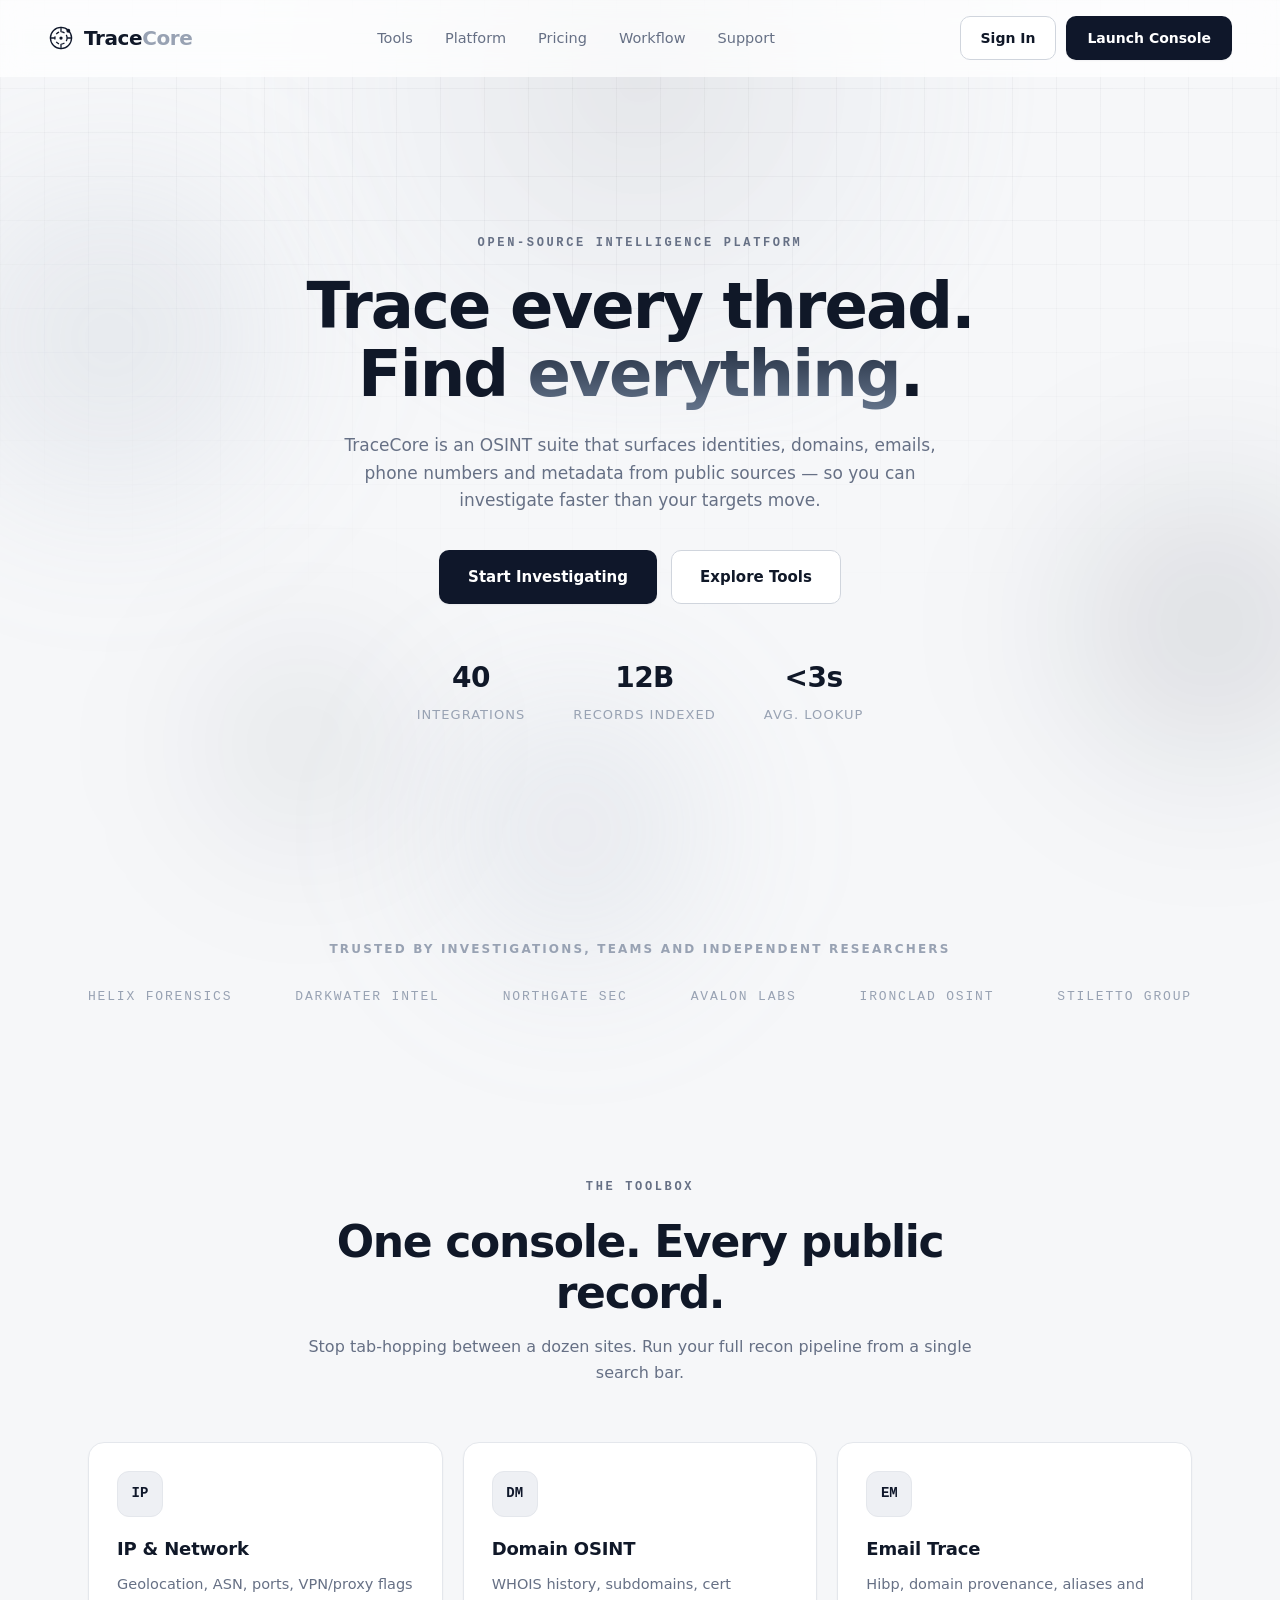
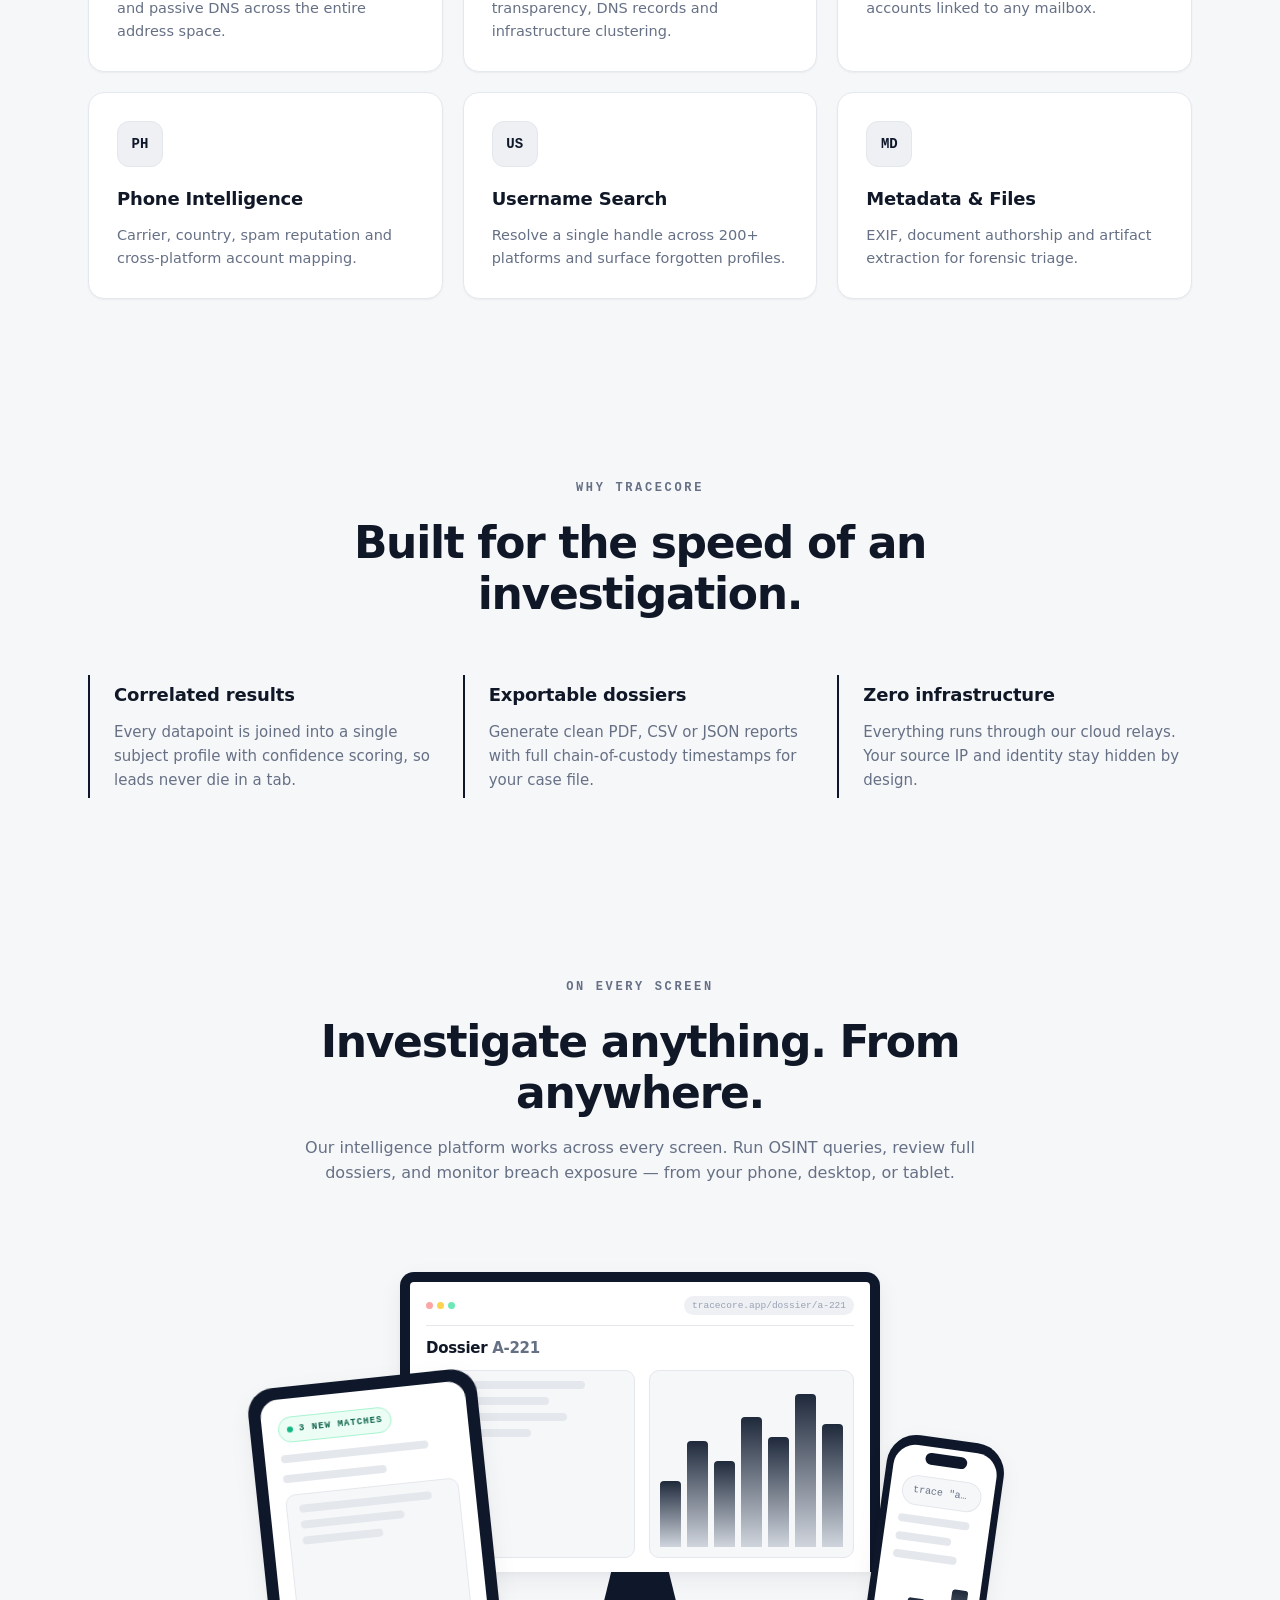
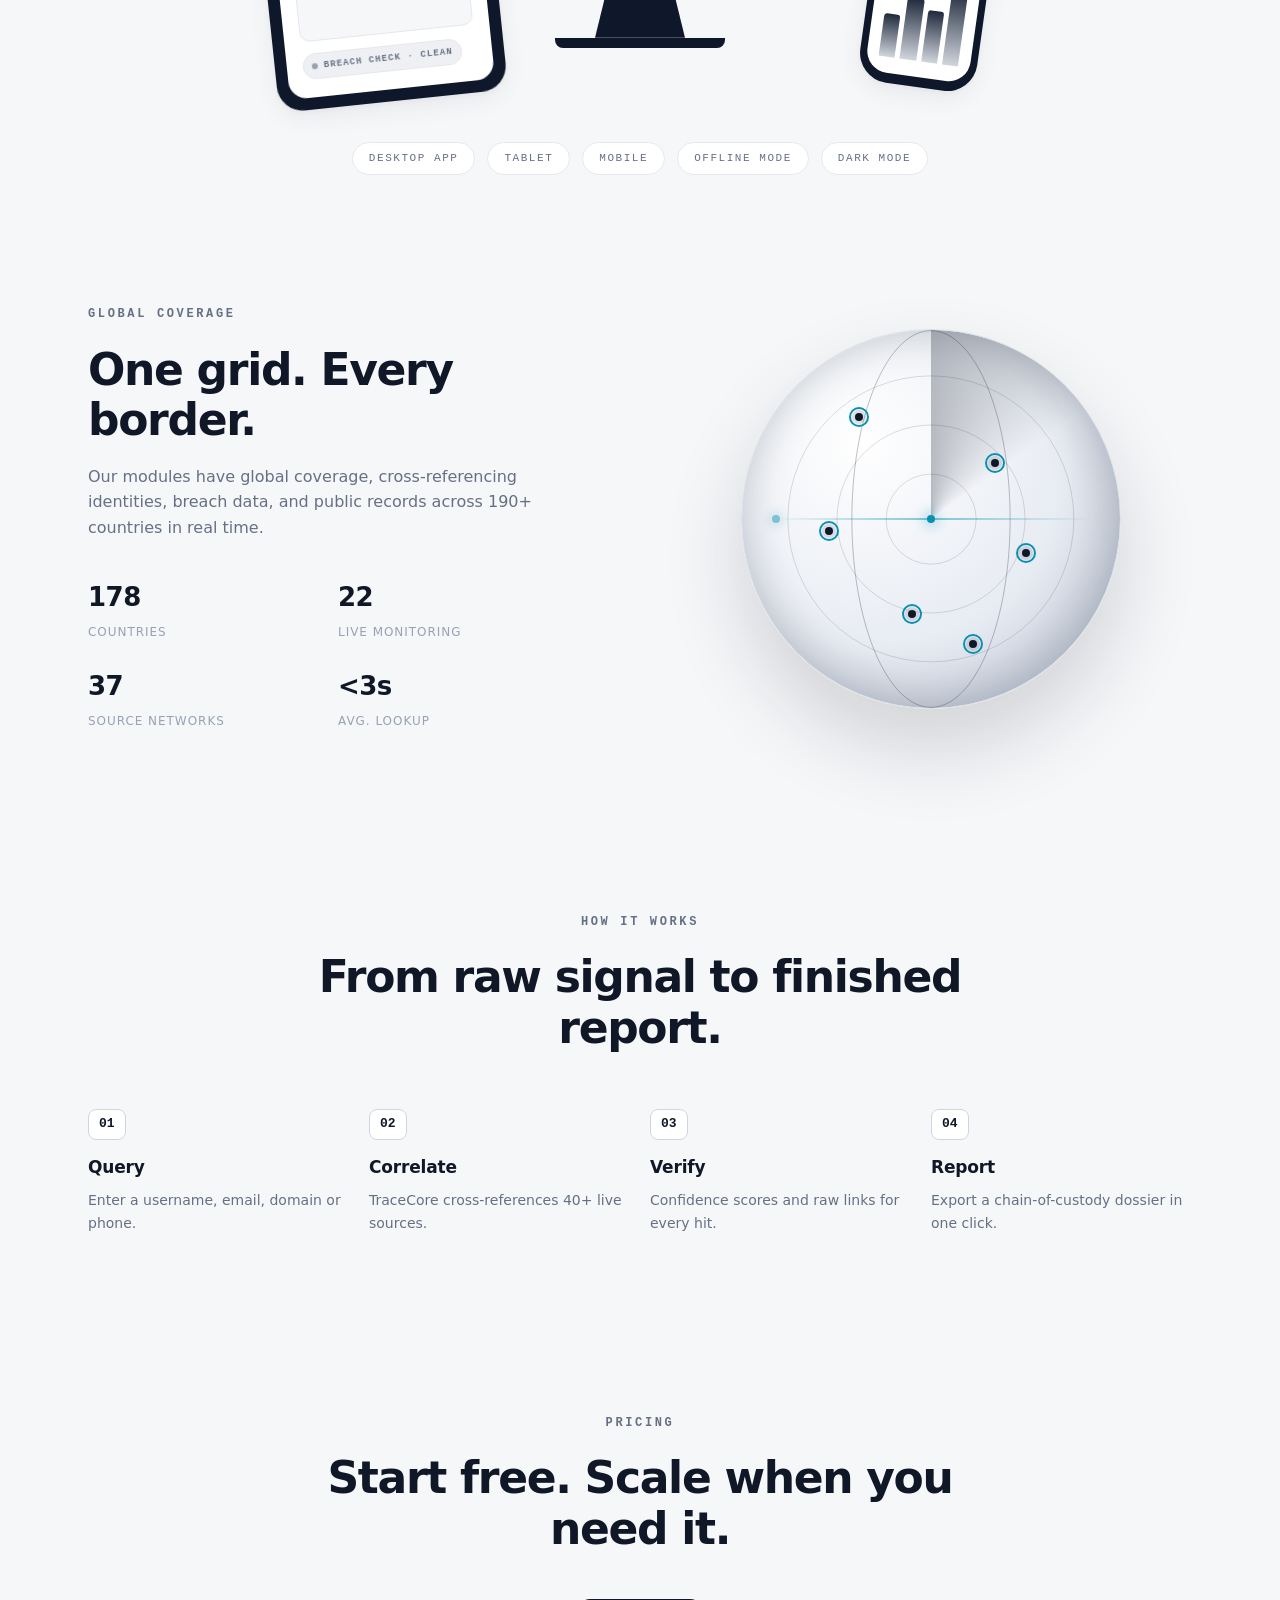
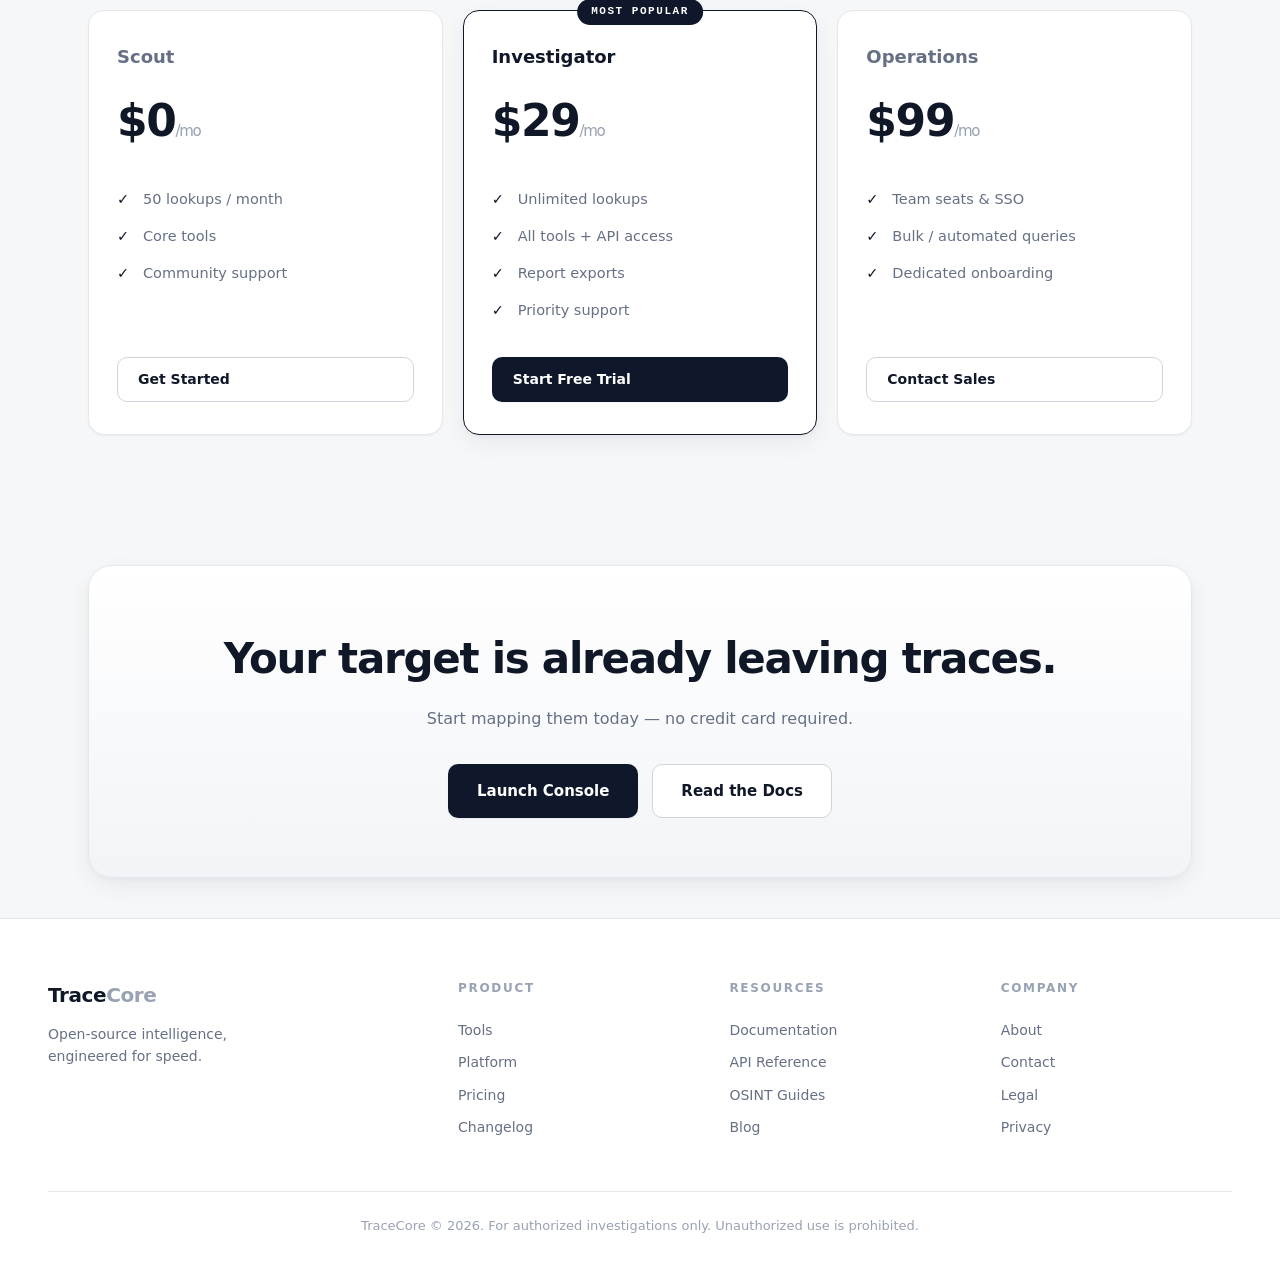
<file: index.html>
<!DOCTYPE html>
<html lang="en">

<head>
    <meta charset="UTF-8">
    <meta http-equiv="X-UA-Compatible" content="IE=edge">
    <meta name="viewport" content="width=device-width, initial-scale=1.0">
    <link rel="stylesheet" href="tracecore.css">
    <title>TraceCore — OSINT Intelligence Platform</title>
    <meta name="theme-color" content="#f6f7f9">
    <meta property="og:title" content="TraceCore — OSINT Intelligence Platform" />
    <meta property="og:type" content="website" />
    <meta property="og:description" content="Open-source intelligence that moves faster than your targets." />
</head>

<body>
    <div class="bg-grid"></div>
    <div class="bg-glow"></div>
    <div class="orb orb-1"></div>
    <div class="orb orb-2"></div>
    <div class="orb orb-3"></div>
    <div class="orb orb-4"></div>

    <header class="nav">
        <a href="#" class="brand">
            <span class="brand-mark">
                <svg viewBox="0 0 32 32" width="26" height="26" fill="none" aria-hidden="true">
                    <circle cx="16" cy="16" r="13" stroke="currentColor" stroke-width="1.6" />
                    <circle cx="16" cy="16" r="7.5" stroke="currentColor" stroke-width="1.6" stroke-dasharray="4 3" />
                    <circle cx="16" cy="16" r="2" fill="currentColor" />
                    <path d="M16 3v5M16 24v5M3 16h5M24 16h5" stroke="currentColor" stroke-width="1.6" stroke-linecap="round" />
                    <circle cx="25" cy="7" r="2.4" fill="#0f172a" />
                </svg>
            </span>
            <span class="brand-text">Trace<span>Core</span></span>
        </a>
        <nav class="links">
            <a href="#tools">Tools</a>
            <a href="#features">Platform</a>
            <a href="#pricing">Pricing</a>
            <a href="#workflow">Workflow</a>
            <a href="#support">Support</a>
        </nav>
        <div class="nav-actions">
            <a href="#" class="btn btn-ghost">Sign In</a>
            <a href="#" class="btn btn-primary">Launch Console</a>
        </div>
        <button class="menu-toggle" id="menuToggle" aria-label="Menu">
            <span></span><span></span><span></span>
        </button>
    </header>

    <section class="hero">
        <div class="hero-copy">
            <p class="eyebrow">OPEN-SOURCE INTELLIGENCE PLATFORM</p>
            <h1>Trace every thread.<br>Find <span class="accent">everything</span>.</h1>
            <p class="sub">
                TraceCore is an OSINT suite that surfaces identities, domains, emails, phone numbers and
                metadata from public sources — so you can investigate faster than your targets move.
            </p>
            <div class="hero-cta">
                <a href="#" class="btn btn-primary btn-lg">Start Investigating</a>
                <a href="#" class="btn btn-ghost btn-lg">Explore Tools</a>
            </div>
            <div class="hero-stats">
                <div class="stat"><strong>40+</strong><span>integrations</span></div>
                <div class="stat"><strong>12B</strong><span>records indexed</span></div>
                <div class="stat"><strong>&lt;3s</strong><span>avg. lookup</span></div>
            </div>
        </div>
    </section>

    <section class="logos">
        <p>Trusted by investigations, teams and independent researchers</p>
        <div class="logo-row">
            <span>HELIX&nbsp;FORENSICS</span>
            <span>DARKWATER&nbsp;INTEL</span>
            <span>NORTHGATE&nbsp;SEC</span>
            <span>AVALON&nbsp;LABS</span>
            <span>IRONCLAD&nbsp;OSINT</span>
            <span>STILETTO&nbsp;GROUP</span>
        </div>
    </section>

    <section class="tools" id="tools">
        <div class="section-head">
            <p class="eyebrow">THE TOOLBOX</p>
            <h2>One console. Every public record.</h2>
            <p>Stop tab-hopping between a dozen sites. Run your full recon pipeline from a single search bar.</p>
        </div>
        <div class="tool-grid">
            <article class="card">
                <div class="card-icon">IP</div>
                <h3>IP &amp; Network</h3>
                <p>Geolocation, ASN, ports, VPN/proxy flags and passive DNS across the entire address space.</p>
            </article>
            <article class="card">
                <div class="card-icon">DM</div>
                <h3>Domain OSINT</h3>
                <p>WHOIS history, subdomains, cert transparency, DNS records and infrastructure clustering.</p>
            </article>
            <article class="card">
                <div class="card-icon">EM</div>
                <h3>Email Trace</h3>
                <p>Hibp, domain provenance, aliases and accounts linked to any mailbox.</p>
            </article>
            <article class="card">
                <div class="card-icon">PH</div>
                <h3>Phone Intelligence</h3>
                <p>Carrier, country, spam reputation and cross-platform account mapping.</p>
            </article>
            <article class="card">
                <div class="card-icon">US</div>
                <h3>Username Search</h3>
                <p>Resolve a single handle across 200+ platforms and surface forgotten profiles.</p>
            </article>
            <article class="card">
                <div class="card-icon">MD</div>
                <h3>Metadata &amp; Files</h3>
                <p>EXIF, document authorship and artifact extraction for forensic triage.</p>
            </article>
        </div>
    </section>

    <section class="features" id="features">
        <div class="section-head">
            <p class="eyebrow">WHY TRACECORE</p>
            <h2>Built for the speed of an investigation.</h2>
        </div>
        <div class="feature-row">
            <div class="feature">
                <h3>Correlated results</h3>
                <p>Every datapoint is joined into a single subject profile with confidence scoring, so leads never die in a tab.</p>
            </div>
            <div class="feature">
                <h3>Exportable dossiers</h3>
                <p>Generate clean PDF, CSV or JSON reports with full chain-of-custody timestamps for your case file.</p>
            </div>
            <div class="feature">
                <h3>Zero infrastructure</h3>
                <p>Everything runs through our cloud relays. Your source IP and identity stay hidden by design.</p>
            </div>
        </div>
    </section>

    <section class="anywhere" id="anywhere">
        <div class="section-head">
            <p class="eyebrow">ON EVERY SCREEN</p>
            <h2>Investigate anything. From anywhere.</h2>
            <p>Our intelligence platform works across every screen. Run OSINT queries, review full dossiers, and monitor breach exposure — from your phone, desktop, or tablet.</p>
        </div>

        <div class="device-stage">
            <div class="dev-wrap dev-monitor">
                <div class="device monitor">
                    <div class="screen">
                        <div class="ui-bar">
                            <span class="ui-dots"><i></i><i></i><i></i></span>
                            <span class="ui-addr">tracecore.app/dossier/a-221</span>
                        </div>
                        <div class="ui-title">Dossier <em>A-221</em></div>
                        <div class="ui-cols">
                            <div class="ui-card">
                                <div class="ui-line w80"></div>
                                <div class="ui-line w60"></div>
                                <div class="ui-line w70"></div>
                                <div class="ui-line w50"></div>
                            </div>
                            <div class="ui-chart">
                                <span style="height:40%"></span>
                                <span style="height:64%"></span>
                                <span style="height:52%"></span>
                                <span style="height:78%"></span>
                                <span style="height:66%"></span>
                                <span style="height:92%"></span>
                                <span style="height:74%"></span>
                            </div>
                        </div>
                    </div>
                    <div class="monitor-stand"></div>
                    <div class="monitor-base"></div>
                </div>
            </div>

            <div class="dev-wrap dev-tablet">
                <div class="device tablet">
                    <div class="screen">
                        <div class="ui-chip"><i></i>3 NEW MATCHES</div>
                        <div class="ui-line w85"></div>
                        <div class="ui-line w60"></div>
                        <div class="ui-card">
                            <div class="ui-line w90"></div>
                            <div class="ui-line w70"></div>
                            <div class="ui-line w55"></div>
                        </div>
                        <div class="ui-chip quiet"><i></i>BREACH CHECK · CLEAN</div>
                    </div>
                </div>
            </div>

            <div class="dev-wrap dev-phone">
                <div class="device phone">
                    <span class="phone-notch"></span>
                    <div class="screen">
                        <div class="ui-search">trace "aiden.thorne"</div>
                        <div class="ui-line w90"></div>
                        <div class="ui-line w70"></div>
                        <div class="ui-line w80"></div>
                        <div class="ui-chart mini">
                            <span style="height:50%"></span>
                            <span style="height:72%"></span>
                            <span style="height:60%"></span>
                            <span style="height:88%"></span>
                        </div>
                    </div>
                </div>
            </div>
        </div>

        <div class="device-tags">
            <span>DESKTOP APP</span>
            <span>TABLET</span>
            <span>MOBILE</span>
            <span>OFFLINE MODE</span>
            <span>DARK MODE</span>
        </div>
    </section>

    <section class="global" id="global">
        <div class="global-copy">
            <p class="eyebrow">GLOBAL COVERAGE</p>
            <h2>One grid. Every border.</h2>
            <p>Our modules have global coverage, cross-referencing identities, breach data, and public records across 190+ countries in real time.</p>
            <div class="global-stats">
                <div class="stat"><strong>190+</strong><span>countries</span></div>
                <div class="stat"><strong>24/7</strong><span>live monitoring</span></div>
                <div class="stat"><strong>40+</strong><span>source networks</span></div>
                <div class="stat"><strong>&lt;3s</strong><span>avg. lookup</span></div>
            </div>
        </div>
        <div class="globe">
            <span class="globe-ring lat"></span>
            <span class="globe-ring lat"></span>
            <span class="globe-ring lat"></span>
            <span class="globe-lon"></span>
            <span class="globe-lon"></span>
            <span class="globe-lon"></span>
            <span class="globe-sweep"></span>
            <span class="node n1"></span>
            <span class="node n2"></span>
            <span class="node n3"></span>
            <span class="node n4"></span>
            <span class="node n5"></span>
            <span class="node n6"></span>
            <span class="globe-beam"></span>
            <div class="globe-core"></div>
        </div>
    </section>

    <section class="workflow" id="workflow">
        <div class="section-head">
            <p class="eyebrow">HOW IT WORKS</p>
            <h2>From raw signal to finished report.</h2>
        </div>
        <ol class="steps">
            <li><span class="step-num">01</span><h3>Query</h3><p>Enter a username, email, domain or phone.</p></li>
            <li><span class="step-num">02</span><h3>Correlate</h3><p>TraceCore cross-references 40+ live sources.</p></li>
            <li><span class="step-num">03</span><h3>Verify</h3><p>Confidence scores and raw links for every hit.</p></li>
            <li><span class="step-num">04</span><h3>Report</h3><p>Export a chain-of-custody dossier in one click.</p></li>
        </ol>
    </section>

    <section class="pricing" id="pricing">
        <div class="section-head">
            <p class="eyebrow">PRICING</p>
            <h2>Start free. Scale when you need it.</h2>
        </div>
        <div class="price-grid">
            <article class="price-card">
                <h3>Scout</h3>
                <p class="price">$0<span>/mo</span></p>
                <ul>
                    <li>50 lookups / month</li>
                    <li>Core tools</li>
                    <li>Community support</li>
                </ul>
                <a href="#" class="btn btn-ghost">Get Started</a>
            </article>
            <article class="price-card featured">
                <span class="tag">MOST POPULAR</span>
                <h3>Investigator</h3>
                <p class="price">$29<span>/mo</span></p>
                <ul>
                    <li>Unlimited lookups</li>
                    <li>All tools + API access</li>
                    <li>Report exports</li>
                    <li>Priority support</li>
                </ul>
                <a href="#" class="btn btn-primary">Start Free Trial</a>
            </article>
            <article class="price-card">
                <h3>Operations</h3>
                <p class="price">$99<span>/mo</span></p>
                <ul>
                    <li>Team seats &amp; SSO</li>
                    <li>Bulk / automated queries</li>
                    <li>Dedicated onboarding</li>
                </ul>
                <a href="#" class="btn btn-ghost">Contact Sales</a>
            </article>
        </div>
    </section>

    <section class="cta">
        <h2>Your target is already leaving traces.</h2>
        <p>Start mapping them today — no credit card required.</p>
        <div class="cta-buttons">
            <a href="#" class="btn btn-primary btn-lg">Launch Console</a>
            <a href="#" class="btn btn-ghost btn-lg">Read the Docs</a>
        </div>
    </section>

    <footer id="support">
        <div class="footer-grid">
            <div class="footer-brand">
                <span class="brand-text">Trace<span>Core</span></span>
                <p>Open-source intelligence, engineered for speed.</p>
            </div>
            <div class="footer-col">
                <h4>Product</h4>
                <a href="#tools">Tools</a>
                <a href="#features">Platform</a>
                <a href="#pricing">Pricing</a>
                <a href="#">Changelog</a>
            </div>
            <div class="footer-col">
                <h4>Resources</h4>
                <a href="#">Documentation</a>
                <a href="#">API Reference</a>
                <a href="#">OSINT Guides</a>
                <a href="#">Blog</a>
            </div>
            <div class="footer-col">
                <h4>Company</h4>
                <a href="#">About</a>
                <a href="#">Contact</a>
                <a href="#">Legal</a>
                <a href="#">Privacy</a>
            </div>
        </div>
        <div class="footer-bottom">
            <p>TraceCore &copy; 2026. For authorized investigations only. Unauthorized use is prohibited.</p>
        </div>
    </footer>

    <script src="tracecore.js"></script>
</body>

</html>
</file>
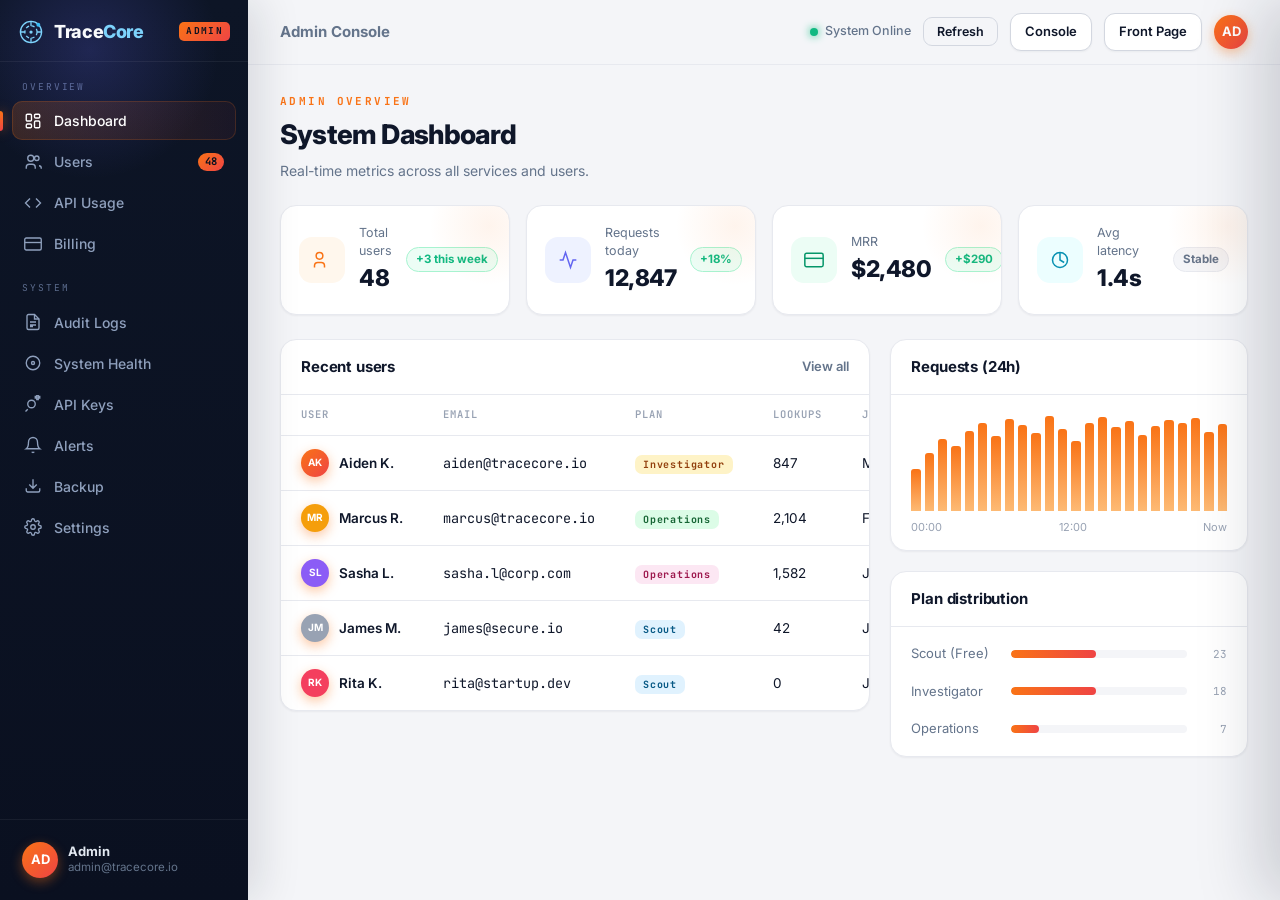
<file: admin.html>
<!DOCTYPE html>
<html lang="en">

<head>
    <meta charset="UTF-8">
    <meta http-equiv="X-UA-Compatible" content="IE=edge">
    <meta name="viewport" content="width=device-width, initial-scale=1.0">
    <link rel="preconnect" href="https://fonts.googleapis.com">
    <link rel="preconnect" href="https://fonts.gstatic.com" crossorigin>
    <link href="https://fonts.googleapis.com/css2?family=Inter:wght@400;500;600;700;800&family=JetBrains+Mono:wght@400;500;700&display=swap" rel="stylesheet">
    <link rel="stylesheet" href="admin.css">
    <title>TraceCore — Admin</title>
    <meta name="theme-color" content="#f6f7f9">
</head>

<body>
    <aside class="sidebar" id="sidebar">
        <div class="side-brand">
            <span class="brand-mark">
                <svg viewBox="0 0 32 32" width="26" height="26" fill="none" aria-hidden="true">
                    <circle cx="16" cy="16" r="13" stroke="currentColor" stroke-width="1.6" />
                    <circle cx="16" cy="16" r="7.5" stroke="currentColor" stroke-width="1.6" stroke-dasharray="4 3" />
                    <circle cx="16" cy="16" r="2" fill="currentColor" />
                    <path d="M16 3v5M16 24v5M3 16h5M24 16h5" stroke="currentColor" stroke-width="1.6" stroke-linecap="round" />
                    <circle cx="25" cy="7" r="2.4" fill="#38bdf8" />
                </svg>
            </span>
            <span class="brand-text">Trace<span>Core</span></span>
            <span class="admin-tag">ADMIN</span>
        </div>

        <nav class="side-nav">
            <p class="nav-group">OVERVIEW</p>
            <a href="#" class="nav-item active" data-page="dashboard">
                <svg viewBox="0 0 24 24" width="18" height="18" fill="none" stroke="currentColor" stroke-width="1.8"><rect x="3" y="3" width="7" height="9" rx="1.5"/><rect x="14" y="3" width="7" height="5" rx="1.5"/><rect x="14" y="12" width="7" height="9" rx="1.5"/><rect x="3" y="16" width="7" height="5" rx="1.5"/></svg>
                <span>Dashboard</span>
            </a>
            <a href="#" class="nav-item" data-page="users">
                <svg viewBox="0 0 24 24" width="18" height="18" fill="none" stroke="currentColor" stroke-width="1.8"><circle cx="9" cy="7" r="4"/><path d="M3 21v-2a4 4 0 0 1 4-4h4a4 4 0 0 1 4 4v2"/><circle cx="17" cy="7" r="3"/><path d="M23 21v-1a3 3 0 0 0-3-3"/></svg>
                <span>Users</span>
                <span class="badge">48</span>
            </a>
            <a href="#" class="nav-item" data-page="api">
                <svg viewBox="0 0 24 24" width="18" height="18" fill="none" stroke="currentColor" stroke-width="1.8"><path d="m8 6-6 6 6 6"/><path d="M16 6l6 6-6 6"/></svg>
                <span>API Usage</span>
            </a>
            <a href="#" class="nav-item" data-page="billing">
                <svg viewBox="0 0 24 24" width="18" height="18" fill="none" stroke="currentColor" stroke-width="1.8"><rect x="1" y="4" width="22" height="16" rx="2"/><path d="M1 10h22"/></svg>
                <span>Billing</span>
            </a>

            <p class="nav-group">SYSTEM</p>
            <a href="#" class="nav-item" data-page="logs">
                <svg viewBox="0 0 24 24" width="18" height="18" fill="none" stroke="currentColor" stroke-width="1.8"><path d="M14 2H6a2 2 0 0 0-2 2v16a2 2 0 0 0 2 2h12a2 2 0 0 0 2-2V8z"/><polyline points="14 2 14 8 20 8"/><path d="M8 12h8M8 16h8M8 18h4"/></svg>
                <span>Audit Logs</span>
            </a>
            <a href="#" class="nav-item" data-page="health">
                <svg viewBox="0 0 24 24" width="18" height="18" fill="none" stroke="currentColor" stroke-width="1.8"><circle cx="12" cy="12" r="2"/><path d="M21 12a9 9 0 1 1-18 0 9 9 0 0 1 18 0z"/></svg>
                <span>System Health</span>
            </a>
            <a href="#" class="nav-item" data-page="keys">
                <svg viewBox="0 0 24 24" width="18" height="18" fill="none" stroke="currentColor" stroke-width="1.8"><path d="M21 2v2h-2v2h-2V4h-2V2h2V0h2v2h2zM10 17a5 5 0 1 0 0-10 5 5 0 0 0 0 10zM2 22l3-3"/></svg>
                <span>API Keys</span>
            </a>
            <a href="#" class="nav-item" data-page="alerts">
                <svg viewBox="0 0 24 24" width="18" height="18" fill="none" stroke="currentColor" stroke-width="1.8"><path d="M18 8a6 6 0 1 0-12 0c0 7-3 9-3 9h18s-3-2-3-9M13.7 21a2 2 0 0 1-3.4 0"/></svg>
                <span>Alerts</span>
            </a>
            <a href="#" class="nav-item" data-page="backup">
                <svg viewBox="0 0 24 24" width="18" height="18" fill="none" stroke="currentColor" stroke-width="1.8"><path d="M21 15v3a2 2 0 0 1-2 2H5a2 2 0 0 1-2-2v-3M7 10l5 5 5-5M12 15V3"/></svg>
                <span>Backup</span>
            </a>
            <a href="#" class="nav-item" data-page="settings">
                <svg viewBox="0 0 24 24" width="18" height="18" fill="none" stroke="currentColor" stroke-width="1.8"><circle cx="12" cy="12" r="3"/><path d="M19.4 15a1.65 1.65 0 0 0 .33 1.82l.06.06a2 2 0 1 1-2.83 2.83l-.06-.06a1.65 1.65 0 0 0-1.82-.33 1.65 1.65 0 0 0-1 1.51V21a2 2 0 1 1-4 0v-.09a1.65 1.65 0 0 0-1.08-1.51 1.65 1.65 0 0 0-1.82.33l-.06.06a2 2 0 1 1-2.83-2.83l.06-.06a1.65 1.65 0 0 0 .33-1.82 1.65 1.65 0 0 0-1.51-1H3a2 2 0 1 1 0-4h.09a1.65 1.65 0 0 0 1.51-1.08 1.65 1.65 0 0 0-.33-1.82l-.06-.06a2 2 0 1 1 2.83-2.83l.06.06a1.65 1.65 0 0 0 1.82.33h.01a1.65 1.65 0 0 0 1-1.51V3a2 2 0 1 1 4 0v.09a1.65 1.65 0 0 0 1.08 1.51 1.65 1.65 0 0 0 1.82-.33l.06-.06a2 2 0 1 1 2.83 2.83l-.06.06a1.65 1.65 0 0 0-.33 1.82V9a1.65 1.65 0 0 0 1.51 1H21a2 2 0 1 1 0 4h-.09a1.65 1.65 0 0 0-1.51 1z"/></svg>
                <span>Settings</span>
            </a>
        </nav>

        <div class="side-foot">
            <div class="side-user">
                <span class="avatar">AD</span>
                <div>
                    <strong>Admin</strong>
                    <p>admin@tracecore.io</p>
                </div>
            </div>
        </div>
    </aside>

    <div class="overlay" id="overlay"></div>

    <main class="main">
        <header class="topbar">
            <button class="menu-btn" id="menuBtn" aria-label="Menu">
                <svg viewBox="0 0 24 24" width="22" height="22" fill="none" stroke="currentColor" stroke-width="2"><path d="M4 6h16M4 12h16M4 18h16"/></svg>
            </button>
            <span class="top-title">Admin Console</span>
            <div class="top-actions">
                <span class="top-stat"><span class="dot live-dot"></span>System Online</span>
                <button class="icon-btn" onclick="window.location.reload()">Refresh</button>
                <a href="panel.html" class="btn btn-ghost sm">Console</a>
                <a href="tracecore.html" class="btn btn-ghost sm">Front Page</a>
                <span class="avatar sm">AD</span>
            </div>
        </header>

        <!-- ============ DASHBOARD ============ -->
        <section class="page active" id="page-dashboard">
            <div class="page-head">
                <div>
                    <p class="eyebrow">ADMIN OVERVIEW</p>
                    <h1>System Dashboard</h1>
                    <p class="page-sub">Real-time metrics across all services and users.</p>
                </div>
            </div>

            <div class="stat-grid four">
                <div class="stat-card">
                    <div class="stat-ic ic-a"><svg viewBox="0 0 24 24" width="20" height="20" fill="none" stroke="currentColor" stroke-width="1.8"><circle cx="9" cy="7" r="4"/><path d="M3 21v-2a4 4 0 0 1 4-4h4a4 4 0 0 1 4 4v2"/></svg></div>
                    <div class="stat-meta"><span>Total users</span><strong id="statUsers">48</strong></div>
                    <div class="stat-trend up">+3 this week</div>
                </div>
                <div class="stat-card">
                    <div class="stat-ic ic-b"><svg viewBox="0 0 24 24" width="20" height="20" fill="none" stroke="currentColor" stroke-width="1.8"><path d="M22 12h-4l-3 9L9 3l-3 9H2"/></svg></div>
                    <div class="stat-meta"><span>Requests today</span><strong id="statReq">12,847</strong></div>
                    <div class="stat-trend up">+18%</div>
                </div>
                <div class="stat-card">
                    <div class="stat-ic ic-c"><svg viewBox="0 0 24 24" width="20" height="20" fill="none" stroke="currentColor" stroke-width="1.8"><rect x="1" y="4" width="22" height="16" rx="2"/><path d="M1 10h22"/></svg></div>
                    <div class="stat-meta"><span>MRR</span><strong id="statMRR">$2,480</strong></div>
                    <div class="stat-trend up">+$290</div>
                </div>
                <div class="stat-card">
                    <div class="stat-ic ic-d"><svg viewBox="0 0 24 24" width="20" height="20" fill="none" stroke="currentColor" stroke-width="1.8"><circle cx="12" cy="12" r="9"/><path d="M12 3v9l5 3"/></svg></div>
                    <div class="stat-meta"><span>Avg latency</span><strong id="statLat">1.4s</strong></div>
                    <div class="stat-trend ok">Stable</div>
                </div>
            </div>

            <div class="content-grid">
                <div class="panel">
                    <div class="panel-head"><h2>Recent users</h2><a href="#" class="panel-link" data-goto="users">View all</a></div>
                    <div class="table-wrap">
                        <table>
                            <thead><tr><th>User</th><th>Email</th><th>Plan</th><th>Lookups</th><th>Joined</th><th>Status</th></tr></thead>
                            <tbody>
                                <tr><td><div class="user-cell"><span class="avatar xs">AK</span><strong>Aiden K.</strong></div></td><td class="mono">aiden@tracecore.io</td><td><span class="tag tag-domain">Investigator</span></td><td>847</td><td>Mar 11</td><td><span class="status ok">Active</span></td></tr>
                                <tr><td><div class="user-cell"><span class="avatar xs" style="background:var(--amber)">MR</span><strong>Marcus R.</strong></div></td><td class="mono">marcus@tracecore.io</td><td><span class="tag tag-ip">Operations</span></td><td>2,104</td><td>Feb 3</td><td><span class="status ok">Active</span></td></tr>
                                <tr><td><div class="user-cell"><span class="avatar xs" style="background:#8b5cf6">SL</span><strong>Sasha L.</strong></div></td><td class="mono">sasha.l@corp.com</td><td><span class="tag tag-phone">Operations</span></td><td>1,582</td><td>Jan 17</td><td><span class="status ok">Active</span></td></tr>
                                <tr><td><div class="user-cell"><span class="avatar xs" style="background:var(--dim)">JM</span><strong>James M.</strong></div></td><td class="mono">james@secure.io</td><td><span class="tag tag-user">Scout</span></td><td>42</td><td>Jul 28</td><td><span class="status idle">Idle</span></td></tr>
                                <tr><td><div class="user-cell"><span class="avatar xs" style="background:#f43f5e">RK</span><strong>Rita K.</strong></div></td><td class="mono">rita@startup.dev</td><td><span class="tag tag-user">Scout</span></td><td>0</td><td>Jul 14</td><td><span class="status off">Suspended</span></td></tr>
                            </tbody>
                        </table>
                    </div>
                </div>

                <div class="side-col">
                    <div class="panel">
                        <div class="panel-head"><h2>Requests (24h)</h2></div>
                        <div class="chart-block">
                            <div class="sparkline">
                                <span style="height:42%"></span><span style="height:58%"></span><span style="height:72%"></span><span style="height:65%"></span><span style="height:80%"></span>
                                <span style="height:88%"></span><span style="height:75%"></span><span style="height:92%"></span><span style="height:86%"></span><span style="height:78%"></span>
                                <span style="height:95%"></span><span style="height:82%"></span><span style="height:70%"></span><span style="height:88%"></span><span style="height:94%"></span>
                                <span style="height:84%"></span><span style="height:90%"></span><span style="height:76%"></span><span style="height:85%"></span><span style="height:91%"></span>
                                <span style="height:88%"></span><span style="height:93%"></span><span style="height:79%"></span><span style="height:87%"></span>
                            </div>
                            <div class="chart-labels"><span>00:00</span><span>12:00</span><span>Now</span></div>
                        </div>
                    </div>

                    <div class="panel">
                        <div class="panel-head"><h2>Plan distribution</h2></div>
                        <div class="dist-list">
                            <div class="dist-row"><span>Scout (Free)</span><i class="dist-bar"><b style="width:48%"></b></i><small>23</small></div>
                            <div class="dist-row"><span>Investigator</span><i class="dist-bar"><b style="width:48%"></b></i><small>18</small></div>
                            <div class="dist-row"><span>Operations</span><i class="dist-bar"><b style="width:16%"></b></i><small>7</small></div>
                        </div>
                    </div>
                </div>
            </div>
        </section>

        <!-- ============ USERS ============ -->
        <section class="page" id="page-users">
            <div class="page-head">
                <div>
                    <p class="eyebrow">MANAGEMENT</p>
                    <h1>Users</h1>
                    <p class="page-sub">48 registered users across 3 plans.</p>
                </div>
                <div class="head-actions">
                    <div class="search sm">
                        <svg viewBox="0 0 24 24" width="16" height="16" fill="none" stroke="currentColor" stroke-width="2"><circle cx="11" cy="11" r="7"/><path d="m21 21-4-4"/></svg>
                        <input type="text" placeholder="Search users...">
                    </div>
                    <button class="btn btn-primary">Add User</button>
                </div>
            </div>

            <div class="panel">
                <div class="bulk-bar" id="bulkBar">
                    <span id="bulkCount">0 selected</span>
                    <button class="icon-btn bulk-act" data-bulk="suspend">Suspend</button>
                    <button class="icon-btn bulk-act" data-bulk="delete" style="color:var(--red)">Delete</button>
                </div>
                <div class="table-wrap">
                    <table>
                        <thead><tr><th><input type="checkbox" id="selectAll" class="user-check"></th><th>User</th><th>Email</th><th>Plan</th><th>Lookups (mo)</th><th>API keys</th><th>Joined</th><th>Status</th><th></th></tr></thead>
                        <tbody>
                            <tr><td><input type="checkbox" class="user-check"></td><td><div class="user-cell"><span class="avatar xs">AK</span><strong>Aiden K.</strong></div></td><td class="mono">aiden@tracecore.io</td><td><span class="tag tag-domain">Investigator</span></td><td>847 / Unlimited</td><td>2</td><td>Mar 11, 2026</td><td><span class="status ok">Active</span></td><td><button class="icon-btn">Manage</button></td></tr>
                            <tr><td><input type="checkbox" class="user-check"></td><td><div class="user-cell"><span class="avatar xs" style="background:var(--amber)">MR</span><strong>Marcus R.</strong></div></td><td class="mono">marcus@tracecore.io</td><td><span class="tag tag-ip">Operations</span></td><td>2,104 / Unlimited</td><td>4</td><td>Feb 3, 2026</td><td><span class="status ok">Active</span></td><td><button class="icon-btn">Manage</button></td></tr>
                            <tr><td><input type="checkbox" class="user-check"></td><td><div class="user-cell"><span class="avatar xs" style="background:#8b5cf6">SL</span><strong>Sasha L.</strong></div></td><td class="mono">sasha.l@corp.com</td><td><span class="tag tag-ip">Operations</span></td><td>1,582 / Unlimited</td><td>1</td><td>Jan 17, 2026</td><td><span class="status ok">Active</span></td><td><button class="icon-btn">Manage</button></td></tr>
                            <tr><td><input type="checkbox" class="user-check"></td><td><div class="user-cell"><span class="avatar xs" style="background:var(--dim)">JM</span><strong>James M.</strong></div></td><td class="mono">james@secure.io</td><td><span class="tag tag-user">Scout</span></td><td>42 / 50</td><td>1</td><td>Jul 28, 2026</td><td><span class="status idle">Idle</span></td><td><button class="icon-btn">Manage</button></td></tr>
                            <tr><td><input type="checkbox" class="user-check"></td><td><div class="user-cell"><span class="avatar xs" style="background:#f43f5e">RK</span><strong>Rita K.</strong></div></td><td class="mono">rita@startup.dev</td><td><span class="tag tag-user">Scout</span></td><td>0 / 50</td><td>0</td><td>Jul 14, 2026</td><td><span class="status off">Suspended</span></td><td><button class="icon-btn">Manage</button></td></tr>
                            <tr><td><input type="checkbox" class="user-check"></td><td><div class="user-cell"><span class="avatar xs" style="background:var(--green)">TP</span><strong>Tomas P.</strong></div></td><td class="mono">tomas@agency.io</td><td><span class="tag tag-domain">Investigator</span></td><td>612 / Unlimited</td><td>1</td><td>Apr 22, 2026</td><td><span class="status ok">Active</span></td><td><button class="icon-btn">Manage</button></td></tr>
                            <tr><td><input type="checkbox" class="user-check"></td><td><div class="user-cell"><span class="avatar xs" style="background:#ec4899">NW</span><strong>Nina W.</strong></div></td><td class="mono">nina@startup.dev</td><td><span class="tag tag-user">Scout</span></td><td>28 / 50</td><td>1</td><td>Jun 5, 2026</td><td><span class="status ok">Active</span></td><td><button class="icon-btn">Manage</button></td></tr>
                            <tr><td><input type="checkbox" class="user-check"></td><td><div class="user-cell"><span class="avatar xs" style="background:#38bdf8">DH</span><strong>Dan H.</strong></div></td><td class="mono">dan.h@altmail.io</td><td><span class="tag tag-domain">Investigator</span></td><td>1,982 / Unlimited</td><td>3</td><td>Jan 8, 2026</td><td><span class="status ok">Active</span></td><td><button class="icon-btn">Manage</button></td></tr>
                        </tbody>
                    </table>
                </div>
                <div class="table-foot"><span>Showing 8 of 48 users</span><div class="pager"><button class="icon-btn active">1</button><button class="icon-btn">2</button><button class="icon-btn">3</button><button class="icon-btn">Next</button></div></div>
            </div>
        </section>

        <!-- ============ API USAGE ============ -->
        <section class="page" id="page-api">
            <div class="page-head">
                <div>
                    <p class="eyebrow">ANALYTICS</p>
                    <h1>API Usage</h1>
                    <p class="page-sub">32,605 lookups this month across 48 active keys.</p>
                </div>
                <div class="head-actions">
                    <button class="btn btn-ghost">Export CSV</button>
                </div>
            </div>

            <div class="stat-grid three">
                <div class="stat-card"><div class="stat-ic ic-a"><svg viewBox="0 0 24 24" width="20" height="20" fill="none" stroke="currentColor" stroke-width="1.8"><path d="M22 12h-4l-3 9L9 3l-3 9H2"/></svg></div><div class="stat-meta"><span>Total requests</span><strong>32,605</strong></div><div class="stat-trend up">+12%</div></div>
                <div class="stat-card"><div class="stat-ic ic-b"><svg viewBox="0 0 24 24" width="20" height="20" fill="none" stroke="currentColor" stroke-width="1.8"><rect x="3" y="3" width="8" height="8" rx="2"/><rect x="13" y="3" width="8" height="8" rx="2"/></svg></div><div class="stat-meta"><span>Active keys</span><strong>48</strong></div><div class="stat-trend ok">All active</div></div>
                <div class="stat-card"><div class="stat-ic ic-c"><svg viewBox="0 0 24 24" width="20" height="20" fill="none" stroke="currentColor" stroke-width="1.8"><circle cx="12" cy="12" r="9"/><path d="M12 3v9l5 3"/></svg></div><div class="stat-meta"><span>Avg latency</span><strong>1.42s</strong></div><div class="stat-trend ok">-0.1s</div></div>
            </div>

            <div class="panel">
                <div class="panel-head"><h2>Top users by request volume</h2></div>
                <div class="table-wrap">
                    <table>
                        <thead><tr><th>User</th><th>API key prefix</th><th>Requests</th><th>Avg latency</th><th>Error rate</th><th>Last used</th></tr></thead>
                        <tbody>
                            <tr><td><div class="user-cell"><span class="avatar xs" style="background:var(--amber)">MR</span><strong>Marcus R.</strong></div></td><td class="mono">tc_live_4f8a...</td><td>8,412</td><td>1.2s</td><td><span class="conf">0.3%</span></td><td>2 min ago</td></tr>
                            <tr><td><div class="user-cell"><span class="avatar xs">AK</span><strong>Aiden K.</strong></div></td><td class="mono">tc_live_9d4f...</td><td>6,128</td><td>1.5s</td><td><span class="conf">0.1%</span></td><td>14 min ago</td></tr>
                            <tr><td><div class="user-cell"><span class="avatar xs" style="background:#8b5cf6">SL</span><strong>Sasha L.</strong></div></td><td class="mono">tc_live_b72c...</td><td>5,890</td><td>0.9s</td><td><span class="conf">0.4%</span></td><td>8 min ago</td></tr>
                            <tr><td><div class="user-cell"><span class="avatar xs" style="background:#38bdf8">DH</span><strong>Dan H.</strong></div></td><td class="mono">tc_live_2e1a...</td><td>4,224</td><td>1.8s</td><td><span class="conf">0.7%</span></td><td>22 min ago</td></tr>
                            <tr><td><div class="user-cell"><span class="avatar xs" style="background:var(--green)">TP</span><strong>Tomas P.</strong></div></td><td class="mono">tc_live_c8d7...</td><td>2,941</td><td>1.1s</td><td><span class="conf low">2.1%</span></td><td>1 hr ago</td></tr>
                        </tbody>
                    </table>
                </div>
            </div>
        </section>

        <!-- ============ BILLING ============ -->
        <section class="page" id="page-billing">
            <div class="page-head">
                <div>
                    <p class="eyebrow">FINANCE</p>
                    <h1>Billing</h1>
                    <p class="page-sub">$2,480 MRR · 48 paying users · 9 trials active.</p>
                </div>
            </div>

            <div class="stat-grid three">
                <div class="stat-card"><div class="stat-ic ic-b"><svg viewBox="0 0 24 24" width="20" height="20" fill="none" stroke="currentColor" stroke-width="1.8"><rect x="1" y="4" width="22" height="16" rx="2"/></svg></div><div class="stat-meta"><span>MRR</span><strong>$2,480</strong></div><div class="stat-trend up">+$290</div></div>
                <div class="stat-card"><div class="stat-ic ic-a"><svg viewBox="0 0 24 24" width="20" height="20" fill="none" stroke="currentColor" stroke-width="1.8"><circle cx="9" cy="7" r="4"/><path d="M3 21v-2a4 4 0 0 1 4-4h4a4 4 0 0 1 4 4v2"/></svg></div><div class="stat-meta"><span>Paying users</span><strong>25</strong></div><div class="stat-trend up">+2</div></div>
                <div class="stat-card"><div class="stat-ic ic-d"><svg viewBox="0 0 24 24" width="20" height="20" fill="none" stroke="currentColor" stroke-width="1.8"><circle cx="12" cy="12" r="9"/><path d="M12 3v9l5 3"/></svg></div><div class="stat-meta"><span>Trials active</span><strong>9</strong></div><div class="stat-trend ok">Converting</div></div>
            </div>

            <div class="content-grid">
                <div class="panel">
                    <div class="panel-head"><h2>Recent invoices</h2></div>
                    <div class="table-wrap">
                        <table>
                            <thead><tr><th>Invoice</th><th>User</th><th>Plan</th><th>Amount</th><th>Date</th><th>Status</th></tr></thead>
                            <tbody>
                                <tr><td class="mono">INV-2026-042</td><td>Marcus R.</td><td>Operations</td><td>$99.00</td><td>Aug 1, 2026</td><td><span class="status ok">Paid</span></td></tr>
                                <tr><td class="mono">INV-2026-041</td><td>Aiden K.</td><td>Investigator</td><td>$29.00</td><td>Aug 1, 2026</td><td><span class="status ok">Paid</span></td></tr>
                                <tr><td class="mono">INV-2026-040</td><td>Sasha L.</td><td>Operations</td><td>$99.00</td><td>Jul 31, 2026</td><td><span class="status ok">Paid</span></td></tr>
                                <tr><td class="mono">INV-2026-039</td><td>Dan H.</td><td>Investigator</td><td>$29.00</td><td>Jul 30, 2026</td><td><span class="status ok">Paid</span></td></tr>
                                <tr><td class="mono">INV-2026-038</td><td>Tomas P.</td><td>Investigator</td><td>$29.00</td><td>Jul 28, 2026</td><td><span class="status warn">Pending</span></td></tr>
                            </tbody>
                        </table>
                    </div>
                </div>

                <div class="panel">
                    <div class="panel-head"><h2>Revenue breakdown</h2></div>
                    <div class="rev-block">
                        <div class="rev-card"><strong>Operations × 7</strong><span>$693/mo</span><i class="rev-bar"><b style="width:28%"></b></i></div>
                        <div class="rev-card"><strong>Investigator × 18</strong><span>$522/mo</span><i class="rev-bar"><b style="width:21%"></b></i></div>
                        <div class="rev-card"><strong>Scout (Free) × 23</strong><span>$0/mo</span><i class="rev-bar empty"><b style="width:0%"></b></i></div>
                    </div>
                </div>
            </div>
        </section>

        <!-- ============ AUDIT LOGS ============ -->
        <section class="page" id="page-logs">
            <div class="page-head">
                <div>
                    <p class="eyebrow">SECURITY</p>
                    <h1>Audit Logs</h1>
                    <p class="page-sub">1,204 events recorded in the last 30 days.</p>
                </div>
                <div class="head-actions">
                    <button class="btn btn-ghost">Filter</button>
                    <button class="btn btn-ghost">Export</button>
                </div>
            </div>

            <div class="panel">
                <div class="table-wrap">
                    <table>
                        <thead><tr><th>Event</th><th>User</th><th>IP</th><th>Details</th><th>Timestamp</th></tr></thead>
                        <tbody>
                            <tr><td><span class="log-ev warn">SUSPENSION</span></td><td>Rita K.</td><td class="mono">203.0.113.45</td><td>Account suspended due to TOS violation</td><td>Today · 14:22 UTC</td></tr>
                            <tr><td><span class="log-ev ok">LOGIN</span></td><td>Marcus R.</td><td class="mono">198.51.100.22</td><td>Successful login via SSO</td><td>Today · 13:10 UTC</td></tr>
                            <tr><td><span class="log-ev info">KEY_GEN</span></td><td>Aiden K.</td><td class="mono">192.0.2.141</td><td>New API key generated (key #3)</td><td>Today · 11:45 UTC</td></tr>
                            <tr><td><span class="log-ev ok">PLAN_UPGRADE</span></td><td>James M.</td><td class="mono">203.0.113.90</td><td>Upgraded from Scout to Investigator</td><td>Today · 09:30 UTC</td></tr>
                            <tr><td><span class="log-ev info">EXPORT</span></td><td>Sasha L.</td><td class="mono">198.51.100.45</td><td>Exported dossier A-221 as PDF</td><td>Yesterday · 18:12 UTC</td></tr>
                            <tr><td><span class="log-ev warn">RATE_LIMIT</span></td><td>Rita K.</td><td class="mono">203.0.113.45</td><td>Rate limit triggered (120 req in 60s)</td><td>Yesterday · 15:47 UTC</td></tr>
                            <tr><td><span class="log-ev ok">LOGIN</span></td><td>Dan H.</td><td class="mono">192.0.2.12</td><td>Successful login via password</td><td>Yesterday · 10:05 UTC</td></tr>
                            <tr><td><span class="log-ev info">INVITE</span></td><td>Admin</td><td class="mono">198.51.100.1</td><td>Invited nina@startup.dev to workspace</td><td>Jun 5, 2026</td></tr>
                        </tbody>
                    </table>
                </div>
            </div>
        </section>

        <!-- ============ SYSTEM HEALTH ============ -->
        <section class="page" id="page-health">
            <div class="page-head">
                <div>
                    <p class="eyebrow">INFRASTRUCTURE</p>
                    <h1>System Health</h1>
                    <p class="page-sub">All systems operational. Last incident: 14 days ago.</p>
                </div>
                <button class="btn btn-ghost">Run diagnostic</button>
            </div>

            <div class="health-grid">
                <div class="health-card ok">
                    <div class="hc-top"><span class="hc-dot"></span><h3>API Gateway</h3><span class="hc-stat">99.98%</span></div>
                    <p>Latency: 1.2s avg · P99: 3.8s</p>
                    <div class="hc-meta"><span>Region: US-East</span><span>Uptime: 31 days</span></div>
                </div>
                <div class="health-card ok">
                    <div class="hc-top"><span class="hc-dot"></span><h3>Breach Indexer</h3><span class="hc-stat">99.95%</span></div>
                    <p>42/42 sources synced · Last sweep: 4 min ago</p>
                    <div class="hc-meta"><span>Index size: 12.4B records</span><span>Throughput: 840/s</span></div>
                </div>
                <div class="health-card ok">
                    <div class="hc-top"><span class="hc-dot"></span><h3>Relay Network</h3><span class="hc-stat">100%</span></div>
                    <p>18 exit nodes online · No degradation</p>
                    <div class="hc-meta"><span>Avg anonymity: 2.4 hops</span><span>Bandwidth: 4.2 Gbps</span></div>
                </div>
                <div class="health-card warn">
                    <div class="hc-top"><span class="hc-dot w"></span><h3>Notification Service</h3><span class="hc-stat">97.4%</span></div>
                    <p>Degraded — email queue building up (2 min lag)</p>
                    <div class="hc-meta"><span>Queue length: 1,428</span><span>Est. recovery: 8 min</span></div>
                </div>
                <div class="health-card ok">
                    <div class="hc-top"><span class="hc-dot"></span><h3>Database Cluster</h3><span class="hc-stat">99.99%</span></div>
                    <p>Primary: 44ms write · Replica: 12ms read</p>
                    <div class="hc-meta"><span>Connections: 84/200</span><span>Replication lag: 0s</span></div>
                </div>
                <div class="health-card ok">
                    <div class="hc-top"><span class="hc-dot"></span><h3>Cache Layer</h3><span class="hc-stat">100%</span></div>
                    <p>Hit ratio: 94.2% · Evictions: 0</p>
                    <div class="hc-meta"><span>Memory: 2.1/4 GB</span><span>Connected: 4 nodes</span></div>
                </div>
            </div>
        </section>

        <!-- ============ API KEYS ============ -->
        <section class="page" id="page-keys">
            <div class="page-head">
                <div>
                    <p class="eyebrow">SECURITY</p>
                    <h1>API Keys</h1>
                    <p class="page-sub" id="keysStats">61 keys across 48 users · 3 revoked · 58 active</p>
                </div>
                <div class="head-actions">
                    <div class="search sm"><svg viewBox="0 0 24 24" width="16" height="16" fill="none" stroke="currentColor" stroke-width="2"><circle cx="11" cy="11" r="7"/><path d="m21 21-4-4"/></svg><input type="text" placeholder="Search keys or users..." id="keySearch"></div>
                    <button class="icon-btn" style="color:var(--red)" id="revokeSelectedKeys" disabled>Revoke selected</button>
                </div>
            </div>

            <div class="panel">
                <div class="bulk-bar" id="keyBulkBar" style="display:none">
                    <span id="keyBulkCount">0 selected</span>
                    <button class="icon-btn" style="color:var(--red)" data-bulk="revoke-selected">Revoke selected keys</button>
                </div>
                <div class="table-wrap">
                    <table>
                        <thead><tr><th><input type="checkbox" id="selectAllKeys"></th><th>API Key</th><th>User</th><th>Plan</th><th>Created</th><th>Requests</th><th>Last used</th><th>Status</th><th></th></tr></thead>
                        <tbody id="keyTableBody">
                            <tr><td><input type="checkbox" class="key-check"></td><td class="mono">tc_live_4f8a2c9d71b3e5a0</td><td><div class="user-cell"><span class="avatar xs">AK</span><strong>Aiden K.</strong></div></td><td>Investigator</td><td>Mar 11, 2026</td><td>4,211</td><td>2 min ago</td><td><span class="status ok">Active</span></td><td><button class="icon-btn revoke-btn">Revoke</button></td></tr>
                            <tr><td><input type="checkbox" class="key-check"></td><td class="mono">tc_live_9d4f1a7c2e8bf3a1</td><td><div class="user-cell"><span class="avatar xs">AK</span><strong>Aiden K.</strong></div></td><td>Investigator</td><td>Apr 2, 2026</td><td>1,917</td><td>14 min ago</td><td><span class="status ok">Active</span></td><td><button class="icon-btn revoke-btn">Revoke</button></td></tr>
                            <tr><td><input type="checkbox" class="key-check"></td><td class="mono">tc_live_b72c3a8d14e2fa80</td><td><div class="user-cell"><span class="avatar xs" style="background:var(--amber)">MR</span><strong>Marcus R.</strong></div></td><td>Operations</td><td>Feb 8, 2026</td><td>3,124</td><td>2 min ago</td><td><span class="status ok">Active</span></td><td><button class="icon-btn revoke-btn">Revoke</button></td></tr>
                            <tr><td><input type="checkbox" class="key-check"></td><td class="mono">tc_live_5a22f9c76d34</td><td><div class="user-cell"><span class="avatar xs" style="background:var(--amber)">MR</span><strong>Marcus R.</strong></div></td><td>Operations</td><td>Mar 14, 2026</td><td>2,801</td><td>1 hr ago</td><td><span class="status ok">Active</span></td><td><button class="icon-btn revoke-btn">Revoke</button></td></tr>
                            <tr><td><input type="checkbox" class="key-check"></td><td class="mono">tc_live_c8d7b2a4ff11</td><td><div class="user-cell"><span class="avatar xs" style="background:#8b5cf6">SL</span><strong>Sasha L.</strong></div></td><td>Operations</td><td>Jan 20, 2026</td><td>5,890</td><td>8 min ago</td><td><span class="status ok">Active</span></td><td><button class="icon-btn revoke-btn">Revoke</button></td></tr>
                            <tr><td><input type="checkbox" class="key-check"></td><td class="mono">tc_live_21ef7a3b8c44</td><td><div class="user-cell"><span class="avatar xs" style="background:var(--amber)">MR</span><strong>Marcus R.</strong></div></td><td>Operations</td><td>May 30, 2026</td><td>1,604</td><td>3 days ago</td><td><span class="status idle">Idle</span></td><td><button class="icon-btn revoke-btn">Revoke</button></td></tr>
                            <tr><td><input type="checkbox" class="key-check"></td><td class="mono">tc_live_2e1a79ca3f22</td><td><div class="user-cell"><span class="avatar xs" style="background:#38bdf8">DH</span><strong>Dan H.</strong></div></td><td>Investigator</td><td>Jan 10, 2026</td><td>2,814</td><td>22 min ago</td><td><span class="status ok">Active</span></td><td><button class="icon-btn revoke-btn">Revoke</button></td></tr>
                            <tr><td><input type="checkbox" class="key-check"></td><td class="mono">tc_live_88d3af2e11bc</td><td><div class="user-cell"><span class="avatar xs" style="background:var(--amber)">MR</span><strong>Marcus R.</strong></div></td><td>Operations</td><td>Apr 18, 2026</td><td>883</td><td>6 days ago</td><td><span class="status off">Revoked</span></td><td><button class="icon-btn revoke-btn" style="display:none">Revoke</button></td></tr>
                        </tbody>
                    </table>
                </div>
            </div>
        </section>

        <!-- ============ ALERTS ============ -->
        <section class="page" id="page-alerts">
            <div class="page-head">
                <div>
                    <p class="eyebrow">MONITORING</p>
                    <h1>Alert Configuration</h1>
                    <p class="page-sub">Configure thresholds and notification channels for automated monitoring.</p>
                </div>
                <button class="btn btn-primary" id="testAlertBtn">Test alert</button>
            </div>

            <div class="content-grid">
                <div class="panel">
                    <div class="panel-head"><h2>Alert rules</h2><button class="icon-btn" style="font-size:11px">Add rule</button></div>
                    <table>
                        <thead><tr><th>Rule</th><th>Condition</th><th>Threshold</th><th>Channel</th><th>Enabled</th></tr></thead>
                        <tbody>
                            <tr><td><strong>High error rate</strong></td><td>Error rate exceeds threshold</td><td>&gt; 5% in 5 min</td><td><span class="log-ev warn">Email</span></td><td><label class="switch sm"><input type="checkbox" checked><span class="slider"></span></label></td></tr>
                            <tr><td><strong>Rate limit spikes</strong></td><td>429 responses spike</td><td>&gt; 50 / min</td><td><span class="log-ev warn">Email + Slack</span></td><td><label class="switch sm"><input type="checkbox" checked><span class="slider"></span></label></td></tr>
                            <tr><td><strong>Payment failure</strong></td><td>Stripe webhook: charge.failed</td><td>Any</td><td><span class="log-ev info">Slack</span></td><td><label class="switch sm"><input type="checkbox" checked><span class="slider"></span></label></td></tr>
                            <tr><td><strong>New user spike</strong></td><td>Signups exceed threshold</td><td>&gt; 20 / hour</td><td><span class="log-ev info">Slack</span></td><td><label class="switch sm"><input type="checkbox"><span class="slider"></span></label></td></tr>
                            <tr><td><strong>Relay node down</strong></td><td>Exit node offline &gt; 2 min</td><td>Any</td><td><span class="log-ev warn">Email + SMS</span></td><td><label class="switch sm"><input type="checkbox" checked><span class="slider"></span></label></td></tr>
                            <tr><td><strong>Database lag</strong></td><td>Replica lag &gt; 10s</td><td>&gt; 10s</td><td><span class="log-ev ok">Dashboard only</span></td><td><label class="switch sm"><input type="checkbox"><span class="slider"></span></label></td></tr>
                        </tbody>
                    </table>
                </div>

                <div class="side-col">
                    <div class="panel">
                        <div class="panel-head"><h2>Notification channels</h2></div>
                        <div class="settings-body">
                            <div class="toggle-row"><div><strong>Email</strong><p>admin@tracecore.io</p></div><label class="switch"><input type="checkbox" checked><span class="slider"></span></label></div>
                            <div class="toggle-row"><div><strong>Slack</strong><p>#ops-alerts · tracecore.slack.com</p></div><label class="switch"><input type="checkbox" checked><span class="slider"></span></label></div>
                            <div class="toggle-row"><div><strong>SMS</strong><p>+1 (555) 000-8192</p></div><label class="switch"><input type="checkbox"><span class="slider"></span></label></div>
                            <div class="toggle-row"><div><strong>Webhook</strong><p>https://hooks.internal/alerts</p></div><label class="switch"><input type="checkbox" checked><span class="slider"></span></label></div>
                        </div>
                    </div>

                    <div class="panel">
                        <div class="panel-head"><h2>Recent alerts</h2></div>
                        <div class="alert-feed">
                            <div class="alert-item warn"><div class="al-left"><span class="al-dot"></span><div><strong>Rate limit spike</strong><p>62 requests blocked in 60s</p></div></div><small>12 min ago</small></div>
                            <div class="alert-item ok"><div class="al-left"><span class="al-dot"></span><div><strong>Resolved: Node down</strong><p>Relay node 7 restored</p></div></div><small>34 min ago</small></div>
                            <div class="alert-item warn"><div class="al-left"><span class="al-dot"></span><div><strong>Payment failed</strong><p>INV-2026-038 declined</p></div></div><small>2 hrs ago</small></div>
                            <div class="alert-item info"><div class="al-left"><span class="al-dot"></span><div><strong>Database lag</strong><p>Replica lag peaked at 14s</p></div></div><small>5 hrs ago</small></div>
                        </div>
                    </div>
                </div>
            </div>
        </section>

        <!-- ============ BACKUP ============ -->
        <section class="page" id="page-backup">
            <div class="page-head">
                <div>
                    <p class="eyebrow">DATA MANAGEMENT</p>
                    <h1>Backup &amp; Export</h1>
                    <p class="page-sub">Database snapshots, data exports, and restore operations.</p>
                </div>
                <button class="btn btn-primary" id="runBackupBtn">Run backup now</button>
            </div>

            <div class="content-grid">
                <div class="panel">
                    <div class="panel-head"><h2>Backup schedule</h2></div>
                    <table>
                        <thead><tr><th>Type</th><th>Frequency</th><th>Retention</th><th>Last run</th><th>Size</th><th>Status</th></tr></thead>
                        <tbody>
                            <tr><td><strong>Full snapshot</strong></td><td>Daily · 02:00 UTC</td><td>30 days</td><td>Today · 02:03</td><td>4.2 GB</td><td><span class="status ok">Complete</span></td></tr>
                            <tr><td><strong>Incremental</strong></td><td>Hourly</td><td>7 days</td><td>Today · 21:00</td><td>84 MB</td><td><span class="status ok">Complete</span></td></tr>
                            <tr><td><strong>User data</strong></td><td>Weekly · Sun 04:00</td><td>90 days</td><td>Jul 26 · 04:14</td><td>1.1 GB</td><td><span class="status ok">Complete</span></td></tr>
                            <tr><td><strong>Audit logs</strong></td><td>Daily · 03:00 UTC</td><td>365 days</td><td>Today · 03:01</td><td>22 MB</td><td><span class="status ok">Complete</span></td></tr>
                        </tbody>
                    </table>
                </div>

                <div class="side-col">
                    <div class="panel">
                        <div class="panel-head"><h2>Data exports</h2></div>
                        <div class="exp-list">
                            <button class="exp-btn"><svg viewBox="0 0 24 24" width="18" height="18" fill="none" stroke="currentColor" stroke-width="2"><path d="M21 15v3a2 2 0 0 1-2 2H5a2 2 0 0 1-2-2v-3M7 10l5 5 5-5M12 15V3"/></svg><div><strong>All users</strong><p>CSV format · 48 records</p></div><small>Export</small></button>
                            <button class="exp-btn"><svg viewBox="0 0 24 24" width="18" height="18" fill="none" stroke="currentColor" stroke-width="2"><path d="M21 15v3a2 2 0 0 1-2 2H5a2 2 0 0 1-2-2v-3M7 10l5 5 5-5M12 15V3"/></svg><div><strong>API usage logs</strong><p>JSON format · 32,605 entries</p></div><small>Export</small></button>
                            <button class="exp-btn"><svg viewBox="0 0 24 24" width="18" height="18" fill="none" stroke="currentColor" stroke-width="2"><path d="M21 15v3a2 2 0 0 1-2 2H5a2 2 0 0 1-2-2v-3M7 10l5 5 5-5M12 15V3"/></svg><div><strong>Billing history</strong><p>CSV format · 42 invoices</p></div><small>Export</small></button>
                            <button class="exp-btn"><svg viewBox="0 0 24 24" width="18" height="18" fill="none" stroke="currentColor" stroke-width="2"><path d="M21 15v3a2 2 0 0 1-2 2H5a2 2 0 0 1-2-2v-3M7 10l5 5 5-5M12 15V3"/></svg><div><strong>Full system backup</strong><p>SQL dump · ~5 GB est.</p></div><small>Export</small></button>
                        </div>
                    </div>

                    <div class="panel">
                        <div class="panel-head"><h2>Restore</h2></div>
                        <div class="settings-body">
                            <div class="field"><label>Restore from snapshot</label><select class="up-select"><option>Today · 02:03 UTC (4.2 GB)</option><option>Jul 31 · 02:01 UTC (4.1 GB)</option><option>Jul 30 · 02:02 UTC (4.0 GB)</option></select></div>
                            <button class="btn btn-ghost" style="width:100%;justify-content:center">Restore snapshot</button>
                        </div>
                    </div>
                </div>
            </div>
        </section>

        <!-- ============ SETTINGS ============ -->
        <section class="page" id="page-settings">
            <div class="page-head">
                <div>
                    <p class="eyebrow">CONFIGURATION</p>
                    <h1>Admin Settings</h1>
                    <p class="page-sub">Platform-wide configuration and access controls.</p>
                </div>
            </div>

            <div class="settings-grid">
                <div class="panel settings-card">
                    <div class="panel-head"><h2>Access Controls</h2></div>
                    <div class="settings-body">
                        <div class="toggle-row"><div><strong>Require 2FA for admins</strong><p>Enforce two-factor for all admin accounts.</p></div><label class="switch"><input type="checkbox" checked><span class="slider"></span></label></div>
                        <div class="toggle-row"><div><strong>IP whitelist</strong><p>Restrict admin panel to specific IP ranges.</p></div><label class="switch"><input type="checkbox"><span class="slider"></span></label></div>
                        <div class="toggle-row"><div><strong>Session timeout</strong><p>Auto-logout after inactivity.</p></div><label class="switch"><input type="checkbox" checked><span class="slider"></span></label></div>
                    </div>
                </div>

                <div class="panel settings-card">
                    <div class="panel-head"><h2>Rate Limiting</h2></div>
                    <div class="settings-body">
                        <div class="field"><label>Free tier — lookups / month</label><input type="number" value="50"></div>
                        <div class="field"><label>Investigator — req / minute</label><input type="number" value="120"></div>
                        <div class="field"><label>Operations — req / minute</label><input type="number" value="300"></div>
                    </div>
                </div>

                <div class="panel settings-card">
                    <div class="panel-head"><h2>Notifications</h2></div>
                    <div class="settings-body">
                        <div class="toggle-row"><div><strong>New user signup</strong><p>Email when a user registers.</p></div><label class="switch"><input type="checkbox" checked><span class="slider"></span></label></div>
                        <div class="toggle-row"><div><strong>Payment failure</strong><p>Alert on failed billing attempts.</p></div><label class="switch"><input type="checkbox" checked><span class="slider"></span></label></div>
                        <div class="toggle-row"><div><strong>Weekly digest</strong><p>Summary report every Monday.</p></div><label class="switch"><input type="checkbox"><span class="slider"></span></label></div>
                    </div>
                </div>
            </div>
        </section>
    </main>

    <div class="toast" id="toast"></div>
    <script src="admin.js"></script>

    <div class="modal-overlay" id="userModalOverlay"></div>
    <aside class="user-panel" id="userPanel">
        <div class="up-header">
            <button class="up-close" id="closeUserPanel">
                <svg viewBox="0 0 24 24" width="20" height="20" fill="none" stroke="currentColor" stroke-width="2"><path d="M18 6 6 18M6 6l12 12"/></svg>
            </button>
            <div class="up-user-info">
                <span class="avatar lg" id="upAvatar">AK</span>
                <div>
                    <h2 id="upName">Aiden K.</h2>
                    <p class="mono" id="upEmail">aiden@tracecore.io</p>
                </div>
            </div>
            <span class="up-status" id="upStatus">Active</span>
        </div>

        <div class="up-body">
            <div class="up-section">
                <h3>Account details</h3>
                <div class="up-meta-grid">
                    <div class="up-meta"><span>Plan</span><strong id="upPlan">Investigator</strong></div>
                    <div class="up-meta"><span>Lookups this month</span><strong id="upLookups">847 / Unlimited</strong></div>
                    <div class="up-meta"><span>Joined</span><strong id="upJoined">Mar 11, 2026</strong></div>
                    <div class="up-meta"><span>Last active</span><strong id="upLastActive">2 min ago</strong></div>
                    <div class="up-meta"><span>IP</span><strong class="mono" id="upIP">192.0.2.141</strong></div>
                    <div class="up-meta"><span>API keys</span><strong id="upKeys">2 active</strong></div>
                </div>
            </div>

            <div class="up-section">
                <h3>API keys</h3>
                <div class="up-keys" id="upKeyList">
                    <div class="up-key">
                        <code>tc_live_4f8a2c9d71b3e5a0</code>
                        <span class="key-tag ok">Active</span>
                        <button class="key-revoke" data-action="revoke-key">Revoke</button>
                    </div>
                    <div class="up-key">
                        <code>tc_live_9d4f1a7c2e8bf3a1</code>
                        <span class="key-tag ok">Active</span>
                        <button class="key-revoke" data-action="revoke-key">Revoke</button>
                    </div>
                </div>
                <button class="btn btn-ghost sm" id="genKeyBtn2">Generate new key</button>
            </div>

            <div class="up-section">
                <h3>Plan</h3>
                <div class="up-plan-row">
                    <select class="up-select" id="upPlanSelect">
                        <option value="scout">Scout (Free) — 50/mo</option>
                        <option value="investigator" selected>Investigator — $29/mo</option>
                        <option value="operations">Operations — $99/mo</option>
                    </select>
                    <button class="btn btn-ghost sm" id="changePlanBtn">Change Plan</button>
                </div>
            </div>

            <div class="up-section">
                <h3>Recent activity</h3>
                <div class="up-activity" id="upActivity">
                    <div class="up-act-item">
                        <span class="up-act-ic"><svg viewBox="0 0 24 24" width="14" height="14" fill="none" stroke="currentColor" stroke-width="2"><circle cx="11" cy="11" r="7"/><path d="m21 21-4-4"/></svg></span>
                        <div><strong>Lookup — email</strong><p>a.thorne@altmail.io · 7 matches</p><small>2 min ago</small></div>
                    </div>
                    <div class="up-act-item">
                        <span class="up-act-ic"><svg viewBox="0 0 24 24" width="14" height="14" fill="none" stroke="currentColor" stroke-width="2"><path d="M12 5v14M5 12h14"/></svg></span>
                        <div><strong>API key generated</strong><p>Key tc_live_9d4f...</p><small>3 days ago</small></div>
                    </div>
                    <div class="up-act-item">
                        <span class="up-act-ic"><svg viewBox="0 0 24 24" width="14" height="14" fill="none" stroke="currentColor" stroke-width="2"><path d="M4 19.5A2.5 2.5 0 0 1 6.5 17H20V2H6.5A2.5 2.5 0 0 0 4 4.5v15z"/><path d="M8 7h8M8 11h8M8 15h5"/></svg></span>
                        <div><strong>Report exported</strong><p>Dossier A-221 as PDF</p><small>1 week ago</small></div>
                    </div>
                </div>
            </div>

            <div class="up-section danger">
                <h3>Danger zone</h3>
                <div class="up-danger-grid">
                    <button class="up-danger-btn warn" id="btnSuspend">
                        <svg viewBox="0 0 24 24" width="16" height="16" fill="none" stroke="currentColor" stroke-width="2"><circle cx="12" cy="12" r="9"/><path d="M12 8v4M12 16v.01"/></svg>
                        Suspend user
                    </button>
                    <button class="up-danger-btn" id="btnBan">
                        <svg viewBox="0 0 24 24" width="16" height="16" fill="none" stroke="currentColor" stroke-width="2"><circle cx="12" cy="12" r="9"/><path d="M18.3 5.7 5.7 18.3"/></svg>
                        Ban user
                    </button>
                    <button class="up-danger-btn" id="btnRevokeAll">
                        <svg viewBox="0 0 24 24" width="16" height="16" fill="none" stroke="currentColor" stroke-width="2"><path d="m8 6-6 6 6 6M16 6l6 6-6 6"/></svg>
                        Revoke all keys
                    </button>
                    <button class="up-danger-btn" id="btnDelete">
                        <svg viewBox="0 0 24 24" width="16" height="16" fill="none" stroke="currentColor" stroke-width="2"><path d="M3 6h18M8 6V4a2 2 0 0 1 2-2h4a2 2 0 0 1 2 2v2M19 6v14a2 2 0 0 1-2 2H7a2 2 0 0 1-2-2V6"/></svg>
                        Delete account
                    </button>
                </div>
            </div>
        </div>
    </aside>
</body>

</html>
</file>
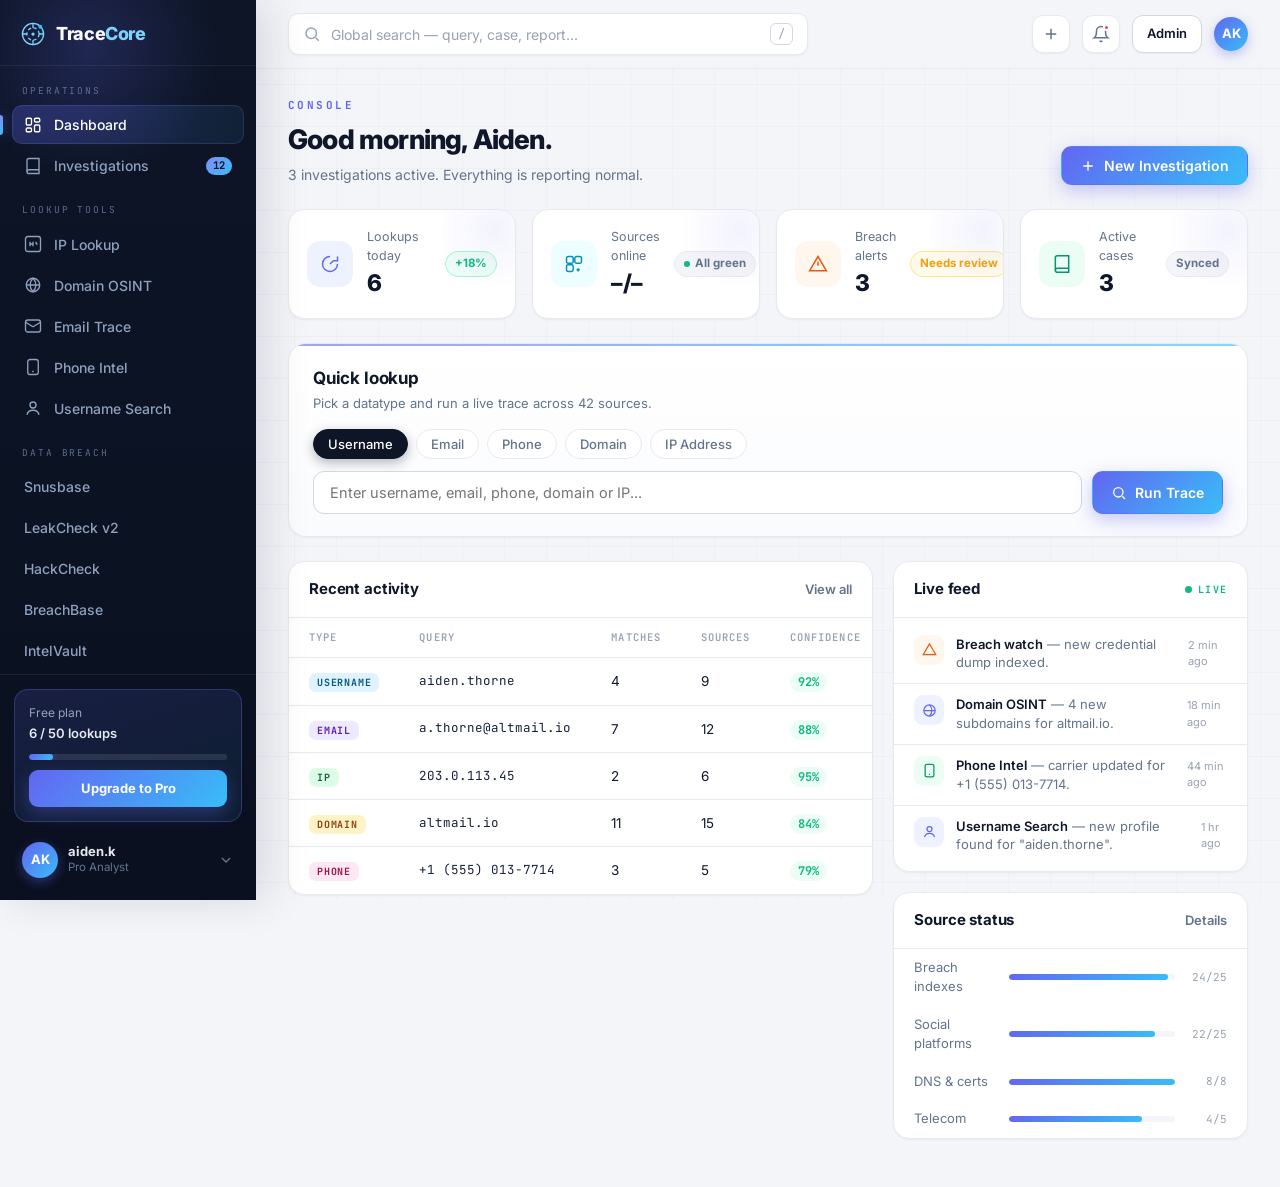
<file: panel.html>
<!DOCTYPE html>
<html lang="en">

<head>
    <meta charset="UTF-8">
    <meta http-equiv="X-UA-Compatible" content="IE=edge">
    <meta name="viewport" content="width=device-width, initial-scale=1.0">
    <link rel="preconnect" href="https://fonts.googleapis.com">
    <link rel="preconnect" href="https://fonts.gstatic.com" crossorigin>
    <link href="https://fonts.googleapis.com/css2?family=Inter:wght@400;500;600;700;800&family=JetBrains+Mono:wght@400;500;700&display=swap" rel="stylesheet">
    <link rel="stylesheet" href="panel.css">
    <title>TraceCore — Console</title>
    <meta name="theme-color" content="#f6f7f9">
</head>

<body>
    <div class="bg-grid"></div>

    <aside class="sidebar" id="sidebar">
        <div class="side-brand">
            <span class="brand-mark">
                <svg viewBox="0 0 32 32" width="26" height="26" fill="none" aria-hidden="true">
                    <circle cx="16" cy="16" r="13" stroke="currentColor" stroke-width="1.6" />
                    <circle cx="16" cy="16" r="7.5" stroke="currentColor" stroke-width="1.6" stroke-dasharray="4 3" />
                    <circle cx="16" cy="16" r="2" fill="currentColor" />
                    <path d="M16 3v5M16 24v5M3 16h5M24 16h5" stroke="currentColor" stroke-width="1.6" stroke-linecap="round" />
                    <circle cx="25" cy="7" r="2.4" fill="#38bdf8" />
                </svg>
            </span>
            <span class="brand-text">Trace<span>Core</span></span>
        </div>

        <nav class="side-nav">
            <p class="nav-group">OPERATIONS</p>
            <a href="#" class="nav-item active" data-page="dashboard">
                <svg viewBox="0 0 24 24" width="18" height="18" fill="none" stroke="currentColor" stroke-width="1.8"><rect x="3" y="3" width="7" height="9" rx="1.5"/><rect x="14" y="3" width="7" height="5" rx="1.5"/><rect x="14" y="12" width="7" height="9" rx="1.5"/><rect x="3" y="16" width="7" height="5" rx="1.5"/></svg>
                <span>Dashboard</span>
            </a>
            <a href="#" class="nav-item" data-page="investigations">
                <svg viewBox="0 0 24 24" width="18" height="18" fill="none" stroke="currentColor" stroke-width="1.8"><path d="M4 19.5A2.5 2.5 0 0 1 6.5 17H20"/><path d="M6.5 2H20v20H6.5A2.5 2.5 0 0 1 4 19.5v-15A2.5 2.5 0 0 1 6.5 2z"/></svg>
                <span>Investigations</span>
                <span class="badge">12</span>
            </a>

            <p class="nav-group">LOOKUP TOOLS</p>
            <a href="#" class="nav-item" data-page="ip">
                <svg viewBox="0 0 24 24" width="18" height="18" fill="none" stroke="currentColor" stroke-width="1.8"><rect x="2" y="2" width="20" height="20" rx="3"/><path d="M8 9v6M12 9v6M16 9v3M8 12h4M16 12h2"/></svg>
                <span>IP Lookup</span>
            </a>
            <a href="#" class="nav-item" data-page="domain">
                <svg viewBox="0 0 24 24" width="18" height="18" fill="none" stroke="currentColor" stroke-width="1.8"><circle cx="12" cy="12" r="9"/><path d="M3 12h18M12 3c2.5 2.5 3.8 5.7 3.8 9S14.5 18.5 12 21c-2.5-2.5-3.8-5.7-3.8-9S9.5 5.5 12 3z"/></svg>
                <span>Domain OSINT</span>
            </a>
            <a href="#" class="nav-item" data-page="email">
                <svg viewBox="0 0 24 24" width="18" height="18" fill="none" stroke="currentColor" stroke-width="1.8"><rect x="2" y="4" width="20" height="16" rx="3"/><path d="m2 7 10 6 10-6"/></svg>
                <span>Email Trace</span>
            </a>
            <a href="#" class="nav-item" data-page="phone">
                <svg viewBox="0 0 24 24" width="18" height="18" fill="none" stroke="currentColor" stroke-width="1.8"><rect x="5" y="2" width="14" height="20" rx="3"/><path d="M11 18h2"/></svg>
                <span>Phone Intel</span>
            </a>
            <a href="#" class="nav-item" data-page="username">
                <svg viewBox="0 0 24 24" width="18" height="18" fill="none" stroke="currentColor" stroke-width="1.8"><circle cx="12" cy="8" r="4"/><path d="M4 21c.8-3.5 4-6 8-6s7.2 2.5 8 6"/></svg>
                <span>Username Search</span>
            </a>

            <p class="nav-group">DATA BREACH</p>
            <a href="#" class="nav-item" data-page="service" data-service="snusbase"><span>Snusbase</span></a>
            <a href="#" class="nav-item" data-page="service" data-service="leakcheck"><span>LeakCheck v2</span></a>
            <a href="#" class="nav-item" data-page="service" data-service="hackcheck"><span>HackCheck</span></a>
            <a href="#" class="nav-item" data-page="service" data-service="breachbase"><span>BreachBase</span></a>
            <a href="#" class="nav-item" data-page="service" data-service="intelvault"><span>IntelVault</span></a>
            <a href="#" class="nav-item" data-page="service" data-service="breachvip"><span>BreachVIP</span></a>
            <a href="#" class="nav-item" data-page="service" data-service="leakosint"><span>LeakOSINT</span></a>
            <a href="#" class="nav-item" data-page="service" data-service="cypher"><span>Cypher Dynamics</span></a>
            <a href="#" class="nav-item" data-page="service" data-service="dropbase"><span>Dropbase Search</span></a>
            <a href="#" class="nav-item" data-page="service" data-service="dropbase_osint"><span>Dropbase OSINT</span></a>
            <a href="#" class="nav-item" data-page="service" data-service="dumpcat"><span>Dump.cat</span></a>
            <a href="#" class="nav-item" data-page="service" data-service="intelx"><span>IntelX</span></a>
            <a href="#" class="nav-item" data-page="service" data-service="melissa"><span>MELISSA</span></a>

            <p class="nav-group">REGIONAL</p>
            <a href="#" class="nav-item" data-page="service" data-service="rutify_rut"><span>Rutify — RUT</span></a>
            <a href="#" class="nav-item" data-page="service" data-service="rutify_name"><span>Rutify — Name</span></a>
            <a href="#" class="nav-item" data-page="service" data-service="rutify_car"><span>Rutify — Vehicle</span></a>
            <a href="#" class="nav-item" data-page="service" data-service="rutify_sii"><span>Rutify — SII</span></a>
            <a href="#" class="nav-item" data-page="service" data-service="akula"><span>Akula Database</span></a>
            <a href="#" class="nav-item" data-page="service" data-service="leaksight"><span>LeakSight</span></a>

            <p class="nav-group">SOCIAL &amp; OSINT</p>
            <a href="#" class="nav-item" data-page="service" data-service="room101"><span>Room 101 (Reddit)</span></a>
            <a href="#" class="nav-item" data-page="service" data-service="room101_search"><span>Room 101 — Search</span></a>
            <a href="#" class="nav-item" data-page="service" data-service="oathnet-h"><span>OathNet — Holehe</span></a>
            <a href="#" class="nav-item" data-page="service" data-service="oathnet-g"><span>OathNet — GHunt</span></a>
            <a href="#" class="nav-item" data-page="service" data-service="oathnet-r"><span>OathNet — Roblox</span></a>
            <a href="#" class="nav-item" data-page="service" data-service="oathnet-x"><span>OathNet — Xbox</span></a>
            <a href="#" class="nav-item" data-page="service" data-service="oathnet-dr"><span>OathNet — Disc→Roblox</span></a>
            <a href="#" class="nav-item" data-page="service" data-service="oathnet-s"><span>OathNet — Steam</span></a>
            <a href="#" class="nav-item" data-page="service" data-service="oathnet-mc"><span>OathNet — Minecraft</span></a>
            <a href="#" class="nav-item" data-page="service" data-service="seon"><span>SEON — Email</span></a>
            <a href="#" class="nav-item" data-page="service" data-service="seon_phone"><span>SEON — Phone</span></a>
            <a href="#" class="nav-item" data-page="service" data-service="tiktokrecon"><span>TikTok Recon</span></a>

            <p class="nav-group">SPECIALIZED TOOLS</p>
            <a href="#" class="nav-item" data-page="service" data-service="inf0sec-leaks"><span>INF0SEC — Leaks</span></a>
            <a href="#" class="nav-item" data-page="service" data-service="inf0sec-discord"><span>INF0SEC — Discord</span></a>
            <a href="#" class="nav-item" data-page="service" data-service="inf0sec-npd"><span>INF0SEC — NPD</span></a>
            <a href="#" class="nav-item" data-page="service" data-service="inf0sec-domain"><span>INF0SEC — Domain</span></a>
            <a href="#" class="nav-item" data-page="service" data-service="inf0sec-username"><span>INF0SEC — Username</span></a>
            <a href="#" class="nav-item" data-page="service" data-service="inf0sec-hlr"><span>INF0SEC — HLR</span></a>
            <a href="#" class="nav-item" data-page="service" data-service="inf0sec-cfx"><span>INF0SEC — CFX</span></a>
            <a href="#" class="nav-item" data-page="service" data-service="shodan-host"><span>Shodan — Host</span></a>
            <a href="#" class="nav-item" data-page="service" data-service="shodan-search"><span>Shodan — Search</span></a>
            <a href="#" class="nav-item" data-page="service" data-service="shodan-dns"><span>Shodan — DNS</span></a>
            <a href="#" class="nav-item" data-page="service" data-service="shodan-exploits"><span>Shodan — Exploits</span></a>
            <a href="#" class="nav-item" data-page="service" data-service="shodan-honey"><span>Shodan — Honeyscore</span></a>
            <a href="#" class="nav-item" data-page="service" data-service="shodan-ports"><span>Shodan — Ports</span></a>
            <a href="#" class="nav-item" data-page="service" data-service="shodan-protocols"><span>Shodan — Protocols</span></a>
            <a href="#" class="nav-item" data-page="service" data-service="shodan-api"><span>Shodan — API Info</span></a>
            <a href="#" class="nav-item" data-page="service" data-service="intelfetch-gh"><span>IntelFetch — GitHub</span></a>
            <a href="#" class="nav-item" data-page="service" data-service="intelfetch-disc"><span>IntelFetch — Discord</span></a>
            <a href="#" class="nav-item" data-page="service" data-service="intelfetch-ip"><span>IntelFetch — IP</span></a>
            <a href="#" class="nav-item" data-page="service" data-service="intelfetch-court"><span>IntelFetch — Courts</span></a>
            <a href="#" class="nav-item" data-page="service" data-service="intelfetch-mc"><span>IntelFetch — Minecraft</span></a>
            <a href="#" class="nav-item" data-page="service" data-service="intelfetch-dom"><span>IntelFetch — Domain</span></a>
            <a href="#" class="nav-item" data-page="service" data-service="intelfetch-fb"><span>IntelFetch — Fetchbase</span></a>
            <a href="#" class="nav-item" data-page="service" data-service="intelfetch-ent"><span>IntelFetch — Enterprise</span></a>
            <a href="#" class="nav-item" data-page="service" data-service="intelfetch-npd"><span>IntelFetch — NPD</span></a>
            <a href="#" class="nav-item" data-page="service" data-service="intelfetch-crypto"><span>IntelFetch — Crypto</span></a>

            <p class="nav-group">USER LOOKUPS</p>
            <a href="#" class="nav-item" data-page="service" data-service="genesis-disc"><span>Genesis — Discord</span></a>
            <a href="#" class="nav-item" data-page="service" data-service="genesis-steam"><span>Genesis — Steam</span></a>
            <a href="#" class="nav-item" data-page="service" data-service="github-ue"><span>GitHub — User->Email</span></a>
            <a href="#" class="nav-item" data-page="service" data-service="github-eu"><span>GitHub — Email->User</span></a>
            <a href="#" class="nav-item" data-page="service" data-service="minecraft"><span>Minecraft OSINT</span></a>
            <a href="#" class="nav-item" data-page="service" data-service="discord-monitor"><span>Discord Monitor</span></a>

            <p class="nav-group">MONITORING</p>
            <a href="#" class="nav-item" data-page="breach">
                <svg viewBox="0 0 24 24" width="18" height="18" fill="none" stroke="currentColor" stroke-width="1.8"><path d="M12 3 2 20h20L12 3z"/><path d="M12 9v5M12 17.5v.01"/></svg>
                <span>Breach Monitor</span>
                <span class="badge warn">3</span>
            </a>
            <a href="#" class="nav-item" data-page="reports">
                <svg viewBox="0 0 24 24" width="18" height="18" fill="none" stroke="currentColor" stroke-width="1.8"><path d="M4 19.5A2.5 2.5 0 0 1 6.5 17H20V2H6.5A2.5 2.5 0 0 0 4 4.5v15z"/><path d="M8 7h8M8 11h8M8 15h5"/></svg>
                <span>Reports</span>
            </a>

            <p class="nav-group">SYSTEM</p>
            <a href="#" class="nav-item" data-page="api">
                <svg viewBox="0 0 24 24" width="18" height="18" fill="none" stroke="currentColor" stroke-width="1.8"><path d="m8 6-6 6 6 6M16 6l6 6-6 6"/></svg>
                <span>API &amp; Keys</span>
            </a>
            <a href="#" class="nav-item" data-page="settings">
                <svg viewBox="0 0 24 24" width="18" height="18" fill="none" stroke="currentColor" stroke-width="1.8"><circle cx="12" cy="12" r="3"/><path d="M19.4 15a1.65 1.65 0 0 0 .33 1.82l.06.06a2 2 0 1 1-2.83 2.83l-.06-.06a1.65 1.65 0 0 0-1.82-.33 1.65 1.65 0 0 0-1 1.51V21a2 2 0 1 1-4 0v-.09a1.65 1.65 0 0 0-1-1.51 1.65 1.65 0 0 0-1.82.33l-.06.06a2 2 0 1 1-2.83-2.83l.06-.06a1.65 1.65 0 0 0 .33-1.82 1.65 1.65 0 0 0-1.51-1H3a2 2 0 1 1 0-4h.09a1.65 1.65 0 0 0 1.51-1 1.65 1.65 0 0 0-.33-1.82l-.06-.06a2 2 0 1 1 2.83-2.83l.06.06a1.65 1.65 0 0 0 1.82.33h.01a1.65 1.65 0 0 0 1-1.51V3a2 2 0 1 1 4 0v.09a1.65 1.65 0 0 0 1 1.51 1.65 1.65 0 0 0 1.82-.33l.06-.06a2 2 0 1 1 2.83 2.83l-.06.06a1.65 1.65 0 0 0-.33 1.82v.01a1.65 1.65 0 0 0 1.51 1H21a2 2 0 1 1 0 4h-.09a1.65 1.65 0 0 0-1.51 1z"/></svg>
                <span>Settings</span>
            </a>
        </nav>

        <div class="side-foot">
            <div class="upgrade-card">
                <p>Free plan</p>
                <strong>6 / 50 lookups</strong>
                <div class="usage-track"><span></span></div>
                <a href="#" class="upgrade-btn">Upgrade to Pro</a>
            </div>
            <div class="side-user">
                <span class="avatar">AK</span>
                <div>
                    <strong>aiden.k</strong>
                    <p>Pro Analyst</p>
                </div>
                <svg viewBox="0 0 24 24" width="16" height="16" fill="none" stroke="currentColor" stroke-width="2"><path d="m6 9 6 6 6-6"/></svg>
            </div>
        </div>
    </aside>

    <div class="overlay" id="overlay"></div>

    <main class="main">
        <header class="topbar">
            <button class="menu-btn" id="menuBtn" aria-label="Menu">
                <svg viewBox="0 0 24 24" width="22" height="22" fill="none" stroke="currentColor" stroke-width="2"><path d="M4 6h16M4 12h16M4 18h16"/></svg>
            </button>
            <div class="search">
                <svg viewBox="0 0 24 24" width="18" height="18" fill="none" stroke="currentColor" stroke-width="2"><circle cx="11" cy="11" r="7"/><path d="m21 21-4-4"/></svg>
                <input type="text" placeholder="Global search — query, case, report..." id="globalSearch">
                <span class="kbd">/</span>
            </div>
            <div class="top-actions">
                <button class="top-btn" id="newInvestBtn" aria-label="New investigation">
                    <svg viewBox="0 0 24 24" width="18" height="18" fill="none" stroke="currentColor" stroke-width="2"><path d="M12 5v14M5 12h14"/></svg>
                </button>
                <div class="notif-wrap">
                    <button class="top-btn" id="notifBtn" aria-label="Notifications">
                        <svg viewBox="0 0 24 24" width="18" height="18" fill="none" stroke="currentColor" stroke-width="2"><path d="M18 8a6 6 0 1 0-12 0c0 7-3 9-3 9h18s-3-2-3-9"/><path d="M13.7 21a2 2 0 0 1-3.4 0"/></svg>
                        <span class="notif-dot"></span>
                    </button>
                    <div class="notif-pop" id="notifPop">
                        <p class="pop-title">Notifications</p>
                        <div class="notif-item"><span class="nl-dot warn"></span><div><strong>Breach alert</strong><p>3 new credentials linked to "aiden.thorne"</p><small>2 min ago</small></div></div>
                        <div class="notif-item"><span class="nl-dot info"></span><div><strong>Sources synced</strong><p>42/42 integrations reporting</p><small>1 hr ago</small></div></div>
                        <div class="notif-item"><span class="nl-dot ok"></span><div><strong>Report ready</strong><p>Dossier A-221 exported as PDF</p><small>3 hrs ago</small></div></div>
                    </div>
                </div>
                <a href="admin.html" class="btn btn-ghost sm">Admin</a>
                <span class="avatar sm">AK</span>
            </div>
        </header>

        <!-- ============ DASHBOARD ============ -->
        <section class="page active" id="page-dashboard">
            <div class="page-head">
                <div>
                    <p class="eyebrow">CONSOLE</p>
                    <h1>Good morning, Aiden.</h1>
                    <p class="page-sub">3 investigations active. Everything is reporting normal.</p>
                </div>
                <button class="btn btn-primary" id="newInvTop">
                    <svg viewBox="0 0 24 24" width="16" height="16" fill="none" stroke="currentColor" stroke-width="2"><path d="M12 5v14M5 12h14"/></svg>
                    New Investigation
                </button>
            </div>

            <div class="stat-grid">
                <div class="stat-card">
                    <div class="stat-ic ic-a">
                        <svg viewBox="0 0 24 24" width="20" height="20" fill="none" stroke="currentColor" stroke-width="1.8"><path d="M21 12a9 9 0 1 1-9-9"/><path d="M12 12 16 8M21 3v5h-5"/></svg>
                    </div>
                    <div class="stat-meta"><span>Lookups today</span><strong id="lookupCount">6</strong></div>
                    <div class="stat-trend up">+18%</div>
                </div>
                <div class="stat-card">
                    <div class="stat-ic ic-b">
                        <svg viewBox="0 0 24 24" width="20" height="20" fill="none" stroke="currentColor" stroke-width="1.8"><rect x="3" y="3" width="8" height="8" rx="2"/><rect x="13" y="3" width="8" height="8" rx="2"/><rect x="3" y="13" width="8" height="8" rx="2"/><path d="M17 17v4M15 19h4"/></svg>
                    </div>
                    <div class="stat-meta"><span>Sources online</span><strong id="sourcesOnlineStat">42/42</strong></div>
                    <div class="stat-trend ok" id="sourcesTrend"><span class="td-dot"></span>All green</div>
                </div>
                <div class="stat-card">
                    <div class="stat-ic ic-c">
                        <svg viewBox="0 0 24 24" width="20" height="20" fill="none" stroke="currentColor" stroke-width="1.8"><path d="M12 3 2 20h20L12 3z"/><path d="M12 9v5M12 17.5v.01"/></svg>
                    </div>
                    <div class="stat-meta"><span>Breach alerts</span><strong>3</strong></div>
                    <div class="stat-trend warn">Needs review</div>
                </div>
                <div class="stat-card">
                    <div class="stat-ic ic-d">
                        <svg viewBox="0 0 24 24" width="20" height="20" fill="none" stroke="currentColor" stroke-width="1.8"><path d="M4 19.5A2.5 2.5 0 0 1 6.5 17H20"/><path d="M6.5 2H20v20H6.5A2.5 2.5 0 0 1 4 19.5v-15A2.5 2.5 0 0 1 6.5 2z"/></svg>
                    </div>
                    <div class="stat-meta"><span>Active cases</span><strong>3</strong></div>
                    <div class="stat-trend ok">Synced</div>
                </div>
            </div>

            <div class="quick-lookup">
                <div class="ql-head">
                    <div>
                        <h2>Quick lookup</h2>
                        <p>Pick a datatype and run a live trace across 42 sources.</p>
                    </div>
                </div>
                <div class="ql-types">
                    <button class="chip active" data-type="username">Username</button>
                    <button class="chip" data-type="email">Email</button>
                    <button class="chip" data-type="phone">Phone</button>
                    <button class="chip" data-type="domain">Domain</button>
                    <button class="chip" data-type="ip">IP Address</button>
                </div>
                <div class="ql-row">
                    <input type="text" id="lookupInput" placeholder="Enter username, email, phone, domain or IP...">
                    <button class="btn btn-primary" id="lookupBtn">
                        <svg viewBox="0 0 24 24" width="16" height="16" fill="none" stroke="currentColor" stroke-width="2"><circle cx="11" cy="11" r="7"/><path d="m21 21-4-4"/></svg>
                        Run Trace
                    </button>
                </div>
            </div>

            <div class="content-grid">
                <div class="panel recent">
                    <div class="panel-head">
                        <h2>Recent activity</h2>
                        <a href="#" class="panel-link" data-goto="investigations">View all</a>
                    </div>
                    <div class="table-wrap">
                        <table>
                            <thead>
                                <tr>
                                    <th>Type</th>
                                    <th>Query</th>
                                    <th>Matches</th>
                                    <th>Sources</th>
                                    <th>Confidence</th>
                                    <th>Time</th>
                                </tr>
                            </thead>
                            <tbody id="activityBody">
                                <tr>
                                    <td><span class="tag tag-user">USERNAME</span></td>
                                    <td class="mono">aiden.thorne</td>
                                    <td>4</td>
                                    <td>9</td>
                                    <td><span class="conf">92%</span></td>
                                    <td class="muted">2 min</td>
                                </tr>
                                <tr>
                                    <td><span class="tag tag-email">EMAIL</span></td>
                                    <td class="mono">a.thorne@altmail.io</td>
                                    <td>7</td>
                                    <td>12</td>
                                    <td><span class="conf">88%</span></td>
                                    <td class="muted">14 min</td>
                                </tr>
                                <tr>
                                    <td><span class="tag tag-ip">IP</span></td>
                                    <td class="mono">203.0.113.45</td>
                                    <td>2</td>
                                    <td>6</td>
                                    <td><span class="conf">95%</span></td>
                                    <td class="muted">32 min</td>
                                </tr>
                                <tr>
                                    <td><span class="tag tag-domain">DOMAIN</span></td>
                                    <td class="mono">altmail.io</td>
                                    <td>11</td>
                                    <td>15</td>
                                    <td><span class="conf">84%</span></td>
                                    <td class="muted">1 hr</td>
                                </tr>
                                <tr>
                                    <td><span class="tag tag-phone">PHONE</span></td>
                                    <td class="mono">+1 (555) 013-7714</td>
                                    <td>3</td>
                                    <td>5</td>
                                    <td><span class="conf">79%</span></td>
                                    <td class="muted">2 hr</td>
                                </tr>
                            </tbody>
                        </table>
                    </div>
                </div>

                <div class="side-col">
                    <div class="panel live">
                        <div class="panel-head">
                            <h2>Live feed</h2>
                            <span class="live-tag"><i></i>LIVE</span>
                        </div>
                        <div class="feed" id="liveFeed">
                            <div class="feed-item">
                                <span class="feed-ic fc-warn">
                                    <svg viewBox="0 0 24 24" width="15" height="15" fill="none" stroke="currentColor" stroke-width="2"><path d="M12 3 2 20h20L12 3z"/></svg>
                                </span>
                                <p><strong>Breach watch</strong> — new credential dump indexed.</p>
                                <small>2 min ago</small>
                            </div>
                            <div class="feed-item">
                                <span class="feed-ic fc-info">
                                    <svg viewBox="0 0 24 24" width="15" height="15" fill="none" stroke="currentColor" stroke-width="2"><circle cx="12" cy="12" r="9"/><path d="M3 12h18M12 3c2.5 2.5 3.8 5.7 3.8 9S14.5 18.5 12 21"/></svg>
                                </span>
                                <p><strong>Domain OSINT</strong> — 4 new subdomains for altmail.io.</p>
                                <small>18 min ago</small>
                            </div>
                            <div class="feed-item">
                                <span class="feed-ic fc-ok">
                                    <svg viewBox="0 0 24 24" width="15" height="15" fill="none" stroke="currentColor" stroke-width="2"><rect x="5" y="2" width="14" height="20" rx="3"/><path d="M11 18h2"/></svg>
                                </span>
                                <p><strong>Phone Intel</strong> — carrier updated for +1 (555) 013-7714.</p>
                                <small>44 min ago</small>
                            </div>
                            <div class="feed-item">
                                <span class="feed-ic fc-info">
                                    <svg viewBox="0 0 24 24" width="15" height="15" fill="none" stroke="currentColor" stroke-width="2"><circle cx="12" cy="8" r="4"/><path d="M4 21c.8-3.5 4-6 8-6s7.2 2.5 8 6"/></svg>
                                </span>
                                <p><strong>Username Search</strong> — new profile found for "aiden.thorne".</p>
                                <small>1 hr ago</small>
                            </div>
                        </div>
                    </div>

                    <div class="panel sources">
                        <div class="panel-head">
                            <h2>Source status</h2>
                            <a href="#" class="panel-link" data-goto="api">Details</a>
                        </div>
                        <div id="sourceStatusPanel">
                            <div class="src-row"><span>Breach indexes</span><i class="src-bar"><b style="width:96%"></b></i><small>24/25</small></div>
                            <div class="src-row"><span>Social platforms</span><i class="src-bar"><b style="width:88%"></b></i><small>22/25</small></div>
                            <div class="src-row"><span>DNS &amp; certs</span><i class="src-bar"><b style="width:100%"></b></i><small>8/8</small></div>
                            <div class="src-row"><span>Telecom</span><i class="src-bar"><b style="width:80%"></b></i><small>4/5</small></div>
                        </div>
                    </div>
                </div>
            </div>
        </section>

        <!-- ============ INVESTIGATIONS ============ -->
        <section class="page" id="page-investigations">
            <div class="page-head">
                <div>
                    <p class="eyebrow">OPERATIONS</p>
                    <h1>Investigations</h1>
                    <p class="page-sub">Track targets, dossiers and coverage across your active cases.</p>
                </div>
                <button class="btn btn-primary" data-new-case>
                    <svg viewBox="0 0 24 24" width="16" height="16" fill="none" stroke="currentColor" stroke-width="2"><path d="M12 5v14M5 12h14"/></svg>
                    New Investigation
                </button>
            </div>

            <div class="case-grid" id="caseGrid">
                <div class="case-card">
                    <div class="case-top">
                        <span class="case-id">A-221</span>
                        <span class="badge-st status-active"><span class="sd"></span>ACTIVE</span>
                    </div>
                    <h3>Operation Nightshade</h3>
                    <p class="case-desc">Username &amp; infrastructure mapping of suspected account farm.</p>
                    <div class="case-meta">
                        <div><span>Target</span><strong class="mono">aiden.thorne</strong></div>
                        <div><span>Type</span><strong>Username</strong></div>
                    </div>
                    <div class="case-progress"><i><b style="width:68%"></b></i><small>68% coverage</small></div>
                    <div class="case-foot"><span class="muted">Updated 2 min ago</span><button class="icon-btn" data-goto="username">Open</button></div>
                </div>
                <div class="case-card">
                    <div class="case-top">
                        <span class="case-id">A-218</span>
                        <span class="badge-st status-active"><span class="sd"></span>ACTIVE</span>
                    </div>
                    <h3>Mailbox Scrub</h3>
                    <p class="case-desc">Email-to-account correlation and breach exposure review.</p>
                    <div class="case-meta">
                        <div><span>Target</span><strong class="mono">a.thorne@altmail.io</strong></div>
                        <div><span>Type</span><strong>Email</strong></div>
                    </div>
                    <div class="case-progress"><i><b style="width:44%"></b></i><small>44% coverage</small></div>
                    <div class="case-foot"><span class="muted">Updated 14 min ago</span><button class="icon-btn" data-goto="email">Open</button></div>
                </div>
                <div class="case-card">
                    <div class="case-top">
                        <span class="case-id">A-214</span>
                        <span class="badge-st status-wait"><span class="sd"></span>WAITING</span>
                    </div>
                    <h3>Relay Triangulation</h3>
                    <p class="case-desc">IP/ASN cluster analysis awaiting new telemetry window.</p>
                    <div class="case-meta">
                        <div><span>Target</span><strong class="mono">203.0.113.45</strong></div>
                        <div><span>Type</span><strong>IP</strong></div>
                    </div>
                    <div class="case-progress"><i><b style="width:81%"></b></i><small>81% coverage</small></div>
                    <div class="case-foot"><span class="muted">Updated 32 min ago</span><button class="icon-btn" data-goto="ip">Open</button></div>
                </div>
                <div class="case-card">
                    <div class="case-top">
                        <span class="case-id">A-207</span>
                        <span class="badge-st status-closed"><span class="sd"></span>CLOSED</span>
                    </div>
                    <h3>Cert Cartography</h3>
                    <p class="case-desc">Subdomain and certificate enumeration for altmail.io.</p>
                    <div class="case-meta">
                        <div><span>Target</span><strong class="mono">altmail.io</strong></div>
                        <div><span>Type</span><strong>Domain</strong></div>
                    </div>
                    <div class="case-progress"><i><b style="width:100%"></b></i><small>100% coverage</small></div>
                    <div class="case-foot"><span class="muted">Closed 2 days ago</span><button class="icon-btn" data-goto="reports">View</button></div>
                </div>
            </div>
        </section>

        <!-- ============ TOOL PAGES ============ -->
        <section class="page tool-page" id="page-ip">
            <div class="page-head">
                <div>
                    <p class="eyebrow">LOOKUP TOOLS</p>
                    <h1>IP Lookup</h1>
                    <p class="page-sub">Geolocation, ASN, proxy flags and passive DNS for any address.</p>
                </div>
            </div>
            <div class="tool-layout">
                <div class="tool-input">
                    <div class="tool-form">
                        <div class="tool-label"><span class="dot-ic">IP</span><h3>Query an address</h3></div>
                        <div class="tool-row">
                            <input type="text" class="tool-input" data-query="ip" placeholder="e.g. 203.0.113.45">
                            <button class="btn btn-primary run-btn" data-tool="ip">Trace</button>
                        </div>
                        <div class="example-chips">
                            <button class="ex" data-tool="ip">203.0.113.45</button>
                            <button class="ex" data-tool="ip">198.51.100.22</button>
                            <button class="ex" data-tool="ip">192.0.2.141</button>
                        </div>
                    </div>
                    <div class="tool-tip">
                        <svg viewBox="0 0 24 24" width="16" height="16" fill="none" stroke="currentColor" stroke-width="2"><circle cx="12" cy="12" r="9"/><path d="M12 8v4M12 16v.01"/></svg>
                        Traces resolve through our anonymized relay grid. Your source IP is never exposed.
                    </div>
                </div>
                <div class="tool-result" id="result-ip">
                    <div class="result-empty">
                        <svg viewBox="0 0 24 24" width="34" height="34" fill="none" stroke="currentColor" stroke-width="1.6"><rect x="2" y="2" width="20" height="20" rx="3"/><path d="M8 9v6M12 9v6M16 9v3M8 12h4M16 12h2"/></svg>
                        <h3>Run a trace to see results</h3>
                        <p>Geolocation, ASN, open ports and related infrastructure will appear here.</p>
                    </div>
                </div>
            </div>
        </section>

        <section class="page tool-page" id="page-domain">
            <div class="page-head">
                <div>
                    <p class="eyebrow">LOOKUP TOOLS</p>
                    <h1>Domain OSINT</h1>
                    <p class="page-sub">WHOIS history, DNS records, subdomains and cert transparency.</p>
                </div>
            </div>
            <div class="tool-layout">
                <div class="tool-input">
                    <div class="tool-form">
                        <div class="tool-label"><span class="dot-ic">DM</span><h3>Query a domain</h3></div>
                        <div class="tool-row">
                            <input type="text" class="tool-input" data-query="domain" placeholder="e.g. altmail.io">
                            <button class="btn btn-primary run-btn" data-tool="domain">Trace</button>
                        </div>
                        <div class="example-chips">
                            <button class="ex" data-tool="domain">altmail.io</button>
                            <button class="ex" data-tool="domain">darksurf.io</button>
                            <button class="ex" data-tool="domain">netscope.example</button>
                        </div>
                    </div>
                    <div class="tool-tip">
                        <svg viewBox="0 0 24 24" width="16" height="16" fill="none" stroke="currentColor" stroke-width="2"><circle cx="12" cy="12" r="9"/><path d="M12 8v4M12 16v.01"/></svg>
                        Combines WHOIS, passive DNS, crt.sh and live resolvers into one dossier.
                    </div>
                </div>
                <div class="tool-result" id="result-domain">
                    <div class="result-empty">
                        <svg viewBox="0 0 24 24" width="34" height="34" fill="none" stroke="currentColor" stroke-width="1.6"><circle cx="12" cy="12" r="9"/><path d="M3 12h18M12 3c2.5 2.5 3.8 5.7 3.8 9S14.5 18.5 12 21c-2.5-2.5-3.8-5.7-3.8-9S9.5 5.5 12 3z"/></svg>
                        <h3>Run a trace to see results</h3>
                        <p>Registrar, DNS records, subdomains and certs will appear here.</p>
                    </div>
                </div>
            </div>
        </section>

        <section class="page tool-page" id="page-email">
            <div class="page-head">
                <div>
                    <p class="eyebrow">LOOKUP TOOLS</p>
                    <h1>Email Trace</h1>
                    <p class="page-sub">Domain provenance, breach exposure and linked accounts.</p>
                </div>
            </div>
            <div class="tool-layout">
                <div class="tool-input">
                    <div class="tool-form">
                        <div class="tool-label"><span class="dot-ic">EM</span><h3>Query an email</h3></div>
                        <div class="tool-row">
                            <input type="text" class="tool-input" data-query="email" placeholder="e.g. a.thorne@altmail.io">
                            <button class="btn btn-primary run-btn" data-tool="email">Trace</button>
                        </div>
                        <div class="example-chips">
                            <button class="ex" data-tool="email">a.thorne@altmail.io</button>
                            <button class="ex" data-tool="email">m.vega@corpmail.com</button>
                            <button class="ex" data-tool="email">tracer_7@anonbox.org</button>
                        </div>
                    </div>
                    <div class="tool-tip">
                        <svg viewBox="0 0 24 24" width="16" height="16" fill="none" stroke="currentColor" stroke-width="2"><circle cx="12" cy="12" r="9"/><path d="M12 8v4M12 16v.01"/></svg>
                        Identities are matched across breach indexes and account registries.
                    </div>
                </div>
                <div class="tool-result" id="result-email">
                    <div class="result-empty">
                        <svg viewBox="0 0 24 24" width="34" height="34" fill="none" stroke="currentColor" stroke-width="1.6"><rect x="2" y="4" width="20" height="16" rx="3"/><path d="m2 7 10 6 10-6"/></svg>
                        <h3>Run a trace to see results</h3>
                        <p>Provider, breach status and linked accounts will appear here.</p>
                    </div>
                </div>
            </div>
        </section>

        <section class="page tool-page" id="page-phone">
            <div class="page-head">
                <div>
                    <p class="eyebrow">LOOKUP TOOLS</p>
                    <h1>Phone Intel</h1>
                    <p class="page-sub">Carrier, geography, spam reputation and linked accounts.</p>
                </div>
            </div>
            <div class="tool-layout">
                <div class="tool-input">
                    <div class="tool-form">
                        <div class="tool-label"><span class="dot-ic">PH</span><h3>Query a number</h3></div>
                        <div class="tool-row">
                            <input type="text" class="tool-input" data-query="phone" placeholder="e.g. +1 (555) 013-7714">
                            <button class="btn btn-primary run-btn" data-tool="phone">Trace</button>
                        </div>
                        <div class="example-chips">
                            <button class="ex" data-tool="phone">+1 (555) 013-7714</button>
                            <button class="ex" data-tool="phone">+44 20 7946 0958</button>
                            <button class="ex" data-tool="phone">+49 151 2233 4477</button>
                        </div>
                    </div>
                    <div class="tool-tip">
                        <svg viewBox="0 0 24 24" width="16" height="16" fill="none" stroke="currentColor" stroke-width="2"><circle cx="12" cy="12" r="9"/><path d="M12 8v4M12 16v.01"/></svg>
                        Telecom metadata only — no call or message content is ever accessed.
                    </div>
                </div>
                <div class="tool-result" id="result-phone">
                    <div class="result-empty">
                        <svg viewBox="0 0 24 24" width="34" height="34" fill="none" stroke="currentColor" stroke-width="1.6"><rect x="5" y="2" width="14" height="20" rx="3"/><path d="M11 18h2"/></svg>
                        <h3>Run a trace to see results</h3>
                        <p>Carrier, region and account mappings will appear here.</p>
                    </div>
                </div>
            </div>
        </section>

        <section class="page tool-page" id="page-username">
            <div class="page-head">
                <div>
                    <p class="eyebrow">LOOKUP TOOLS</p>
                    <h1>Username Search</h1>
                    <p class="page-sub">Resolve a handle across 200+ platforms and surface profiles.</p>
                </div>
            </div>
            <div class="tool-layout">
                <div class="tool-input">
                    <div class="tool-form">
                        <div class="tool-label"><span class="dot-ic">US</span><h3>Query a handle</h3></div>
                        <div class="tool-row">
                            <input type="text" class="tool-input" data-query="username" placeholder="e.g. aiden.thorne">
                            <button class="btn btn-primary run-btn" data-tool="username">Trace</button>
                        </div>
                        <div class="example-chips">
                            <button class="ex" data-tool="username">aiden.thorne</button>
                            <button class="ex" data-tool="username">ghostwire</button>
                            <button class="ex" data-tool="username">sapphire.lee</button>
                        </div>
                    </div>
                    <div class="tool-tip">
                        <svg viewBox="0 0 24 24" width="16" height="16" fill="none" stroke="currentColor" stroke-width="2"><circle cx="12" cy="12" r="9"/><path d="M12 8v4M12 16v.01"/></svg>
                        Scans 200+ platforms for matching handles and profile footprints.
                    </div>
                </div>
                <div class="tool-result" id="result-username">
                    <div class="result-empty">
                        <svg viewBox="0 0 24 24" width="34" height="34" fill="none" stroke="currentColor" stroke-width="1.6"><circle cx="12" cy="8" r="4"/><path d="M4 21c.8-3.5 4-6 8-6s7.2 2.5 8 6"/></svg>
                        <h3>Run a trace to see results</h3>
                        <p>Matched platforms, profile metadata and confidence will appear here.</p>
                    </div>
                </div>
            </div>
        </section>

        <!-- ============ BREACH MONITOR ============ -->
        <section class="page" id="page-breach">
            <div class="page-head">
                <div>
                    <p class="eyebrow">MONITORING</p>
                    <h1>Breach Monitor</h1>
                    <p class="page-sub">Continuous exposure alerts across breach indexes and paste sites.</p>
                </div>
                <button class="btn btn-ghost">
                    <svg viewBox="0 0 24 24" width="16" height="16" fill="none" stroke="currentColor" stroke-width="2"><path d="M3 12a9 9 0 0 1 18 0"/><path d="M3 12a9 9 0 0 0 18 0M12 3v3M12 18v3"/></svg>
                    Add monitor
                </button>
            </div>
            <div class="stat-grid four">
                <div class="stat-card">
                    <div class="stat-ic ic-c"><svg viewBox="0 0 24 24" width="20" height="20" fill="none" stroke="currentColor" stroke-width="1.8"><path d="M12 3 2 20h20L12 3z"/><path d="M12 9v5M12 17.5v.01"/></svg></div>
                    <div class="stat-meta"><span>Active alerts</span><strong>3</strong></div>
                    <div class="stat-trend warn">Open</div>
                </div>
                <div class="stat-card">
                    <div class="stat-ic ic-b"><svg viewBox="0 0 24 24" width="20" height="20" fill="none" stroke="currentColor" stroke-width="1.8"><path d="M22 12h-4l-3 9L9 3l-3 9H2"/></svg></div>
                    <div class="stat-meta"><span>Exposures found</span><strong>1,284</strong></div>
                    <div class="stat-trend up">+9 today</div>
                </div>
                <div class="stat-card">
                    <div class="stat-ic ic-a"><svg viewBox="0 0 24 24" width="20" height="20" fill="none" stroke="currentColor" stroke-width="1.8"><circle cx="12" cy="12" r="9"/><path d="M12 3v9l5 3"/></svg></div>
                    <div class="stat-meta"><span>Monitored targets</span><strong>47</strong></div>
                    <div class="stat-trend ok">Watching</div>
                </div>
                <div class="stat-card">
                    <div class="stat-ic ic-d"><svg viewBox="0 0 24 24" width="20" height="20" fill="none" stroke="currentColor" stroke-width="1.8"><path d="M12 20V10M6 20V4M18 20v-6"/></svg></div>
                    <div class="stat-meta"><span>Last sweep</span><strong>4 min</strong></div>
                    <div class="stat-trend ok">Scheduled</div>
                </div>
            </div>

            <div class="alert-list">
                <div class="alert-card sev-high">
                    <div class="sev-bar"></div>
                    <div class="alert-body">
                        <div class="alert-top"><span class="sev-tag">HIGH</span><h3>Credential dump</h3><span class="muted">Today · 02:14 UTC</span></div>
                        <p class="alert-desc">Email <span class="mono">a.thorne@altmail.io</span> appears in a fresh password list shared across 3 paste sites.</p>
                        <div class="alert-meta">
                            <span class="mono-chip">altmail breach v12</span>
                            <span class="mono-chip">hashed + plaintext</span>
                            <button class="icon-btn" data-goto="email">Open trace</button>
                        </div>
                    </div>
                </div>
                <div class="alert-card sev-med">
                    <div class="sev-bar"></div>
                    <div class="alert-body">
                        <div class="alert-top"><span class="sev-tag">MEDIUM</span><h3>Phone exposure</h3><span class="muted">Yesterday · 19:40 UTC</span></div>
                        <p class="alert-desc">Number <span class="mono">+1 (555) 013-7714</span> linked to a marketing-opt database sold on a grey forum.</p>
                        <div class="alert-meta">
                            <span class="mono-chip">leadgen export</span>
                            <button class="icon-btn" data-goto="phone">Open trace</button>
                        </div>
                    </div>
                </div>
                <div class="alert-card sev-low">
                    <div class="sev-bar"></div>
                    <div class="alert-body">
                        <div class="alert-top"><span class="sev-tag">LOW</span><h3>Alias discovery</h3><span class="muted">3 days ago · 08:05 UTC</span></div>
                        <p class="alert-desc">New account using handle <span class="mono">ghostwire</span> matches age + geo fingerprint of monitored target.</p>
                        <div class="alert-meta">
                            <span class="mono-chip">social scrape</span>
                            <button class="icon-btn" data-goto="username">Open trace</button>
                        </div>
                    </div>
                </div>
            </div>
        </section>

        <!-- ============ REPORTS ============ -->
        <section class="page" id="page-reports">
            <div class="page-head">
                <div>
                    <p class="eyebrow">OPERATIONS</p>
                    <h1>Reports</h1>
                    <p class="page-sub">Generated dossiers with full chain-of-custody timestamps.</p>
                </div>
                <button class="btn btn-ghost">
                    <svg viewBox="0 0 24 24" width="16" height="16" fill="none" stroke="currentColor" stroke-width="2"><path d="M12 5v14M5 12h14"/></svg>
                    New template
                </button>
            </div>
            <div class="report-grid">
                <div class="report-card">
                    <div class="report-ic"><svg viewBox="0 0 24 24" width="20" height="20" fill="none" stroke="currentColor" stroke-width="1.8"><path d="M4 19.5A2.5 2.5 0 0 1 6.5 17H20V2H6.5A2.5 2.5 0 0 0 4 4.5v15z"/><path d="M8 7h8M8 11h8M8 15h5"/></svg></div>
                    <div class="report-meta">
                        <h3>Dossier A-221 — Nightshade</h3>
                        <p>Username · 4 platforms · 9 sources</p>
                        <div class="report-foot"><span class="muted">PDF · 2.4 MB · Today 09:12</span></div>
                    </div>
                    <button class="btn btn-ghost sm" data-dl="Dossier A-221">Download</button>
                </div>
                <div class="report-card">
                    <div class="report-ic"><svg viewBox="0 0 24 24" width="20" height="20" fill="none" stroke="currentColor" stroke-width="1.8"><path d="M4 19.5A2.5 2.5 0 0 1 6.5 17H20V2H6.5A2.5 2.5 0 0 0 4 4.5v15z"/><path d="M8 7h8M8 11h8M8 15h5"/></svg></div>
                    <div class="report-meta">
                        <h3>Mailbox Scrub — exposure review</h3>
                        <p>Email · 7 records · 12 sources</p>
                        <div class="report-foot"><span class="muted">PDF · 1.1 MB · Yesterday 17:30</span></div>
                    </div>
                    <button class="btn btn-ghost sm" data-dl="Mailbox Scrub">Download</button>
                </div>
                <div class="report-card">
                    <div class="report-ic"><svg viewBox="0 0 24 24" width="20" height="20" fill="none" stroke="currentColor" stroke-width="1.8"><path d="M4 19.5A2.5 2.5 0 0 1 6.5 17H20V2H6.5A2.5 2.5 0 0 0 4 4.5v15z"/><path d="M8 7h8M8 11h8M8 15h5"/></svg></div>
                    <div class="report-meta">
                        <h3>Relay Triangulation — interim</h3>
                        <p>IP · 2 records · 6 sources</p>
                        <div class="report-foot"><span class="muted">CSV · 412 KB · Yesterday 11:02</span></div>
                    </div>
                    <button class="btn btn-ghost sm" data-dl="Relay Triangulation">Download</button>
                </div>
                <div class="report-card">
                    <div class="report-ic"><svg viewBox="0 0 24 24" width="20" height="20" fill="none" stroke="currentColor" stroke-width="1.8"><path d="M4 19.5A2.5 2.5 0 0 1 6.5 17H20V2H6.5A2.5 2.5 0 0 0 4 4.5v15z"/><path d="M8 7h8M8 11h8M8 15h5"/></svg></div>
                    <div class="report-meta">
                        <h3>Cert Cartography — final</h3>
                        <p>Domain · 11 records · 15 sources</p>
                        <div class="report-foot"><span class="muted">PDF · 3.8 MB · Mon 14:22</span></div>
                    </div>
                    <button class="btn btn-ghost sm" data-dl="Cert Cartography">Download</button>
                </div>
            </div>
        </section>

        <!-- ============ API & KEYS ============ -->
        <section class="page" id="page-api">
            <div class="page-head">
                <div>
                    <p class="eyebrow">SYSTEM</p>
                    <h1>API &amp; Keys</h1>
                    <p class="page-sub">Programmatic access to every TraceCore module.</p>
                </div>
                <button class="btn btn-primary" id="genKeyBtn">
                    <svg viewBox="0 0 24 24" width="16" height="16" fill="none" stroke="currentColor" stroke-width="2"><path d="M12 5v14M5 12h14"/></svg>
                    Test API
                </button>
            </div>

            <div class="content-grid api-grid">
                <div class="panel key-panel">
                    <div class="panel-head"><h2>OSINTDog API key</h2><span class="live-tag" id="apiStatusTag"><i></i>ACTIVE</span></div>
                    <div class="key-display">
                        <code id="apiKey">fd568d8d-4aa4-4608-aa52-2adf78b1800a</code>
                        <button class="icon-btn" id="copyKey">Copy</button>
            </div>

            <div class="content-grid api-grid">
                <div class="panel key-panel">
                    <div class="panel-head"><h2>API key</h2><span class="live-tag"><i></i>ACTIVE</span></div>
                    <div class="key-display">
                        <code id="apiKey">tc_live_4f8a2c9d71b3e5a0_9d4f1a7c2e8b</code>
                        <button class="icon-btn" id="copyKey">Copy</button>
                    </div>
                    <div class="key-usage">
                        <div class="key-usage-head"><span>Monthly usage</span><strong>6,128 / 100,000</strong></div>
                        <div class="usage-track lg"><span style="width:6%"></span></div>
                        <p class="muted" style="font-size:12.5px;margin-top:8px">Resets in 12 days · Rate limit 120 req/min</p>
                    </div>
                    <div class="key-meta">
                        <div><span>Provider</span><strong>OSINTDog v2</strong></div>
                        <div><span>Scopes</span><strong>search, breach, social, osint</strong></div>
                        <div><span>Base URL</span><strong class="mono">osintdog.com</strong></div>
                    </div>
                </div>

                <div class="panel endpoints">
                    <div class="panel-head"><h2>OSINTDog Endpoints</h2><a href="https://osintdog.com/docs" target="_blank" class="panel-link">Docs</a></div>
                    <div class="endpoint-list">
                        <div class="endpoint"><span class="method post">POST</span><code>/api/search</code><span class="muted">Universal search</span></div>
                        <div class="endpoint"><span class="method get">GET</span><code>/api/status</code><span class="muted">Service health</span></div>
                        <div class="endpoint"><span class="method post">POST</span><code>/api/snusbase/search</code><span class="muted">Snusbase</span></div>
                        <div class="endpoint"><span class="method post">POST</span><code>/api/leakcheck/v2</code><span class="muted">LeakCheck v2</span></div>
                        <div class="endpoint"><span class="method post">POST</span><code>/api/hackcheck</code><span class="muted">HackCheck</span></div>
                        <div class="endpoint"><span class="method post">POST</span><code>/api/breachbase</code><span class="muted">BreachBase</span></div>
                        <div class="endpoint"><span class="method post">POST</span><code>/api/intelvault</code><span class="muted">IntelVault</span></div>
                    </div>
                </div>
            </div>
        </section>

        <!-- ============ SETTINGS ============ -->
        <section class="page" id="page-settings">
            <div class="page-head">
                <div>
                    <p class="eyebrow">SYSTEM</p>
                    <h1>Settings</h1>
                    <p class="page-sub">Manage your profile, privacy and workspace preferences.</p>
                </div>
            </div>

            <div class="settings-grid">
                <div class="panel settings-card">
                    <div class="panel-head"><h2>Profile</h2></div>
                    <div class="settings-body">
                        <div class="profile-line">
                            <span class="avatar">AK</span>
                            <div class="profile-id"><strong>aiden.k</strong><p>aiden@tracecore.io</p></div>
                            <button class="btn btn-ghost sm">Change</button>
                        </div>
                        <div class="field"><label>Display name</label><input type="text" value="Aiden K."></div>
                        <div class="field"><label>Workspace handle</label><input type="text" value="aiden-k"></div>
                    </div>
                </div>

                <div class="panel settings-card">
                    <div class="panel-head"><h2>Privacy &amp; relay</h2></div>
                    <div class="settings-body">
                        <div class="toggle-row">
                            <div><strong>Anonymous relay</strong><p>Route all lookups through cloud relays.</p></div>
                            <label class="switch"><input type="checkbox" checked><span class="slider"></span></label>
                        </div>
                        <div class="toggle-row">
                            <div><strong>Result obfuscation</strong><p>Mask partial values in report exports.</p></div>
                            <label class="switch"><input type="checkbox" checked><span class="slider"></span></label>
                        </div>
                        <div class="toggle-row">
                            <div><strong>IP auto-rotation</strong><p>Rotate exit node every 20 lookups.</p></div>
                            <label class="switch"><input type="checkbox"><span class="slider"></span></label>
                        </div>
                    </div>
                </div>

                <div class="panel settings-card">
                    <div class="panel-head"><h2>Notifications</h2></div>
                    <div class="settings-body">
                        <div class="toggle-row">
                            <div><strong>Breach alerts</strong><p>Instant push when a monitored target surfaces.</p></div>
                            <label class="switch"><input type="checkbox" checked><span class="slider"></span></label>
                        </div>
                        <div class="toggle-row">
                            <div><strong>Daily digest</strong><p>Summary of lookups and source health at 08:00.</p></div>
                            <label class="switch"><input type="checkbox"><span class="slider"></span></label>
                        </div>
                        <div class="toggle-row">
                            <div><strong>Report ready</strong><p>Email when an export finishes generating.</p></div>
                            <label class="switch"><input type="checkbox" checked><span class="slider"></span></label>
                        </div>
                    </div>
                </div>
            </div>
        </section>

        <!-- ============ DYNAMIC SERVICE PAGE ============ -->
        <section class="page" id="page-service">
            <div class="page-head">
                <div>
                    <p class="eyebrow" id="svcCat">DATA BREACH</p>
                    <h1 id="svcTitle">Service</h1>
                    <p class="page-sub">Select a service from the sidebar and enter a query.</p>
                </div>
            </div>
            <div class="tool-layout">
                <div class="tool-input">
                    <div class="tool-form" id="svcForm"></div>
                    <div class="tool-tip" id="svcTip">
                        <svg viewBox="0 0 24 24" width="16" height="16" fill="none" stroke="currentColor" stroke-width="2"><circle cx="12" cy="12" r="9"/><path d="M12 8v4M12 16v.01"/></svg>
                        All lookups route through the OSINTDog proxy — select a service from the sidebar to configure the endpoint.
                    </div>
                </div>
                <div class="tool-result" id="result-service">
                    <div class="result-empty">
                        <svg viewBox="0 0 24 24" width="34" height="34" fill="none" stroke="currentColor" stroke-width="1.6"><circle cx="12" cy="12" r="9"/><path d="M12 8v4M12 16v.01"/></svg>
                        <h3>Pick a service</h3>
                        <p>Click any lookup tool in the sidebar to load its endpoint and run a query.</p>
                    </div>
                </div>
            </div>
        </section>
    </main>

    <div class="toast" id="toast"></div>
    <script src="panel.js"></script>
</body>

</html>
</file>
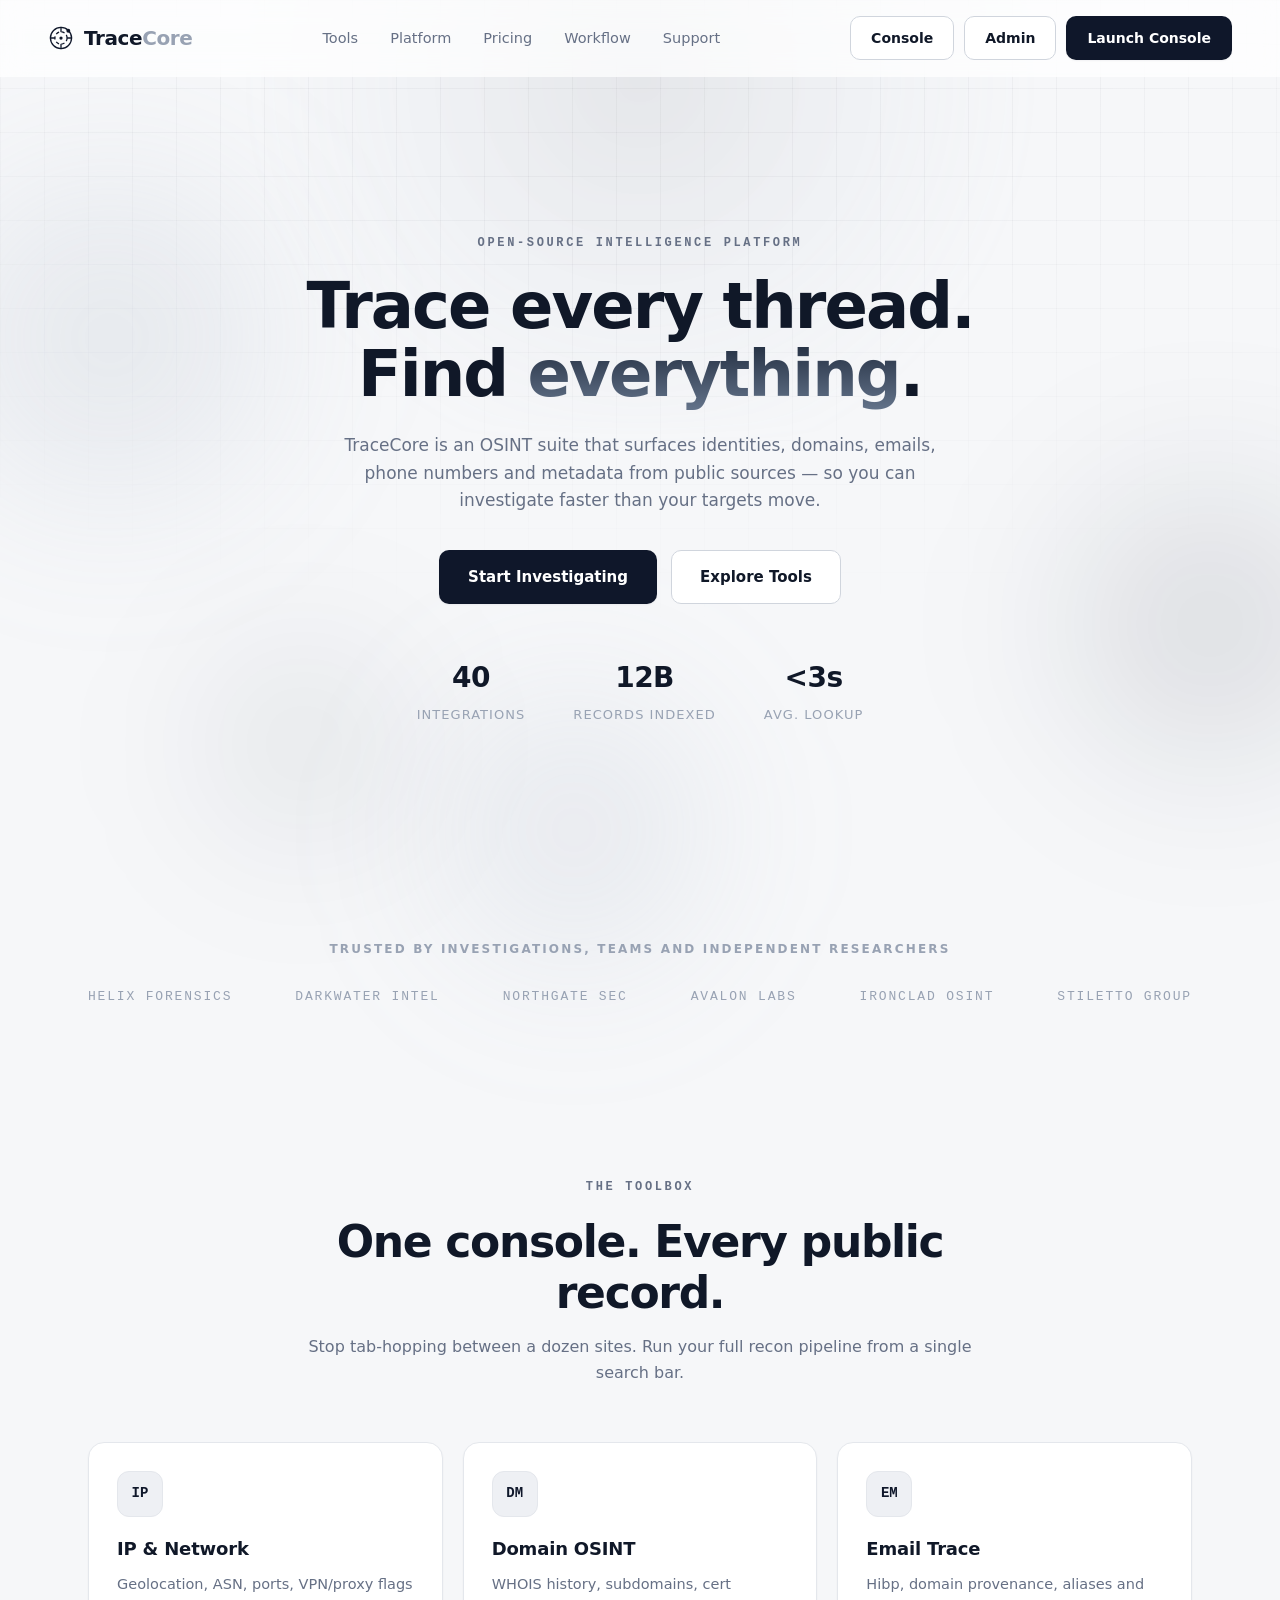
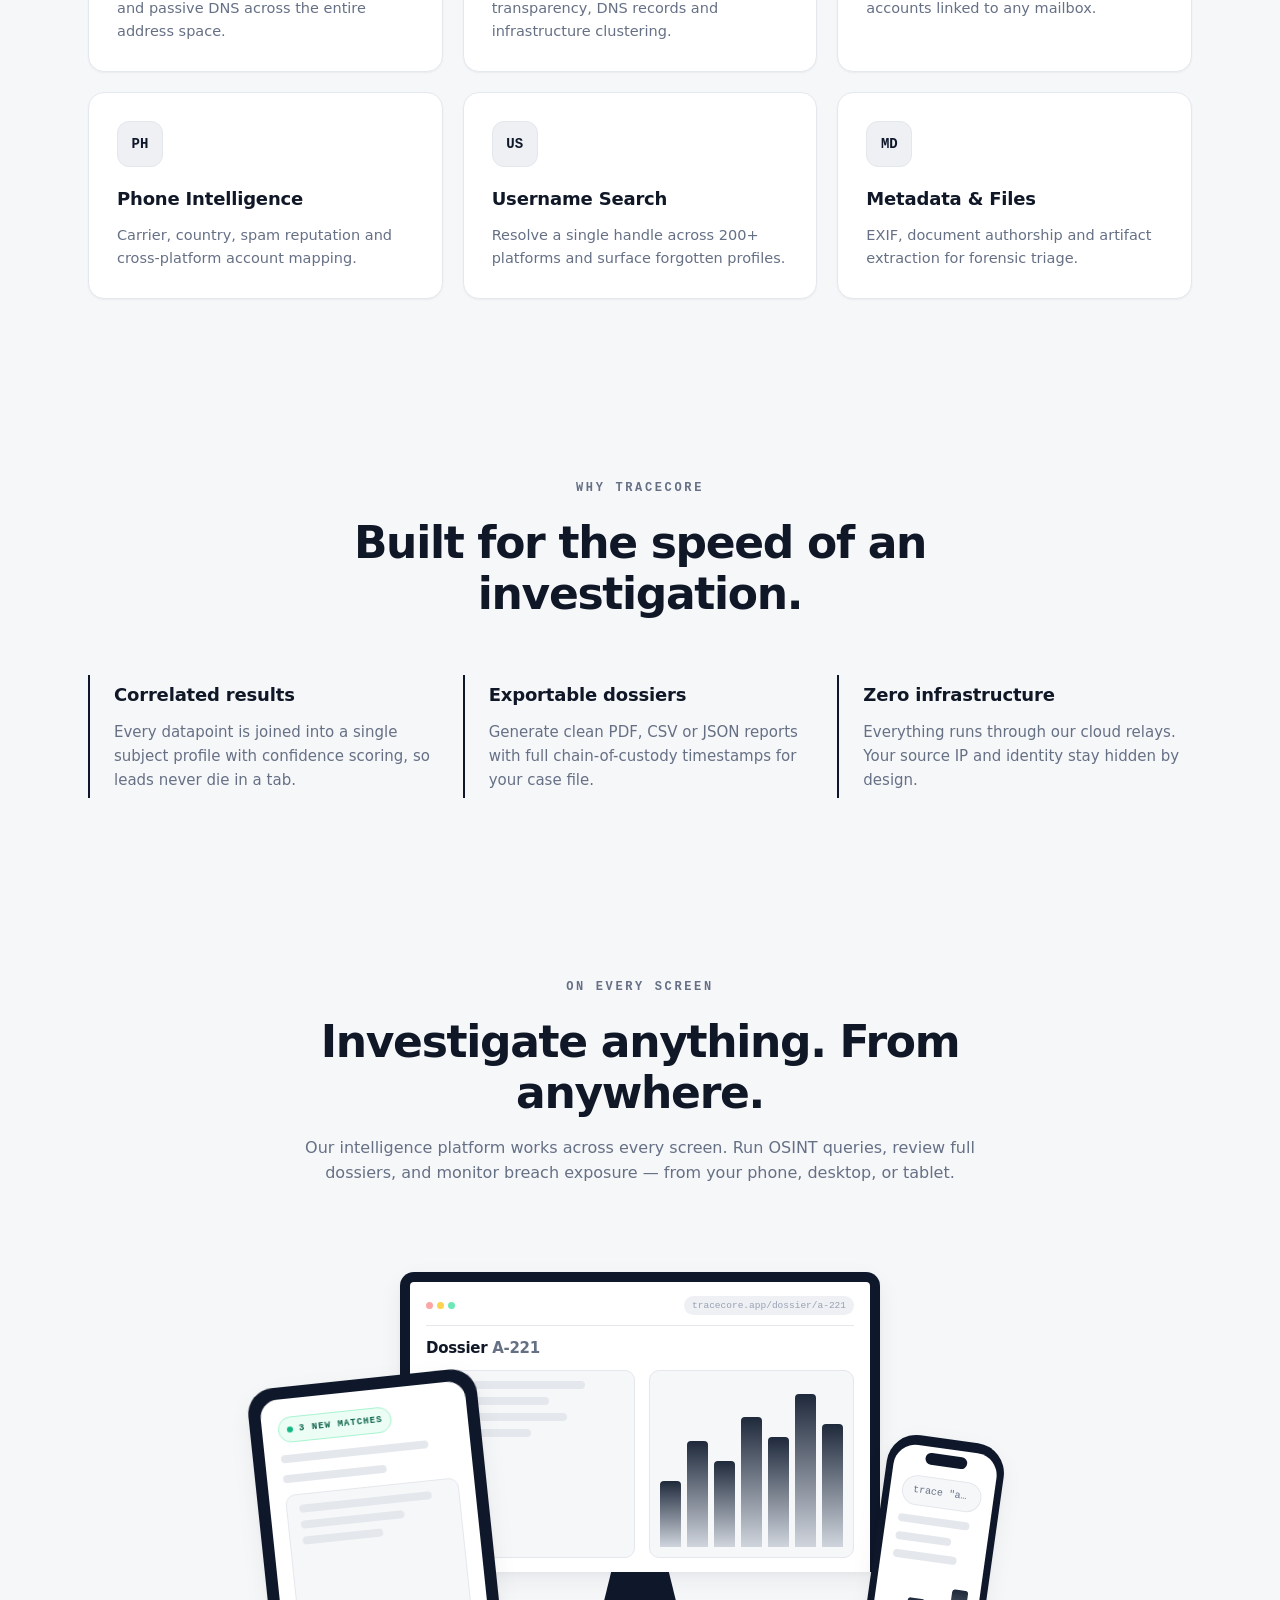
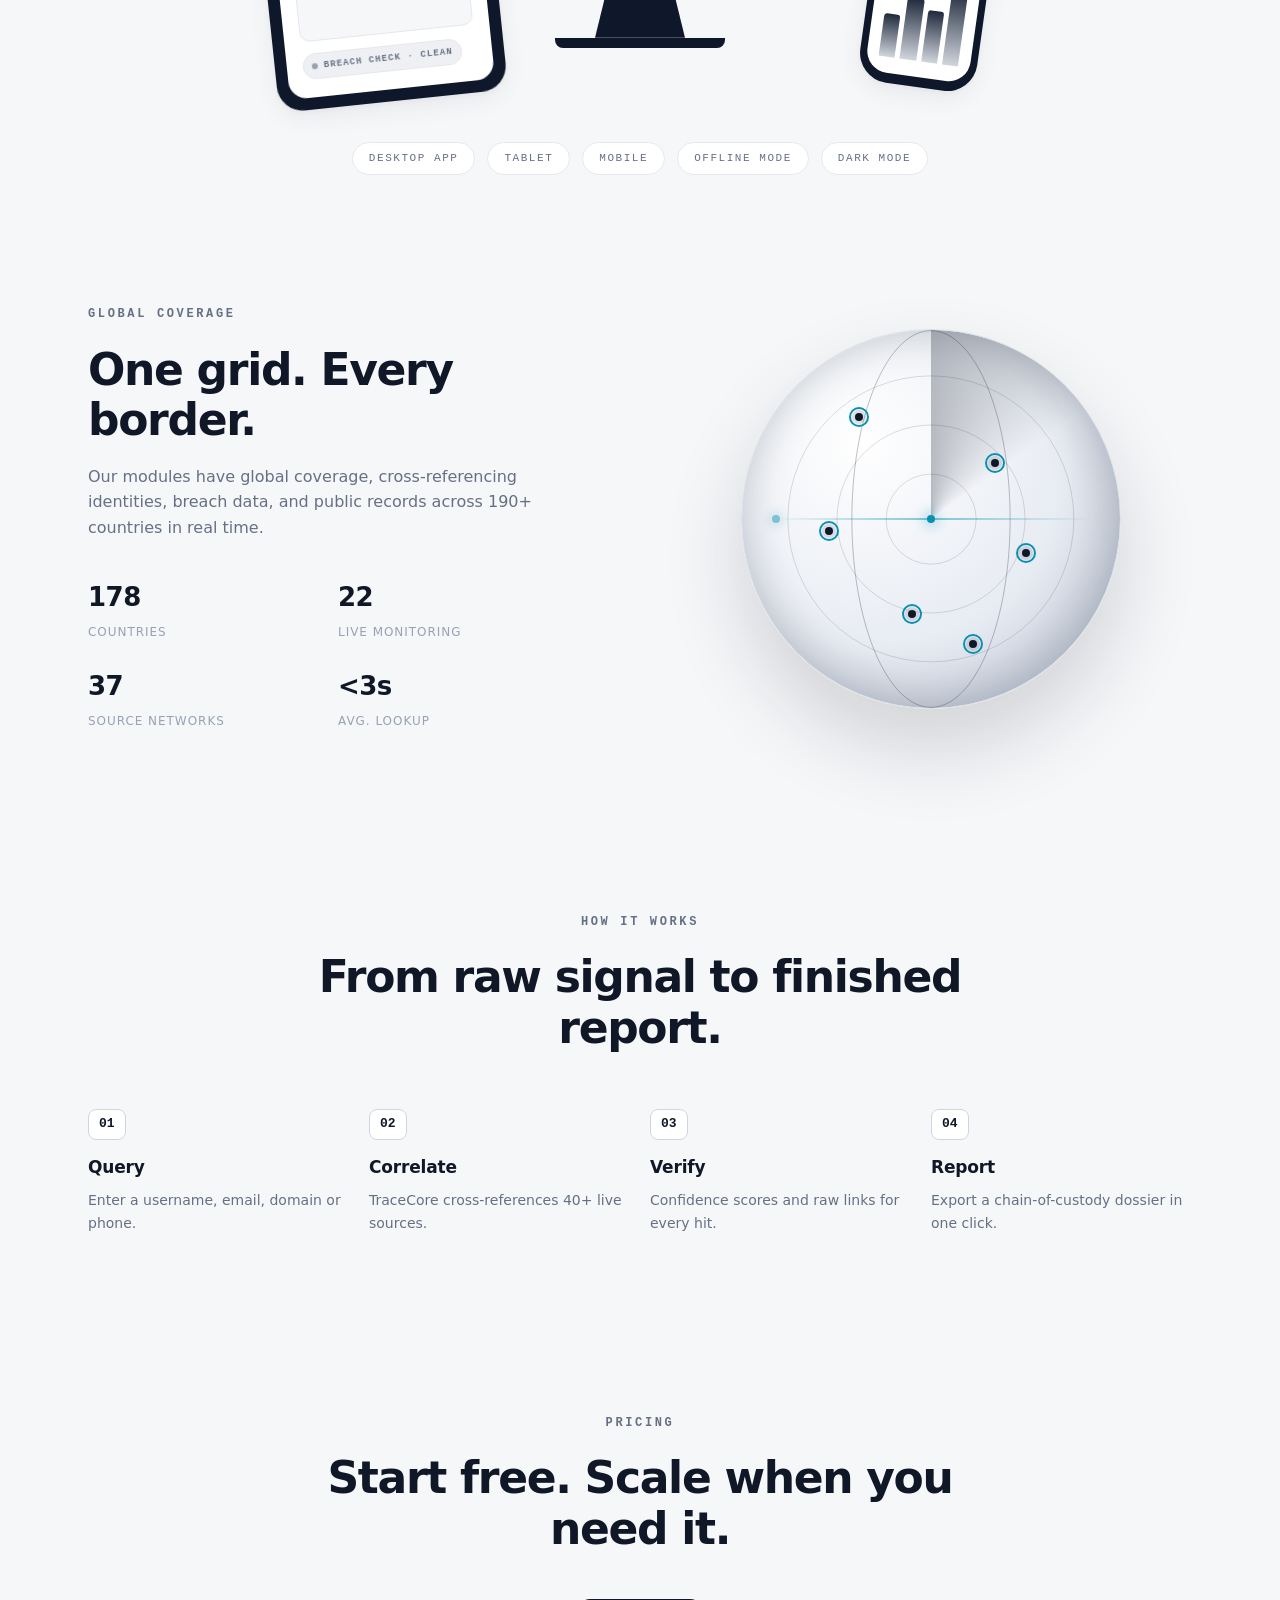
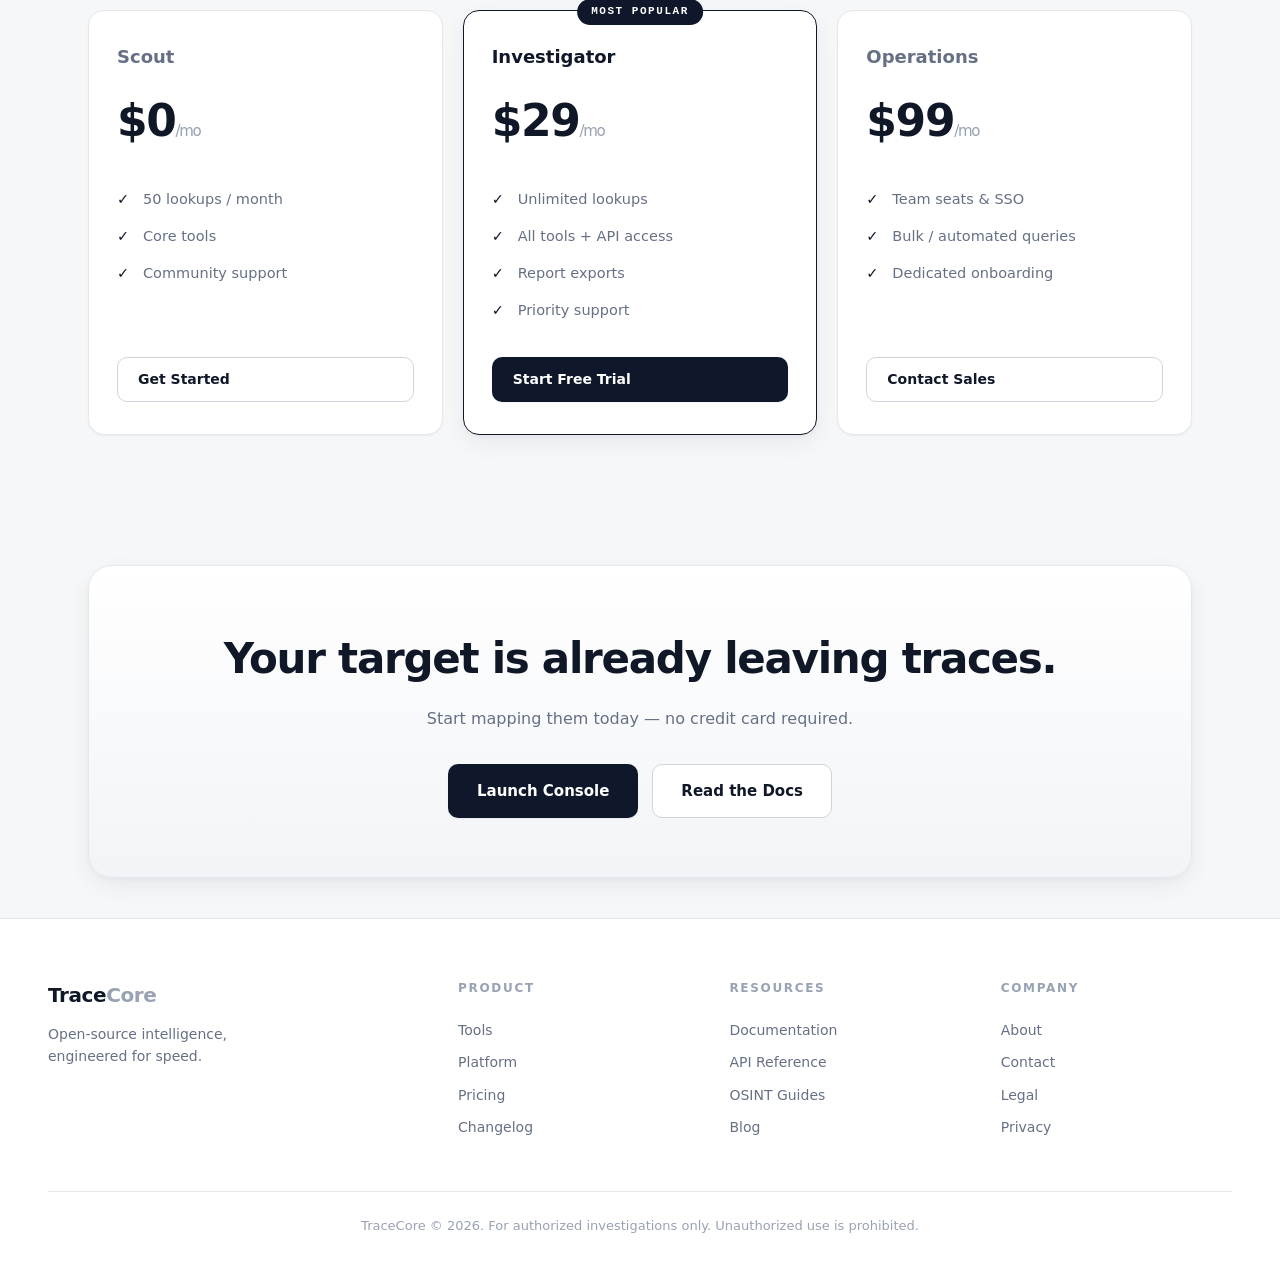
<file: tracecore.html>
<!DOCTYPE html>
<html lang="en">

<head>
    <meta charset="UTF-8">
    <meta http-equiv="X-UA-Compatible" content="IE=edge">
    <meta name="viewport" content="width=device-width, initial-scale=1.0">
    <link rel="stylesheet" href="tracecore.css">
    <title>TraceCore — OSINT Intelligence Platform</title>
    <meta name="theme-color" content="#f6f7f9">
    <meta property="og:title" content="TraceCore — OSINT Intelligence Platform" />
    <meta property="og:type" content="website" />
    <meta property="og:description" content="Open-source intelligence that moves faster than your targets." />
</head>

<body>
    <div class="bg-grid"></div>
    <div class="bg-glow"></div>
    <div class="orb orb-1"></div>
    <div class="orb orb-2"></div>
    <div class="orb orb-3"></div>
    <div class="orb orb-4"></div>

    <header class="nav">
        <a href="#" class="brand">
            <span class="brand-mark">
                <svg viewBox="0 0 32 32" width="26" height="26" fill="none" aria-hidden="true">
                    <circle cx="16" cy="16" r="13" stroke="currentColor" stroke-width="1.6" />
                    <circle cx="16" cy="16" r="7.5" stroke="currentColor" stroke-width="1.6" stroke-dasharray="4 3" />
                    <circle cx="16" cy="16" r="2" fill="currentColor" />
                    <path d="M16 3v5M16 24v5M3 16h5M24 16h5" stroke="currentColor" stroke-width="1.6" stroke-linecap="round" />
                    <circle cx="25" cy="7" r="2.4" fill="#0f172a" />
                </svg>
            </span>
            <span class="brand-text">Trace<span>Core</span></span>
        </a>
        <nav class="links">
            <a href="#tools">Tools</a>
            <a href="#features">Platform</a>
            <a href="#pricing">Pricing</a>
            <a href="#workflow">Workflow</a>
            <a href="#support">Support</a>
        </nav>
        <div class="nav-actions">
            <a href="panel.html" class="btn btn-ghost">Console</a>
            <a href="admin.html" class="btn btn-ghost">Admin</a>
            <a href="panel.html" class="btn btn-primary">Launch Console</a>
        </div>
        <button class="menu-toggle" id="menuToggle" aria-label="Menu">
            <span></span><span></span><span></span>
        </button>
    </header>

    <section class="hero">
        <div class="hero-copy">
            <p class="eyebrow">OPEN-SOURCE INTELLIGENCE PLATFORM</p>
            <h1>Trace every thread.<br>Find <span class="accent">everything</span>.</h1>
            <p class="sub">
                TraceCore is an OSINT suite that surfaces identities, domains, emails, phone numbers and
                metadata from public sources — so you can investigate faster than your targets move.
            </p>
            <div class="hero-cta">
                <a href="#" class="btn btn-primary btn-lg">Start Investigating</a>
                <a href="#" class="btn btn-ghost btn-lg">Explore Tools</a>
            </div>
            <div class="hero-stats">
                <div class="stat"><strong>40+</strong><span>integrations</span></div>
                <div class="stat"><strong>12B</strong><span>records indexed</span></div>
                <div class="stat"><strong>&lt;3s</strong><span>avg. lookup</span></div>
            </div>
        </div>
    </section>

    <section class="logos">
        <p>Trusted by investigations, teams and independent researchers</p>
        <div class="logo-row">
            <span>HELIX&nbsp;FORENSICS</span>
            <span>DARKWATER&nbsp;INTEL</span>
            <span>NORTHGATE&nbsp;SEC</span>
            <span>AVALON&nbsp;LABS</span>
            <span>IRONCLAD&nbsp;OSINT</span>
            <span>STILETTO&nbsp;GROUP</span>
        </div>
    </section>

    <section class="tools" id="tools">
        <div class="section-head">
            <p class="eyebrow">THE TOOLBOX</p>
            <h2>One console. Every public record.</h2>
            <p>Stop tab-hopping between a dozen sites. Run your full recon pipeline from a single search bar.</p>
        </div>
        <div class="tool-grid">
            <article class="card">
                <div class="card-icon">IP</div>
                <h3>IP &amp; Network</h3>
                <p>Geolocation, ASN, ports, VPN/proxy flags and passive DNS across the entire address space.</p>
            </article>
            <article class="card">
                <div class="card-icon">DM</div>
                <h3>Domain OSINT</h3>
                <p>WHOIS history, subdomains, cert transparency, DNS records and infrastructure clustering.</p>
            </article>
            <article class="card">
                <div class="card-icon">EM</div>
                <h3>Email Trace</h3>
                <p>Hibp, domain provenance, aliases and accounts linked to any mailbox.</p>
            </article>
            <article class="card">
                <div class="card-icon">PH</div>
                <h3>Phone Intelligence</h3>
                <p>Carrier, country, spam reputation and cross-platform account mapping.</p>
            </article>
            <article class="card">
                <div class="card-icon">US</div>
                <h3>Username Search</h3>
                <p>Resolve a single handle across 200+ platforms and surface forgotten profiles.</p>
            </article>
            <article class="card">
                <div class="card-icon">MD</div>
                <h3>Metadata &amp; Files</h3>
                <p>EXIF, document authorship and artifact extraction for forensic triage.</p>
            </article>
        </div>
    </section>

    <section class="features" id="features">
        <div class="section-head">
            <p class="eyebrow">WHY TRACECORE</p>
            <h2>Built for the speed of an investigation.</h2>
        </div>
        <div class="feature-row">
            <div class="feature">
                <h3>Correlated results</h3>
                <p>Every datapoint is joined into a single subject profile with confidence scoring, so leads never die in a tab.</p>
            </div>
            <div class="feature">
                <h3>Exportable dossiers</h3>
                <p>Generate clean PDF, CSV or JSON reports with full chain-of-custody timestamps for your case file.</p>
            </div>
            <div class="feature">
                <h3>Zero infrastructure</h3>
                <p>Everything runs through our cloud relays. Your source IP and identity stay hidden by design.</p>
            </div>
        </div>
    </section>

    <section class="anywhere" id="anywhere">
        <div class="section-head">
            <p class="eyebrow">ON EVERY SCREEN</p>
            <h2>Investigate anything. From anywhere.</h2>
            <p>Our intelligence platform works across every screen. Run OSINT queries, review full dossiers, and monitor breach exposure — from your phone, desktop, or tablet.</p>
        </div>

        <div class="device-stage">
            <div class="dev-wrap dev-monitor">
                <div class="device monitor">
                    <div class="screen">
                        <div class="ui-bar">
                            <span class="ui-dots"><i></i><i></i><i></i></span>
                            <span class="ui-addr">tracecore.app/dossier/a-221</span>
                        </div>
                        <div class="ui-title">Dossier <em>A-221</em></div>
                        <div class="ui-cols">
                            <div class="ui-card">
                                <div class="ui-line w80"></div>
                                <div class="ui-line w60"></div>
                                <div class="ui-line w70"></div>
                                <div class="ui-line w50"></div>
                            </div>
                            <div class="ui-chart">
                                <span style="height:40%"></span>
                                <span style="height:64%"></span>
                                <span style="height:52%"></span>
                                <span style="height:78%"></span>
                                <span style="height:66%"></span>
                                <span style="height:92%"></span>
                                <span style="height:74%"></span>
                            </div>
                        </div>
                    </div>
                    <div class="monitor-stand"></div>
                    <div class="monitor-base"></div>
                </div>
            </div>

            <div class="dev-wrap dev-tablet">
                <div class="device tablet">
                    <div class="screen">
                        <div class="ui-chip"><i></i>3 NEW MATCHES</div>
                        <div class="ui-line w85"></div>
                        <div class="ui-line w60"></div>
                        <div class="ui-card">
                            <div class="ui-line w90"></div>
                            <div class="ui-line w70"></div>
                            <div class="ui-line w55"></div>
                        </div>
                        <div class="ui-chip quiet"><i></i>BREACH CHECK · CLEAN</div>
                    </div>
                </div>
            </div>

            <div class="dev-wrap dev-phone">
                <div class="device phone">
                    <span class="phone-notch"></span>
                    <div class="screen">
                        <div class="ui-search">trace "aiden.thorne"</div>
                        <div class="ui-line w90"></div>
                        <div class="ui-line w70"></div>
                        <div class="ui-line w80"></div>
                        <div class="ui-chart mini">
                            <span style="height:50%"></span>
                            <span style="height:72%"></span>
                            <span style="height:60%"></span>
                            <span style="height:88%"></span>
                        </div>
                    </div>
                </div>
            </div>
        </div>

        <div class="device-tags">
            <span>DESKTOP APP</span>
            <span>TABLET</span>
            <span>MOBILE</span>
            <span>OFFLINE MODE</span>
            <span>DARK MODE</span>
        </div>
    </section>

    <section class="global" id="global">
        <div class="global-copy">
            <p class="eyebrow">GLOBAL COVERAGE</p>
            <h2>One grid. Every border.</h2>
            <p>Our modules have global coverage, cross-referencing identities, breach data, and public records across 190+ countries in real time.</p>
            <div class="global-stats">
                <div class="stat"><strong>190+</strong><span>countries</span></div>
                <div class="stat"><strong>24/7</strong><span>live monitoring</span></div>
                <div class="stat"><strong>40+</strong><span>source networks</span></div>
                <div class="stat"><strong>&lt;3s</strong><span>avg. lookup</span></div>
            </div>
        </div>
        <div class="globe">
            <span class="globe-ring lat"></span>
            <span class="globe-ring lat"></span>
            <span class="globe-ring lat"></span>
            <span class="globe-lon"></span>
            <span class="globe-lon"></span>
            <span class="globe-lon"></span>
            <span class="globe-sweep"></span>
            <span class="node n1"></span>
            <span class="node n2"></span>
            <span class="node n3"></span>
            <span class="node n4"></span>
            <span class="node n5"></span>
            <span class="node n6"></span>
            <span class="globe-beam"></span>
            <div class="globe-core"></div>
        </div>
    </section>

    <section class="workflow" id="workflow">
        <div class="section-head">
            <p class="eyebrow">HOW IT WORKS</p>
            <h2>From raw signal to finished report.</h2>
        </div>
        <ol class="steps">
            <li><span class="step-num">01</span><h3>Query</h3><p>Enter a username, email, domain or phone.</p></li>
            <li><span class="step-num">02</span><h3>Correlate</h3><p>TraceCore cross-references 40+ live sources.</p></li>
            <li><span class="step-num">03</span><h3>Verify</h3><p>Confidence scores and raw links for every hit.</p></li>
            <li><span class="step-num">04</span><h3>Report</h3><p>Export a chain-of-custody dossier in one click.</p></li>
        </ol>
    </section>

    <section class="pricing" id="pricing">
        <div class="section-head">
            <p class="eyebrow">PRICING</p>
            <h2>Start free. Scale when you need it.</h2>
        </div>
        <div class="price-grid">
            <article class="price-card">
                <h3>Scout</h3>
                <p class="price">$0<span>/mo</span></p>
                <ul>
                    <li>50 lookups / month</li>
                    <li>Core tools</li>
                    <li>Community support</li>
                </ul>
                <a href="#" class="btn btn-ghost">Get Started</a>
            </article>
            <article class="price-card featured">
                <span class="tag">MOST POPULAR</span>
                <h3>Investigator</h3>
                <p class="price">$29<span>/mo</span></p>
                <ul>
                    <li>Unlimited lookups</li>
                    <li>All tools + API access</li>
                    <li>Report exports</li>
                    <li>Priority support</li>
                </ul>
                <a href="#" class="btn btn-primary">Start Free Trial</a>
            </article>
            <article class="price-card">
                <h3>Operations</h3>
                <p class="price">$99<span>/mo</span></p>
                <ul>
                    <li>Team seats &amp; SSO</li>
                    <li>Bulk / automated queries</li>
                    <li>Dedicated onboarding</li>
                </ul>
                <a href="#" class="btn btn-ghost">Contact Sales</a>
            </article>
        </div>
    </section>

    <section class="cta">
        <h2>Your target is already leaving traces.</h2>
        <p>Start mapping them today — no credit card required.</p>
        <div class="cta-buttons">
            <a href="#" class="btn btn-primary btn-lg">Launch Console</a>
            <a href="#" class="btn btn-ghost btn-lg">Read the Docs</a>
        </div>
    </section>

    <footer id="support">
        <div class="footer-grid">
            <div class="footer-brand">
                <span class="brand-text">Trace<span>Core</span></span>
                <p>Open-source intelligence, engineered for speed.</p>
            </div>
            <div class="footer-col">
                <h4>Product</h4>
                <a href="#tools">Tools</a>
                <a href="#features">Platform</a>
                <a href="#pricing">Pricing</a>
                <a href="#">Changelog</a>
            </div>
            <div class="footer-col">
                <h4>Resources</h4>
                <a href="#">Documentation</a>
                <a href="#">API Reference</a>
                <a href="#">OSINT Guides</a>
                <a href="#">Blog</a>
            </div>
            <div class="footer-col">
                <h4>Company</h4>
                <a href="#">About</a>
                <a href="#">Contact</a>
                <a href="#">Legal</a>
                <a href="#">Privacy</a>
            </div>
        </div>
        <div class="footer-bottom">
            <p>TraceCore &copy; 2026. For authorized investigations only. Unauthorized use is prohibited.</p>
        </div>
    </footer>

    <script src="tracecore.js"></script>
</body>

</html>
</file>
<file: tracecore.css>
:root {
    --bg: #f6f7f9;
    --bg-2: #eef0f4;
    --panel: #ffffff;
    --ink: #ffffff;
    --border: #e4e7ec;
    --border-2: #d0d5dd;
    --text: #101828;
    --muted: #667085;
    --dim: #98a2b3;
    --dark: #0f172a;
    --dark-2: #1e293b;
    --accent: #0f172a;
    --accent-hover: #334155;
    --cyan: #0891b2;
    --green: #059669;
    --shadow-sm: 0 1px 2px rgba(16, 24, 40, 0.05);
    --shadow-md: 0 8px 24px rgba(16, 24, 40, 0.06), 0 2px 6px rgba(16, 24, 40, 0.04);
    --shadow-lg: 0 24px 60px rgba(16, 24, 40, 0.1);
    --font: "Inter", "Segoe UI", -apple-system, system-ui, sans-serif;
    --mono: "JetBrains Mono", "Cascadia Code", "Consolas", monospace;
}

* { box-sizing: border-box; margin: 0; padding: 0; }

html { scroll-behavior: smooth; }

body {
    background: var(--bg);
    color: var(--text);
    font-family: var(--font);
    line-height: 1.6;
    overflow-x: hidden;
    -webkit-font-smoothing: antialiased;
}

a { text-decoration: none; color: inherit; }

.bg-grid {
    position: fixed;
    inset: 0;
    z-index: -2;
    background-image:
        linear-gradient(rgba(16, 24, 40, 0.035) 1px, transparent 1px),
        linear-gradient(90deg, rgba(16, 24, 40, 0.035) 1px, transparent 1px);
    background-size: 44px 44px;
    mask-image: radial-gradient(ellipse 90% 70% at 50% 0%, black 40%, transparent 100%);
    -webkit-mask-image: radial-gradient(ellipse 90% 70% at 50% 0%, black 40%, transparent 100%);
    animation: grid-pan 28s linear infinite;
}

@keyframes grid-pan {
    from { background-position: 0 0, 0 0; }
    to { background-position: 44px 44px, 44px 44px; }
}

.bg-glow {
    position: fixed;
    top: -30%;
    left: 50%;
    transform: translateX(-50%);
    width: 900px;
    height: 700px;
    z-index: -1;
    background: radial-gradient(circle, rgba(15, 23, 42, 0.07) 0%, rgba(148, 163, 184, 0.05) 40%, transparent 70%);
    filter: blur(10px);
    pointer-events: none;
    animation: glow-drift 22s ease-in-out infinite;
}

@keyframes glow-drift {
    0%, 100% { transform: translateX(-50%) translateY(0) scale(1); opacity: 0.8; }
    50% { transform: translateX(-42%) translateY(30px) scale(1.12); opacity: 1; }
}

.orb {
    position: fixed;
    z-index: -1;
    border-radius: 50%;
    filter: blur(70px);
    pointer-events: none;
    will-change: transform, opacity;
}

.orb-1 {
    width: 460px;
    height: 460px;
    top: 12%;
    left: -120px;
    background: radial-gradient(circle, rgba(148, 163, 184, 0.22) 0%, transparent 70%);
    animation: orb-float-1 26s ease-in-out infinite;
}

.orb-2 {
    width: 420px;
    height: 420px;
    top: 46%;
    right: -140px;
    background: radial-gradient(circle, rgba(15, 23, 42, 0.14) 0%, transparent 70%);
    animation: orb-float-2 32s ease-in-out infinite;
}

.orb-3 {
    width: 380px;
    height: 380px;
    bottom: -120px;
    left: 30%;
    background: radial-gradient(circle, rgba(148, 163, 184, 0.2) 0%, transparent 70%);
    animation: orb-float-3 38s ease-in-out infinite;
}

.orb-4 {
    width: 300px;
    height: 300px;
    top: 66%;
    left: 12%;
    background: radial-gradient(circle, rgba(15, 23, 42, 0.1) 0%, transparent 70%);
    animation: orb-float-1 44s ease-in-out infinite reverse;
}

@keyframes orb-float-1 {
    0%, 100% { transform: translate(0, 0) scale(1); }
    33% { transform: translate(60px, 40px) scale(1.15); }
    66% { transform: translate(-30px, 80px) scale(0.92); }
}

@keyframes orb-float-2 {
    0%, 100% { transform: translate(0, 0) scale(1); }
    33% { transform: translate(-70px, 50px) scale(1.1); }
    66% { transform: translate(20px, -60px) scale(0.95); }
}

@keyframes orb-float-3 {
    0%, 100% { transform: translate(0, 0) scale(1); }
    33% { transform: translate(90px, -40px) scale(1.18); }
    66% { transform: translate(-50px, -80px) scale(0.9); }
}

@media (prefers-reduced-motion: reduce) {
    .bg-grid, .bg-glow, .orb { animation: none; }
}

/* ---------- Nav ---------- */

.nav {
    position: fixed;
    top: 0;
    left: 0;
    right: 0;
    z-index: 50;
    display: flex;
    align-items: center;
    justify-content: space-between;
    padding: 16px 48px;
    background: rgba(255, 255, 255, 0.72);
    backdrop-filter: blur(14px);
    -webkit-backdrop-filter: blur(14px);
    border-bottom: 1px solid transparent;
    transition: border-color 0.3s ease, background 0.3s ease, box-shadow 0.3s ease;
}

.nav.scrolled {
    border-bottom-color: var(--border);
    background: rgba(255, 255, 255, 0.92);
    box-shadow: var(--shadow-sm);
}

.brand {
    display: flex;
    align-items: center;
    gap: 10px;
}

.brand-mark { color: var(--dark); display: flex; }

.brand-text {
    font-weight: 800;
    font-size: 20px;
    letter-spacing: -0.02em;
    color: var(--text);
}

.brand-text span { color: var(--dim); font-weight: 600; }

.links {
    display: flex;
    gap: 32px;
}

.links a {
    color: var(--muted);
    font-size: 14.5px;
    font-weight: 500;
    transition: color 0.2s ease;
    position: relative;
}

.links a::after {
    content: "";
    position: absolute;
    left: 0;
    bottom: -6px;
    width: 0;
    height: 2px;
    background: var(--dark);
    border-radius: 2px;
    transition: width 0.25s ease;
}

.links a:hover { color: var(--text); }
.links a:hover::after { width: 100%; }

.nav-actions { display: flex; gap: 10px; }

.menu-toggle {
    display: none;
    flex-direction: column;
    gap: 5px;
    background: none;
    border: none;
    cursor: pointer;
    padding: 6px;
}

.menu-toggle span {
    width: 24px;
    height: 2px;
    background: var(--text);
    border-radius: 2px;
}

/* ---------- Buttons ---------- */

.btn {
    display: inline-block;
    padding: 10px 20px;
    border-radius: 10px;
    font-size: 14px;
    font-weight: 600;
    cursor: pointer;
    transition: all 0.2s ease;
    border: 1px solid transparent;
}

.btn-lg { padding: 14px 28px; font-size: 15px; }

.btn-primary {
    background: var(--accent);
    color: #fff;
    box-shadow: var(--shadow-sm);
}

.btn-primary:hover {
    background: var(--accent-hover);
    transform: translateY(-1px);
    box-shadow: 0 8px 20px rgba(15, 23, 42, 0.18);
}

.btn-ghost {
    background: var(--panel);
    border-color: var(--border-2);
    color: var(--text);
}

.btn-ghost:hover {
    border-color: var(--dark);
    background: var(--bg-2);
}

/* ---------- Hero ---------- */

.hero {
    min-height: 100vh;
    display: flex;
    flex-direction: column;
    justify-content: center;
    align-items: center;
    text-align: center;
    max-width: 1000px;
    margin: 0 auto;
    padding: 140px 48px 80px;
}

.eyebrow {
    font-family: var(--mono);
    font-size: 12px;
    letter-spacing: 0.22em;
    color: var(--muted);
    font-weight: 600;
    margin-bottom: 20px;
}

.hero h1 {
    font-size: clamp(40px, 5vw, 64px);
    line-height: 1.06;
    font-weight: 800;
    letter-spacing: -0.03em;
    color: var(--text);
}

.hero h1 .accent {
    color: var(--dark-2);
    background: linear-gradient(180deg, #1e293b 0%, #64748b 100%);
    -webkit-background-clip: text;
    background-clip: text;
    color: transparent;
}

.hero .sub {
    margin-top: 24px;
    max-width: 620px;
    color: var(--muted);
    font-size: 17px;
    margin-left: auto;
    margin-right: auto;
}

.hero-cta {
    display: flex;
    gap: 14px;
    margin-top: 36px;
    flex-wrap: wrap;
    justify-content: center;
}

.hero-stats {
    display: flex;
    gap: 48px;
    margin-top: 52px;
    flex-wrap: wrap;
    justify-content: center;
}

.stat strong {
    display: block;
    font-size: 28px;
    font-weight: 800;
    letter-spacing: -0.02em;
    color: var(--text);
}

.stat span {
    font-size: 13px;
    color: var(--dim);
    text-transform: uppercase;
    letter-spacing: 0.08em;
}

/* ---------- Logos ---------- */

.logos {
    max-width: 1200px;
    margin: 0 auto;
    padding: 40px 48px 80px;
    text-align: center;
}

.logos p {
    font-size: 12px;
    color: var(--dim);
    text-transform: uppercase;
    letter-spacing: 0.18em;
    margin-bottom: 28px;
    font-weight: 600;
}

.logo-row {
    display: flex;
    justify-content: space-between;
    gap: 32px;
    flex-wrap: wrap;
    align-items: center;
}

.logo-row span {
    font-family: var(--mono);
    font-size: 13px;
    color: var(--dim);
    letter-spacing: 0.14em;
    white-space: nowrap;
    transition: color 0.25s ease;
}

.logo-row span:hover { color: var(--text); }

/* ---------- Sections ---------- */

section { scroll-margin-top: 90px; }

.tools, .features, .workflow, .pricing {
    max-width: 1200px;
    margin: 0 auto;
    padding: 90px 48px;
}

.section-head { text-align: center; max-width: 680px; margin: 0 auto 56px; }

.section-head h2 {
    font-size: clamp(30px, 4vw, 44px);
    font-weight: 800;
    letter-spacing: -0.03em;
    line-height: 1.15;
    color: var(--text);
}

.section-head p:last-child {
    margin-top: 16px;
    color: var(--muted);
    font-size: 16px;
}

/* ---------- Tool grid ---------- */

.tool-grid {
    display: grid;
    grid-template-columns: repeat(3, 1fr);
    gap: 20px;
}

.card {
    background: var(--panel);
    border: 1px solid var(--border);
    border-radius: 16px;
    padding: 28px;
    box-shadow: var(--shadow-sm);
    transition: transform 0.25s ease, border-color 0.25s ease, box-shadow 0.25s ease;
}

.card:hover {
    transform: translateY(-6px);
    border-color: var(--border-2);
    box-shadow: var(--shadow-md);
}

.card-icon {
    width: 46px;
    height: 46px;
    display: flex;
    align-items: center;
    justify-content: center;
    border-radius: 12px;
    font-family: var(--mono);
    font-size: 14px;
    font-weight: 700;
    color: var(--dark);
    background: var(--bg-2);
    border: 1px solid var(--border);
    margin-bottom: 18px;
}

.card h3 { font-size: 18px; margin-bottom: 10px; letter-spacing: -0.01em; }
.card p { color: var(--muted); font-size: 14.5px; }

/* ---------- Features ---------- */

.feature-row {
    display: grid;
    grid-template-columns: repeat(3, 1fr);
    gap: 20px;
}

.feature {
    border-left: 2px solid var(--dark);
    padding: 6px 0 6px 24px;
}

.feature h3 { font-size: 18px; margin-bottom: 10px; letter-spacing: -0.01em; }
.feature p { color: var(--muted); font-size: 15px; }

/* ---------- Anywhere / Devices ---------- */

.anywhere { max-width: 1200px; margin: 0 auto; padding: 90px 48px 70px; }

.device-stage {
    position: relative;
    height: 460px;
    max-width: 900px;
    margin: 20px auto 0;
}

.dev-wrap {
    position: absolute;
    animation: dev-float 7s ease-in-out infinite;
}

.dev-monitor { top: 30px; left: 50%; transform: translateX(-50%); z-index: 2; }
.dev-tablet { bottom: 0; left: 8%; z-index: 3; animation-delay: -2.3s; transform: rotate(-6deg); }
.dev-phone { bottom: 14px; right: 11%; z-index: 3; animation-delay: -4.6s; transform: rotate(8deg); }

@keyframes dev-float {
    0%, 100% { margin-top: 0; }
    50% { margin-top: -12px; }
}

.device { position: relative; }

.monitor { width: 480px; }

.monitor .screen {
    height: 300px;
    background: #fff;
    border: 10px solid var(--dark);
    border-bottom: 0;
    border-radius: 14px 14px 0 0;
    padding: 14px 16px;
    display: flex;
    flex-direction: column;
    gap: 10px;
    box-shadow: var(--shadow-md);
}

.monitor-stand {
    width: 90px;
    height: 66px;
    margin: 0 auto;
    background: var(--dark);
    clip-path: polygon(18% 0, 82% 0, 100% 100%, 0 100%);
}

.monitor-base {
    width: 170px;
    height: 10px;
    margin: 0 auto;
    background: var(--dark);
    border-radius: 0 0 8px 8px;
}

.tablet {
    width: 230px;
    background: var(--dark);
    border-radius: 26px;
    padding: 12px;
    box-shadow: var(--shadow-md);
}

.tablet .screen {
    height: 300px;
    background: #fff;
    border-radius: 18px;
    padding: 18px 16px;
    display: flex;
    flex-direction: column;
    gap: 12px;
}

.phone {
    width: 118px;
    background: var(--dark);
    border-radius: 30px;
    padding: 10px 7px;
    box-shadow: var(--shadow-md);
}

.phone-notch {
    position: absolute;
    top: 16px;
    left: 50%;
    transform: translateX(-50%);
    width: 42px;
    height: 12px;
    background: var(--dark);
    border-radius: 999px;
    z-index: 2;
}

.phone .screen {
    height: 230px;
    background: #fff;
    border-radius: 22px;
    padding: 30px 12px 12px;
    display: flex;
    flex-direction: column;
    gap: 10px;
    overflow: hidden;
}

/* mini UI components */

.ui-bar {
    display: flex;
    align-items: center;
    gap: 8px;
    padding-bottom: 10px;
    border-bottom: 1px solid var(--border);
}

.ui-dots { display: flex; gap: 4px; }
.ui-dots i { width: 7px; height: 7px; border-radius: 50%; background: var(--border-2); }
.ui-dots i:first-child { background: #fca5a5; }
.ui-dots i:nth-child(2) { background: #fcd34d; }
.ui-dots i:last-child { background: #6ee7b7; }

.ui-addr {
    font-family: var(--mono);
    font-size: 9.5px;
    color: var(--dim);
    background: var(--bg-2);
    padding: 2px 8px;
    border-radius: 999px;
    margin-left: auto;
}

.ui-title { font-size: 15px; font-weight: 800; color: var(--text); letter-spacing: -0.02em; }
.ui-title em { color: var(--muted); font-style: normal; font-weight: 600; }

.ui-cols { display: flex; gap: 14px; flex: 1; }

.ui-card {
    flex: 1;
    border: 1px solid var(--border);
    border-radius: 10px;
    padding: 10px 12px;
    display: flex;
    flex-direction: column;
    gap: 8px;
    background: var(--bg);
}

.ui-chart {
    flex: 1;
    display: flex;
    align-items: flex-end;
    gap: 6px;
    border: 1px solid var(--border);
    border-radius: 10px;
    padding: 10px;
    background: var(--bg);
}

.ui-chart span {
    flex: 1;
    border-radius: 4px 4px 0 0;
    background: linear-gradient(180deg, var(--dark-2), var(--border-2));
    animation: bar-breathe 3s ease-in-out infinite alternate;
}

.ui-chart span:nth-child(2n) { animation-delay: 0.5s; }
.ui-chart span:nth-child(3n) { animation-delay: 1s; }

@keyframes bar-breathe { from { opacity: 0.55; } to { opacity: 1; } }

.ui-chart.mini { border: none; padding: 4px 0; gap: 5px; background: transparent; }
.ui-chart.mini span { border-radius: 3px 3px 0 0; }

.ui-chip {
    font-family: var(--mono);
    font-size: 9px;
    font-weight: 700;
    letter-spacing: 0.12em;
    color: #065f46;
    background: #ecfdf5;
    border: 1px solid #a7f3d0;
    padding: 5px 8px;
    border-radius: 999px;
    display: inline-flex;
    align-items: center;
    gap: 6px;
    align-self: flex-start;
}

.ui-chip i { width: 6px; height: 6px; border-radius: 50%; background: #10b981; }

.ui-chip.quiet { color: var(--muted); background: var(--bg-2); border-color: var(--border); }
.ui-chip.quiet i { background: var(--dim); }

.ui-line { height: 8px; border-radius: 6px; background: var(--border); }
.ui-line.w90 { width: 90%; }
.ui-line.w85 { width: 85%; }
.ui-line.w80 { width: 80%; }
.ui-line.w70 { width: 70%; }
.ui-line.w60 { width: 60%; }
.ui-line.w55 { width: 55%; }
.ui-line.w50 { width: 50%; }

.ui-search {
    font-family: var(--mono);
    font-size: 10px;
    color: var(--muted);
    background: var(--bg);
    border: 1px solid var(--border);
    border-radius: 999px;
    padding: 6px 10px;
    white-space: nowrap;
    overflow: hidden;
    text-overflow: ellipsis;
}

.device-tags {
    display: flex;
    justify-content: center;
    gap: 12px;
    flex-wrap: wrap;
    margin-top: 40px;
}

.device-tags span {
    font-family: var(--mono);
    font-size: 11px;
    letter-spacing: 0.14em;
    color: var(--muted);
    border: 1px solid var(--border);
    background: var(--panel);
    border-radius: 999px;
    padding: 7px 16px;
    transition: all 0.2s ease;
}

.device-tags span:hover {
    color: var(--text);
    border-color: var(--dark);
    box-shadow: var(--shadow-sm);
}

/* ---------- Global coverage ---------- */

.global {
    max-width: 1200px;
    margin: 0 auto;
    padding: 60px 48px 90px;
    display: grid;
    grid-template-columns: 1fr 1fr;
    gap: 60px;
    align-items: center;
}

.global-copy h2 {
    font-size: clamp(30px, 4vw, 44px);
    font-weight: 800;
    letter-spacing: -0.03em;
    line-height: 1.15;
    color: var(--text);
}

.global-copy p:not(.eyebrow) {
    margin-top: 18px;
    color: var(--muted);
    font-size: 16px;
    max-width: 460px;
}

.global-stats {
    display: grid;
    grid-template-columns: repeat(2, 1fr);
    gap: 22px 40px;
    margin-top: 36px;
    max-width: 460px;
}

.global-stats .stat strong {
    font-size: 26px;
    font-weight: 800;
    letter-spacing: -0.02em;
    color: var(--text);
}

.global-stats .stat span {
    font-size: 12px;
    color: var(--dim);
    text-transform: uppercase;
    letter-spacing: 0.08em;
}

.globe {
    position: relative;
    width: 380px;
    height: 380px;
    margin: 0 auto;
    border-radius: 50%;
    background: radial-gradient(circle at 32% 30%, #ffffff 0%, #e8ecf3 55%, #c9d2e0 100%);
    box-shadow: inset 0 0 44px rgba(15, 23, 42, 0.16), inset -18px -18px 50px rgba(15, 23, 42, 0.12), 0 40px 80px rgba(16, 24, 40, 0.16);
    border: 1px solid #dbe1ea;
    overflow: hidden;
}

.globe-ring {
    position: absolute;
    border-radius: 50%;
    border: 1px solid rgba(15, 23, 42, 0.14);
    left: 50%;
    top: 50%;
    transform: translate(-50%, -50%);
}

.globe-ring:nth-of-type(1) { width: 76%; height: 76%; }
.globe-ring:nth-of-type(2) { width: 50%; height: 50%; }
.globe-ring:nth-of-type(3) { width: 24%; height: 24%; }

.globe-lon {
    position: absolute;
    left: 50%;
    top: 50%;
    width: 100%;
    height: 100%;
    border-radius: 50%;
    border: 1px solid rgba(15, 23, 42, 0.12);
    transform: translate(-50%, -50%) scaleX(0.42) rotate(0deg);
}

.globe-lon:nth-of-type(5) { transform: translate(-50%, -50%) scaleX(0.42) rotate(60deg); }
.globe-lon:nth-of-type(6) { transform: translate(-50%, -50%) scaleX(0.42) rotate(120deg); }

.globe-sweep {
    position: absolute;
    inset: 0;
    border-radius: 50%;
    background: conic-gradient(from 0deg, rgba(15, 23, 42, 0.28), transparent 55deg);
    animation: globe-spin 8s linear infinite;
}

@keyframes globe-spin { to { transform: rotate(360deg); } }

.globe-beam {
    position: absolute;
    top: 50%;
    left: 8%;
    width: 84%;
    height: 2px;
    border-radius: 2px;
    background: linear-gradient(90deg, transparent, var(--cyan), transparent);
    opacity: 0.5;
    transform: translateY(-50%);
    animation: beam-pulse 3s ease-in-out infinite;
}

.globe-beam::after {
    content: "";
    position: absolute;
    top: 50%;
    left: 0;
    width: 8px;
    height: 8px;
    border-radius: 50%;
    background: var(--cyan);
    transform: translateY(-50%);
    box-shadow: 0 0 12px var(--cyan);
    animation: beam-travel 4s linear infinite;
}

@keyframes beam-pulse { 0%, 100% { opacity: 0.25; } 50% { opacity: 0.6; } }

@keyframes beam-travel {
    0% { left: 0; }
    100% { left: calc(100% - 8px); }
}

.globe-core {
    position: absolute;
    top: 50%;
    left: 50%;
    width: 8px;
    height: 8px;
    border-radius: 50%;
    background: var(--cyan);
    transform: translate(-50%, -50%);
    box-shadow: 0 0 14px var(--cyan);
    z-index: 2;
}

.node {
    position: absolute;
    width: 8px;
    height: 8px;
    border-radius: 50%;
    background: var(--dark);
    box-shadow: 0 0 0 3px rgba(15, 23, 42, 0.12);
    z-index: 2;
}

.node::after {
    content: "";
    position: absolute;
    inset: -6px;
    border-radius: 50%;
    border: 2px solid var(--cyan);
    animation: node-ping 2.6s ease-out infinite;
}

@keyframes node-ping {
    0% { transform: scale(0.4); opacity: 1; }
    100% { transform: scale(1.8); opacity: 0; }
}

.node.n1 { top: 22%; left: 30%; }
.node.n2 { top: 34%; left: 66%; animation-delay: 0.4s; }
.node.n3 { top: 52%; left: 22%; animation-delay: 0.9s; }
.node.n4 { top: 58%; left: 74%; animation-delay: 1.4s; }
.node.n5 { top: 74%; left: 44%; animation-delay: 1.9s; }
.node.n6 { top: 82%; left: 60%; animation-delay: 2.3s; }

/* ---------- Workflow ---------- */

.steps {
    display: grid;
    grid-template-columns: repeat(4, 1fr);
    gap: 20px;
    list-style: none;
}

.step-num {
    font-family: var(--mono);
    font-size: 13px;
    color: var(--dark);
    border: 1px solid var(--border-2);
    padding: 4px 10px;
    border-radius: 8px;
    display: inline-block;
    margin-bottom: 14px;
    background: var(--panel);
    font-weight: 600;
}

.steps h3 { font-size: 17px; margin-bottom: 8px; letter-spacing: -0.01em; }
.steps p { color: var(--muted); font-size: 14px; }

/* ---------- Pricing ---------- */

.price-grid {
    display: grid;
    grid-template-columns: repeat(3, 1fr);
    gap: 20px;
    align-items: stretch;
}

.price-card {
    background: var(--panel);
    border: 1px solid var(--border);
    border-radius: 16px;
    padding: 32px 28px;
    display: flex;
    flex-direction: column;
    position: relative;
    box-shadow: var(--shadow-sm);
}

.price-card.featured {
    border-color: var(--dark);
    box-shadow: var(--shadow-md);
}

.price-card .tag {
    position: absolute;
    top: -12px;
    left: 50%;
    transform: translateX(-50%);
    font-family: var(--mono);
    font-size: 11px;
    letter-spacing: 0.14em;
    color: #fff;
    background: var(--dark);
    padding: 4px 14px;
    border-radius: 999px;
    font-weight: 700;
}

.price-card h3 { font-size: 18px; margin-bottom: 14px; color: var(--muted); font-weight: 600; }
.price-card.featured h3 { color: var(--text); }

.price {
    font-size: 44px;
    font-weight: 800;
    letter-spacing: -0.03em;
    margin-bottom: 24px;
    color: var(--text);
}

.price span { font-size: 15px; color: var(--dim); font-weight: 500; }

.price-card ul {
    list-style: none;
    margin-bottom: 28px;
    flex: 1;
}

.price-card li {
    color: var(--muted);
    font-size: 14.5px;
    padding: 7px 0;
    position: relative;
    padding-left: 26px;
}

.price-card li::before {
    content: "✓";
    position: absolute;
    left: 0;
    color: var(--dark);
    font-weight: 700;
}

/* ---------- CTA ---------- */

.cta {
    max-width: 1200px;
    margin: 0 auto;
    padding: 100px 48px;
    text-align: center;
    position: relative;
}

.cta::before {
    content: "";
    position: absolute;
    inset: 40px 48px;
    background: linear-gradient(180deg, #ffffff 0%, #f2f4f7 100%);
    border: 1px solid var(--border);
    border-radius: 24px;
    box-shadow: var(--shadow-md);
    pointer-events: none;
}

.cta h2 { font-size: clamp(28px, 4vw, 42px); font-weight: 800; letter-spacing: -0.03em; color: var(--text); position: relative; }
.cta p { color: var(--muted); margin-top: 14px; position: relative; }
.cta-buttons { display: flex; gap: 14px; justify-content: center; margin-top: 32px; flex-wrap: wrap; position: relative; }

/* ---------- Footer ---------- */

footer {
    border-top: 1px solid var(--border);
    background: var(--panel);
    padding: 60px 48px 30px;
}

.footer-grid {
    display: grid;
    grid-template-columns: 1.6fr 1fr 1fr 1fr;
    gap: 40px;
    max-width: 1200px;
    margin: 0 auto;
}

.footer-brand .brand-text { font-size: 20px; font-weight: 800; letter-spacing: -0.02em; color: var(--text); }
.footer-brand .brand-text span { color: var(--dim); font-weight: 600; }
.footer-brand p { color: var(--muted); margin-top: 12px; font-size: 14px; max-width: 260px; }

.footer-col h4 {
    font-size: 12px;
    text-transform: uppercase;
    letter-spacing: 0.14em;
    color: var(--dim);
    margin-bottom: 16px;
    font-weight: 700;
}

.footer-col a {
    display: block;
    color: var(--muted);
    font-size: 14px;
    padding: 5px 0;
    transition: color 0.2s ease;
}

.footer-col a:hover { color: var(--text); }

.footer-bottom {
    max-width: 1200px;
    margin: 48px auto 0;
    padding-top: 24px;
    border-top: 1px solid var(--border);
}

.footer-bottom p {
    color: var(--dim);
    font-size: 13px;
    text-align: center;
}

/* ---------- Responsive ---------- */

@media (max-width: 1000px) {
    .hero { padding-top: 120px; }
    .tool-grid, .feature-row { grid-template-columns: repeat(2, 1fr); }
    .steps { grid-template-columns: repeat(2, 1fr); }
    .price-grid { grid-template-columns: 1fr; max-width: 460px; margin: 0 auto; }
    .global { grid-template-columns: 1fr; gap: 40px; }
    .global-copy { text-align: center; }
    .global-copy p:not(.eyebrow) { margin-left: auto; margin-right: auto; }
    .global-stats { margin-left: auto; margin-right: auto; }
    .dev-tablet { left: 4%; }
    .dev-phone { right: 6%; }
}

@media (max-width: 720px) {
    .nav { padding: 14px 20px; }
    .links, .nav-actions { display: none; }
    .menu-toggle { display: flex; }
    .hero { padding: 120px 20px 60px; }
    .hero-stats { gap: 28px; }
    .logos, .tools, .features, .anywhere, .global, .workflow, .pricing, .cta { padding-left: 20px; padding-right: 20px; }
    .tool-grid, .feature-row, .steps { grid-template-columns: 1fr; }
    .footer-grid { grid-template-columns: 1fr 1fr; }
    .device-stage { height: 430px; }
    .monitor { width: 320px; transform: scale(0.9); transform-origin: center; }
    .dev-monitor { left: 50%; top: 20px; }
    .dev-tablet { left: 0; transform: rotate(-6deg) scale(0.85); }
    .dev-phone { right: 0; transform: rotate(8deg) scale(0.85); }
    .globe { width: 280px; height: 280px; }
    .global-stats { grid-template-columns: repeat(2, 1fr); }
}

.nav.open .links,
.nav.open .nav-actions {
    display: flex;
    position: absolute;
    top: 100%;
    left: 0;
    right: 0;
    flex-direction: column;
    background: var(--panel);
    border-bottom: 1px solid var(--border);
    box-shadow: var(--shadow-md);
    padding: 20px;
    gap: 18px;
}
</file>
<file: admin.css>
:root {
    --bg: #f4f5f8;
    --panel: #ffffff;
    --border: #e7e9ef;
    --border-2: #d3d7e0;
    --text: #0f172a;
    --muted: #64748b;
    --dim: #98a2b3;
    --dark: #0d1526;
    --dark-2: #16233c;
    --indigo: #6366f1;
    --sky: #38bdf8;
    --green: #10b981;
    --amber: #f59e0b;
    --red: #ef4444;
    --shadow-sm: 0 1px 2px rgba(15, 23, 42, 0.05);
    --shadow-md: 0 10px 30px rgba(15, 23, 42, 0.07), 0 2px 8px rgba(15, 23, 42, 0.04);
    --grad: linear-gradient(135deg, #6366f1, #38bdf8);
    --font: "Inter", "Segoe UI", -apple-system, system-ui, sans-serif;
    --mono: "JetBrains Mono", "Cascadia Code", "Consolas", monospace;
}

* { box-sizing: border-box; margin: 0; padding: 0; }
html, body { height: 100%; }
body { background: var(--bg); color: var(--text); font-family: var(--font); font-size: 14.5px; line-height: 1.5; -webkit-font-smoothing: antialiased; }
a { text-decoration: none; color: inherit; }
button { font-family: inherit; cursor: pointer; }
input { font-family: inherit; }
.mono { font-family: var(--mono); }

/* ---------- Sidebar ---------- */
.sidebar {
    position: fixed; top: 0; left: 0; bottom: 0; width: 248px;
    background: linear-gradient(180deg, #0d1526 0%, #0a1020 100%);
    color: #cbd5e1; display: flex; flex-direction: column; z-index: 40;
    transition: transform .3s cubic-bezier(.4,0,.2,1);
    box-shadow: 12px 0 40px rgba(15,23,42,.12);
}

.sidebar::before { content:""; position:absolute; top:-80px; left:-40px; width:260px; height:260px; border-radius:50%; background:radial-gradient(circle, rgba(99,102,241,.22), transparent 70%); pointer-events:none; }

.side-brand { display:flex; align-items:center; gap:10px; padding:18px 18px 16px; border-bottom:1px solid rgba(255,255,255,.06); position:relative; }
.brand-mark { color:#7dd3fc; display:flex; }
.brand-text { font-weight:800; font-size:18px; letter-spacing:-.02em; color:#f8fafc; }
.brand-text span { color:#7dd3fc; }
.admin-tag { font-family:var(--mono); font-size:9.5px; font-weight:700; letter-spacing:.14em; color:#0b1020; background:linear-gradient(135deg,#f97316,#ef4444); padding:2px 7px; border-radius:5px; margin-left:auto; }

.side-nav { flex:1; overflow-y:auto; padding:10px 12px; scrollbar-width:thin; scrollbar-color:rgba(255,255,255,.12) transparent; }
.nav-group { font-family:var(--mono); font-size:9.5px; letter-spacing:.2em; color:#5b6b8c; margin:18px 10px 7px; text-transform:uppercase; }
.nav-group:first-child { margin-top:8px; }

.nav-item { display:flex; align-items:center; gap:12px; padding:9px 12px; border-radius:10px; color:#8fa0bd; font-size:14px; font-weight:500; margin-bottom:2px; transition:background .16s, color .16s; position:relative; }
.nav-item svg { flex-shrink:0; }
.nav-item:hover { background:rgba(255,255,255,.055); color:#e2e8f0; }
.nav-item.active { background:linear-gradient(90deg, rgba(249,115,22,.18), rgba(239,68,68,.06)); color:#fff; box-shadow:inset 0 0 0 1px rgba(249,115,22,.18); }
.nav-item.active::before { content:""; position:absolute; left:-12px; top:50%; transform:translateY(-50%); width:3px; height:20px; border-radius:0 3px 3px 0; background:linear-gradient(180deg,#f97316,#ef4444); box-shadow:0 0 12px rgba(249,115,22,.8); }

.badge { margin-left:auto; font-family:var(--mono); font-size:10.5px; font-weight:700; background:linear-gradient(135deg,#f97316,#ef4444); color:#0b1020; padding:1px 7px; border-radius:999px; }

.side-foot { padding:14px; border-top:1px solid rgba(255,255,255,.06); }
.side-user { display:flex; align-items:center; gap:10px; padding:8px; border-radius:10px; }
.side-user:hover { background:rgba(255,255,255,.05); }
.side-user strong { font-size:13px; color:#e2e8f0; display:block; line-height:1.2; }
.side-user p { font-size:11.5px; color:#64748b; }

.avatar { width:36px; height:36px; border-radius:50%; background:linear-gradient(135deg,#f97316,#ef4444); color:#fff; display:inline-flex; align-items:center; justify-content:center; font-weight:700; font-size:13px; flex-shrink:0; box-shadow:0 4px 12px rgba(249,115,22,.4); }
.avatar.sm { width:34px; height:34px; }
.avatar.xs { width:28px; height:28px; font-size:10px; flex-shrink:0; }

/* ---------- Main ---------- */
.main { margin-left:248px; min-height:100vh; display:flex; flex-direction:column; }

.topbar { position:sticky; top:0; z-index:30; display:flex; align-items:center; gap:18px; padding:13px 32px; background:rgba(244,245,248,.8); backdrop-filter:blur(14px); -webkit-backdrop-filter:blur(14px); border-bottom:1px solid var(--border); }
.menu-btn { display:none; background:none; border:none; color:var(--text); padding:4px; }
.top-title { font-weight:700; font-size:15px; color:var(--muted); }
.top-actions { margin-left:auto; display:flex; align-items:center; gap:12px; }
.top-stat { display:inline-flex; align-items:center; gap:7px; font-size:12.5px; color:var(--muted); font-weight:500; }
.live-dot { width:8px; height:8px; border-radius:50%; background:var(--green); box-shadow:0 0 8px var(--green); animation:pulse 1.4s ease-in-out infinite; }
@keyframes pulse { 0%,100%{opacity:1} 50%{opacity:.3} }

.page { display:none; padding:28px 32px 48px; max-width:1400px; width:100%; }
.page.active { display:block; animation:page-in .32s cubic-bezier(.4,0,.2,1); }
@keyframes page-in { from{opacity:0;transform:translateY(14px)} to{opacity:1;transform:none} }

.page-head { display:flex; align-items:flex-end; justify-content:space-between; gap:20px; flex-wrap:wrap; margin-bottom:24px; }
.eyebrow { font-family:var(--mono); font-size:11px; letter-spacing:.22em; color:#f97316; font-weight:700; margin-bottom:6px; text-transform:uppercase; }
.page-head h1 { font-size:27px; font-weight:800; letter-spacing:-.03em; }
.page-sub { color:var(--muted); font-size:14px; margin-top:4px; }
.head-actions { display:flex; gap:10px; align-items:center; flex-wrap:wrap; }

.btn { display:inline-flex; align-items:center; gap:8px; padding:10px 18px; border-radius:11px; font-size:14px; font-weight:600; border:1px solid transparent; transition:all .16s ease; white-space:nowrap; }
.btn-primary { background:linear-gradient(135deg,#f97316,#ef4444); color:#fff; box-shadow:0 6px 18px rgba(249,115,22,.35); }
.btn-primary:hover { transform:translateY(-1px); box-shadow:0 10px 26px rgba(249,115,22,.45); filter:brightness(1.04); }
.btn-ghost { background:var(--panel); border-color:var(--border-2); color:var(--text); box-shadow:var(--shadow-sm); }
.btn-ghost:hover { border-color:#fdba74; color:#f97316; box-shadow:var(--shadow-md); }
.btn.sm { padding:8px 14px; font-size:13px; }
.icon-btn { background:none; border:1px solid var(--border-2); color:var(--text); font-size:12.5px; font-weight:600; padding:6px 13px; border-radius:9px; transition:all .15s ease; }
.icon-btn:hover { border-color:#fdba74; color:#f97316; background:#fff7ed; }

/* ---------- Search ---------- */
.search { display:flex; align-items:center; gap:8px; background:var(--panel); border:1px solid var(--border); border-radius:10px; padding:8px 12px; color:var(--dim); box-shadow:var(--shadow-sm); }
.search.sm { padding:6px 10px; }
.search.sm input { font-size:13px; width:180px; }
.search input { border:none; outline:none; background:transparent; color:var(--text); font-size:14px; min-width:0; }
.search input::placeholder { color:var(--dim); }

/* ---------- Stats ---------- */
.stat-grid { display:grid; grid-template-columns:repeat(4,1fr); gap:16px; margin-bottom:24px; }
.stat-grid.three { grid-template-columns:repeat(3,1fr); }

.stat-card { background:var(--panel); border:1px solid var(--border); border-radius:16px; padding:18px; display:flex; align-items:center; gap:14px; box-shadow:var(--shadow-sm); transition:transform .2s, box-shadow .2s; position:relative; overflow:hidden; }
.stat-card::after { content:""; position:absolute; top:-40px; right:-40px; width:120px; height:120px; border-radius:50%; background:radial-gradient(circle, rgba(249,115,22,.08), transparent 70%); }
.stat-card:hover { transform:translateY(-3px); box-shadow:var(--shadow-md); border-color:var(--border-2); }

.stat-ic { width:46px; height:46px; border-radius:13px; display:flex; align-items:center; justify-content:center; flex-shrink:0; }
.ic-a { background:#fff7ed; color:#f97316; }
.ic-b { background:#eef2ff; color:#6366f1; }
.ic-c { background:#ecfdf5; color:#059669; }
.ic-d { background:#ecfeff; color:#0891b2; }

.stat-meta span { font-size:12.5px; color:var(--muted); display:block; }
.stat-meta strong { font-size:23px; font-weight:800; letter-spacing:-.02em; }
.stat-trend { margin-left:auto; font-size:11.5px; font-weight:700; color:var(--muted); background:var(--bg); border:1px solid var(--border); padding:3px 9px; border-radius:999px; white-space:nowrap; display:inline-flex; align-items:center; gap:5px; }
.stat-trend.up { color:var(--green); background:#ecfdf5; border-color:#a7f3d0; }
.stat-trend.ok { color:var(--muted); }
.stat-trend.warn { color:var(--amber); background:#fffbeb; border-color:#fde68a; }

/* ---------- Panel / table ---------- */
.content-grid { display:grid; grid-template-columns:1.65fr 1fr; gap:20px; align-items:start; }
.side-col { display:flex; flex-direction:column; gap:20px; }

.panel { background:var(--panel); border:1px solid var(--border); border-radius:16px; box-shadow:var(--shadow-sm); overflow:hidden; }
.panel-head { display:flex; align-items:center; justify-content:space-between; padding:16px 20px; border-bottom:1px solid var(--border); }
.panel-head h2 { font-size:15px; font-weight:700; letter-spacing:-.01em; }
.panel-link { font-size:13px; color:var(--muted); font-weight:600; }
.panel-link:hover { color:#f97316; }

.table-wrap { overflow-x:auto; }
table { width:100%; border-collapse:collapse; }
thead th { text-align:left; font-family:var(--mono); font-size:10.5px; letter-spacing:.1em; text-transform:uppercase; color:var(--dim); font-weight:600; padding:12px 20px; border-bottom:1px solid var(--border); white-space:nowrap; }
tbody td { padding:13px 20px; border-bottom:1px solid var(--border); font-size:13.5px; color:var(--text); white-space:nowrap; }
tbody tr:last-child td { border-bottom:none; }
tbody tr { transition:background .15s ease; }
tbody tr:hover { background:#f8fafc; }

.table-foot { display:flex; align-items:center; justify-content:space-between; padding:12px 20px; border-top:1px solid var(--border); }
.table-foot span { font-size:12.5px; color:var(--dim); }
.pager { display:flex; gap:6px; }
.pager .icon-btn.active { background:#fff7ed; border-color:#fdba74; color:#f97316; }

.user-cell { display:flex; align-items:center; gap:10px; }
.user-cell strong { font-weight:600; }

.tag { font-family:var(--mono); font-size:10px; font-weight:700; letter-spacing:.08em; padding:3px 8px; border-radius:7px; }
.tag-user { background:#e0f2fe; color:#075985; }
.tag-email { background:#ede9fe; color:#5b21b6; }
.tag-ip { background:#dcfce7; color:#166534; }
.tag-domain { background:#fef3c7; color:#92400e; }
.tag-phone { background:#fce7f3; color:#9d174d; }

.status { font-family:var(--mono); font-size:10.5px; font-weight:700; letter-spacing:.06em; padding:3px 9px; border-radius:999px; display:inline-flex; align-items:center; gap:5px; }
.status::before { content:""; width:6px; height:6px; border-radius:50%; }
.status.ok { color:var(--green); background:#ecfdf5; }
.status.ok::before { background:var(--green); animation:pulse 1.4s infinite; }
.status.idle { color:var(--amber); background:#fffbeb; }
.status.idle::before { background:var(--amber); }
.status.off { color:var(--dim); background:var(--bg); }
.status.off::before { background:var(--dim); }
.status.warn { color:var(--amber); background:#fffbeb; }
.status.warn::before { background:var(--amber); }

.conf { font-family:var(--mono); font-size:12px; font-weight:700; color:var(--green); background:#ecfdf5; padding:2px 8px; border-radius:999px; }
.conf.low { color:var(--amber); background:#fffbeb; }

/* ---------- Sparkline ---------- */
.chart-block { padding:16px 20px 14px; }
.sparkline { display:flex; align-items:flex-end; gap:4px; height:100px; }
.sparkline span { flex:1; border-radius:3px 3px 0 0; background:linear-gradient(180deg,#f97316,#fdba74); animation:bar-pop .6s ease both; }
.sparkline span:nth-child(1){animation-delay:0s}.sparkline span:nth-child(2){animation-delay:.03s}.sparkline span:nth-child(3){animation-delay:.06s}.sparkline span:nth-child(4){animation-delay:.09s}.sparkline span:nth-child(5){animation-delay:.12s}.sparkline span:nth-child(6){animation-delay:.15s}.sparkline span:nth-child(7){animation-delay:.18s}.sparkline span:nth-child(8){animation-delay:.21s}.sparkline span:nth-child(9){animation-delay:.24s}.sparkline span:nth-child(10){animation-delay:.27s}.sparkline span:nth-child(11){animation-delay:.30s}.sparkline span:nth-child(12){animation-delay:.33s}
@keyframes bar-pop { from{height:0;opacity:0} to{opacity:1} }
.chart-labels { display:flex; justify-content:space-between; margin-top:8px; font-size:11px; color:var(--dim); }

/* ---------- Distribution ---------- */
.dist-list { padding:8px 0; }
.dist-row { display:flex; align-items:center; gap:12px; padding:9px 20px; font-size:13px; }
.dist-row span { color:var(--muted); flex:1; }
.dist-bar { flex:2; height:8px; border-radius:999px; background:var(--bg); overflow:hidden; }
.dist-bar b { display:block; height:100%; border-radius:999px; background:linear-gradient(90deg,#f97316,#ef4444); }
.dist-row small { font-family:var(--mono); font-size:11px; color:var(--dim); width:28px; text-align:right; }

/* ---------- Revenue ---------- */
.rev-block { padding:16px 20px; display:flex; flex-direction:column; gap:14px; }
.rev-card strong { font-size:13px; font-weight:600; display:block; margin-bottom:4px; }
.rev-card span { font-size:12.5px; color:var(--muted); display:block; margin-bottom:6px; }
.rev-bar { height:8px; border-radius:999px; background:var(--bg); overflow:hidden; display:block; }
.rev-bar b { display:block; height:100%; border-radius:999px; background:linear-gradient(90deg,#10b981,#059669); }

/* ---------- Logs ---------- */
.log-ev { font-family:var(--mono); font-size:9.5px; font-weight:700; letter-spacing:.08em; padding:3px 8px; border-radius:6px; }
.log-ev.ok { background:#ecfdf5; color:#059669; }
.log-ev.warn { background:#fee2e2; color:#b91c1c; }
.log-ev.info { background:#e0f2fe; color:#0369a1; }

/* ---------- Health ---------- */
.health-grid { display:grid; grid-template-columns:repeat(3,1fr); gap:16px; }
.health-card { background:var(--panel); border:1px solid var(--border); border-radius:16px; padding:20px; box-shadow:var(--shadow-sm); transition:transform .2s, box-shadow .2s; }
.health-card:hover { transform:translateY(-2px); box-shadow:var(--shadow-md); }
.health-card.ok { border-left:4px solid var(--green); }
.health-card.warn { border-left:4px solid var(--amber); }
.hc-top { display:flex; align-items:center; gap:10px; margin-bottom:10px; }
.hc-dot { width:10px; height:10px; border-radius:50%; background:var(--green); flex-shrink:0; }
.hc-dot.w { background:var(--amber); }
.hc-top h3 { font-size:15px; font-weight:700; }
.hc-stat { margin-left:auto; font-family:var(--mono); font-size:14px; font-weight:700; color:var(--green); }
.health-card.warn .hc-stat { color:var(--amber); }
.health-card p { font-size:13px; color:var(--muted); margin-bottom:10px; }
.hc-meta { display:flex; gap:16px; font-size:11.5px; color:var(--dim); font-family:var(--mono); }

/* ---------- Settings ---------- */
.settings-grid { display:grid; grid-template-columns:repeat(3,1fr); gap:20px; align-items:start; }
.settings-body { padding:20px; display:flex; flex-direction:column; gap:18px; }
.field { display:flex; flex-direction:column; gap:6px; }
.field label { font-size:12px; font-weight:600; color:var(--muted); }
.field input { border:1px solid var(--border-2); border-radius:10px; padding:10px 13px; font-size:13.5px; outline:none; color:var(--text); transition:box-shadow .2s, border-color .2s; }
.field input:focus { border-color:#fdba74; box-shadow:0 0 0 4px rgba(249,115,22,.12); }

.toggle-row { display:flex; align-items:center; justify-content:space-between; gap:14px; }
.toggle-row strong { font-size:13.5px; font-weight:600; display:block; }
.toggle-row p { font-size:12px; color:var(--muted); }
.switch { position:relative; width:42px; height:24px; flex-shrink:0; }
.switch input { opacity:0; width:0; height:0; }
.slider { position:absolute; inset:0; background:var(--border-2); border-radius:999px; transition:background .2s; cursor:pointer; }
.slider::before { content:""; position:absolute; width:18px; height:18px; left:3px; top:3px; border-radius:50%; background:#fff; box-shadow:0 1px 3px rgba(0,0,0,.25); transition:transform .2s; }
.switch input:checked+.slider { background:linear-gradient(135deg,#f97316,#ef4444); }
.switch input:checked+.slider::before { transform:translateX(18px); }

/* ---------- Toast ---------- */
.toast { position:fixed; bottom:28px; left:50%; transform:translateX(-50%) translateY(20px); background:var(--dark); color:#e2e8f0; font-size:13.5px; font-weight:500; padding:13px 22px; border-radius:12px; box-shadow:0 16px 40px rgba(15,23,42,.35); opacity:0; pointer-events:none; transition:opacity .25s,transform .25s; z-index:100; display:flex; align-items:center; gap:10px; }
.toast.show { opacity:1; transform:translateX(-50%) translateY(0); }
.toast .toast-ic { color:#34d399; display:flex; }
.overlay { position:fixed; inset:0; background:rgba(13,21,38,.45); z-index:35; display:none; backdrop-filter:blur(2px); }

/* ---------- User management panel ---------- */
.modal-overlay { position:fixed; inset:0; background:rgba(13,21,38,.5); z-index:80; opacity:0; pointer-events:none; transition:opacity .25s ease; backdrop-filter:blur(3px); }
.modal-overlay.show { opacity:1; pointer-events:auto; }

.user-panel { position:fixed; top:0; right:0; bottom:0; width:480px; max-width:100vw; background:var(--panel); z-index:90; box-shadow:-20px 0 60px rgba(15,23,42,.18); transform:translateX(100%); transition:transform .32s cubic-bezier(.4,0,.2,1); display:flex; flex-direction:column; }
.user-panel.open { transform:translateX(0); }

.up-header { padding:24px 24px 18px; border-bottom:1px solid var(--border); position:relative; }
.up-close { position:absolute; top:20px; right:20px; background:none; border:none; color:var(--dim); padding:4px; border-radius:8px; transition:background .15s,color .15s; }
.up-close:hover { background:var(--bg); color:var(--text); }

.up-user-info { display:flex; align-items:center; gap:14px; }
.avatar.lg { width:52px; height:52px; font-size:17px; }
.up-user-info h2 { font-size:18px; font-weight:800; letter-spacing:-.02em; }
.up-user-info p { font-size:13px; color:var(--muted); margin-top:2px; }

.up-status { display:inline-block; margin-top:12px; font-family:var(--mono); font-size:11px; font-weight:700; letter-spacing:.08em; padding:4px 12px; border-radius:999px; }
.up-status.active-st { color:var(--green); background:#ecfdf5; border:1px solid #a7f3d0; }
.up-status.suspended-st { color:var(--amber); background:#fffbeb; border:1px solid #fde68a; }
.up-status.banned-st { color:var(--red); background:#fee2e2; border:1px solid #fecaca; }

.up-body { flex:1; overflow-y:auto; padding:20px 24px 30px; scrollbar-width:thin; }
.up-section { margin-bottom:26px; }
.up-section h3 { font-size:13px; font-weight:700; text-transform:uppercase; letter-spacing:.08em; color:var(--dim); margin-bottom:14px; }

.up-meta-grid { display:grid; grid-template-columns:1fr 1fr; gap:10px; }
.up-meta { background:var(--bg); border:1px solid var(--border); border-radius:11px; padding:12px; }
.up-meta span { font-size:11px; text-transform:uppercase; letter-spacing:.08em; color:var(--dim); display:block; margin-bottom:4px; }
.up-meta strong { font-size:13.5px; font-weight:700; }

.up-keys { display:flex; flex-direction:column; gap:8px; margin-bottom:12px; }
.up-key { display:flex; align-items:center; gap:10px; background:var(--bg); border:1px solid var(--border); border-radius:10px; padding:10px 14px; }
.up-key code { font-family:var(--mono); font-size:12px; color:var(--indigo); flex:1; overflow:hidden; text-overflow:ellipsis; white-space:nowrap; }
.key-tag { font-family:var(--mono); font-size:10px; font-weight:700; letter-spacing:.06em; padding:2px 8px; border-radius:6px; }
.key-tag.ok { color:var(--green); background:#ecfdf5; }
.key-tag.revoked { color:var(--red); background:#fee2e2; }
.key-revoke { background:none; border:none; font-size:11.5px; font-weight:600; color:var(--red); padding:3px 8px; border-radius:6px; transition:background .15s; }
.key-revoke:hover { background:#fee2e2; }

.up-plan-row { display:flex; gap:10px; }
.up-select { flex:1; border:1px solid var(--border-2); border-radius:10px; padding:9px 12px; font-size:13.5px; outline:none; color:var(--text); background:var(--panel); }

.up-activity { display:flex; flex-direction:column; gap:6px; }
.up-act-item { display:flex; align-items:flex-start; gap:10px; background:var(--bg); border:1px solid var(--border); border-radius:10px; padding:11px 13px; }
.up-act-ic { width:28px; height:28px; border-radius:8px; background:var(--panel); border:1px solid var(--border); color:var(--muted); display:inline-flex; align-items:center; justify-content:center; flex-shrink:0; }
.up-act-item strong { font-size:12.5px; font-weight:600; }
.up-act-item p { font-size:12px; color:var(--muted); }
.up-act-item small { font-size:10.5px; color:var(--dim); display:block; margin-top:1px; }

.up-section.danger { border-top:1px solid var(--border); padding-top:22px; }
.up-section.danger h3 { color:var(--red); }
.up-danger-grid { display:grid; grid-template-columns:1fr 1fr; gap:10px; }
.up-danger-btn { display:flex; align-items:center; justify-content:center; gap:8px; padding:11px; border-radius:10px; border:1px solid var(--border-2); background:var(--panel); color:var(--text); font-size:13px; font-weight:600; transition:all .15s ease; }
.up-danger-btn:hover { background:var(--bg); border-color:var(--dim); }
.up-danger-btn:hover svg { color:var(--red); }
.up-danger-btn.warn:hover { border-color:var(--amber); }
.up-danger-btn.warn:hover svg { color:var(--amber); }

/* ---------- Bulk actions ---------- */
.bulk-bar { display:flex; align-items:center; gap:10px; padding:10px 16px; background:var(--bg); border-bottom:1px solid var(--border); font-size:12.5px; color:var(--muted); }
.bulk-bar span { font-weight:600; margin-right:auto; }
.bulk-bar button { font-size:12px; }
.user-check, .key-check { width:16px; height:16px; accent-color:var(--indigo); cursor:pointer; }

/* ---------- Alerts ---------- */
.switch.sm { width:36px; height:21px; }
.switch.sm .slider::before { width:15px; height:15px; left:3px; top:3px; }
.switch.sm input:checked+.slider::before { transform:translateX(15px); }

.alert-feed { padding:6px 0; }
.alert-item { display:flex; align-items:center; justify-content:space-between; gap:12px; padding:11px 16px; border-bottom:1px solid var(--border); }
.alert-item:last-child { border-bottom:none; }
.al-left { display:flex; align-items:flex-start; gap:10px; }
.al-dot { width:8px; height:8px; border-radius:50%; margin-top:5px; flex-shrink:0; }
.alert-item.warn .al-dot { background:var(--amber); }
.alert-item.ok .al-dot { background:var(--green); }
.alert-item.info .al-dot { background:var(--indigo); }
.alert-item strong { font-size:13px; font-weight:600; display:block; }
.alert-item p { font-size:12px; color:var(--muted); }
.alert-item small { font-size:11px; color:var(--dim); white-space:nowrap; }

/* ---------- Export ---------- */
.exp-list { display:flex; flex-direction:column; gap:6px; padding:12px; }
.exp-btn { display:flex; align-items:center; gap:12px; width:100%; padding:12px 14px; background:var(--bg); border:1px solid var(--border); border-radius:11px; text-align:left; color:var(--text); transition:all .15s; }
.exp-btn:hover { border-color:var(--border-2); box-shadow:var(--shadow-sm); }
.exp-btn svg { color:var(--dim); flex-shrink:0; }
.exp-btn strong { font-size:13px; font-weight:600; display:block; }
.exp-btn p { font-size:11.5px; color:var(--dim); }
.exp-btn small { margin-left:auto; font-size:12px; font-weight:600; color:var(--indigo); white-space:nowrap; }

/* ---------- Responsive ---------- */
@media (max-width:1100px) { .health-grid,.settings-grid { grid-template-columns:repeat(2,1fr); } .content-grid { grid-template-columns:1fr; } .stat-grid.three { grid-template-columns:1fr; } }
@media (max-width:900px) { .stat-grid { grid-template-columns:repeat(2,1fr); } .health-grid { grid-template-columns:1fr; } }
@media (max-width:820px) {
    .sidebar { transform:translateX(-100%); }
    .sidebar.open { transform:translateX(0); }
    .overlay.show { display:block; }
    .main { margin-left:0; }
    .menu-btn { display:inline-flex; }
    .stat-grid,.stat-grid.three { grid-template-columns:1fr; }
    .page { padding:20px; }
    .topbar { padding:12px 20px; }
    .settings-grid { grid-template-columns:1fr; }
    .top-title { display:none; }
}
</file>
<file: panel.css>
:root {
    --bg: #f4f5f8;
    --panel: #ffffff;
    --border: #e7e9ef;
    --border-2: #d3d7e0;
    --text: #0f172a;
    --muted: #64748b;
    --dim: #98a2b3;
    --dark: #0d1526;
    --dark-2: #16233c;
    --dark-3: #223352;
    --indigo: #6366f1;
    --sky: #38bdf8;
    --green: #10b981;
    --amber: #f59e0b;
    --red: #ef4444;
    --shadow-sm: 0 1px 2px rgba(15, 23, 42, 0.05);
    --shadow-md: 0 10px 30px rgba(15, 23, 42, 0.07), 0 2px 8px rgba(15, 23, 42, 0.04);
    --shadow-lg: 0 24px 60px rgba(15, 23, 42, 0.12);
    --grad: linear-gradient(135deg, #6366f1, #38bdf8);
    --font: "Inter", "Segoe UI", -apple-system, system-ui, sans-serif;
    --mono: "JetBrains Mono", "Cascadia Code", "Consolas", monospace;
}

* { box-sizing: border-box; margin: 0; padding: 0; }

html, body { height: 100%; }

body {
    background: var(--bg);
    color: var(--text);
    font-family: var(--font);
    font-size: 14.5px;
    line-height: 1.5;
    -webkit-font-smoothing: antialiased;
}

a { text-decoration: none; color: inherit; }
button { font-family: inherit; cursor: pointer; }
input { font-family: inherit; }

.mono { font-family: var(--mono); }

.bg-grid {
    position: fixed;
    inset: 0;
    z-index: 0;
    background-image:
        linear-gradient(rgba(99, 102, 241, 0.04) 1px, transparent 1px),
        linear-gradient(90deg, rgba(99, 102, 241, 0.04) 1px, transparent 1px);
    background-size: 42px 42px;
    pointer-events: none;
    animation: grid-pan 32s linear infinite;
}

@keyframes grid-pan { to { background-position: 42px 42px, 42px 42px; } }

/* ---------- Sidebar ---------- */

.sidebar {
    position: fixed;
    top: 0;
    left: 0;
    bottom: 0;
    width: 256px;
    background: linear-gradient(180deg, #0d1526 0%, #0a1020 100%);
    color: #cbd5e1;
    display: flex;
    flex-direction: column;
    z-index: 40;
    transition: transform 0.3s cubic-bezier(0.4, 0, 0.2, 1);
    box-shadow: 12px 0 40px rgba(15, 23, 42, 0.12);
}

.sidebar::before {
    content: "";
    position: absolute;
    top: -80px;
    left: -40px;
    width: 260px;
    height: 260px;
    border-radius: 50%;
    background: radial-gradient(circle, rgba(99, 102, 241, 0.22), transparent 70%);
    pointer-events: none;
}

.side-brand {
    display: flex;
    align-items: center;
    gap: 10px;
    padding: 20px 20px 18px;
    border-bottom: 1px solid rgba(255, 255, 255, 0.06);
    position: relative;
}

.brand-mark { color: #7dd3fc; display: flex; }
.brand-text { font-weight: 800; font-size: 18px; letter-spacing: -0.02em; color: #f8fafc; }
.brand-text span { color: #7dd3fc; }

.side-nav {
    flex: 1;
    overflow-y: auto;
    padding: 10px 12px;
    scrollbar-width: thin;
    scrollbar-color: rgba(255,255,255,0.12) transparent;
}

.nav-group {
    font-family: var(--mono);
    font-size: 9.5px;
    letter-spacing: 0.2em;
    color: #5b6b8c;
    margin: 18px 10px 7px;
    text-transform: uppercase;
}

.nav-group:first-child { margin-top: 8px; }

.nav-item {
    display: flex;
    align-items: center;
    gap: 12px;
    padding: 9px 12px;
    border-radius: 10px;
    color: #8fa0bd;
    font-size: 14px;
    font-weight: 500;
    margin-bottom: 2px;
    transition: background 0.16s ease, color 0.16s ease, transform 0.16s ease;
    position: relative;
}

.nav-item svg { flex-shrink: 0; }

.nav-item:hover { background: rgba(255, 255, 255, 0.055); color: #e2e8f0; }

.nav-item.active {
    background: linear-gradient(90deg, rgba(99, 102, 241, 0.28), rgba(56, 189, 248, 0.08));
    color: #fff;
    box-shadow: inset 0 0 0 1px rgba(129, 140, 248, 0.18);
}

.nav-item.active::before {
    content: "";
    position: absolute;
    left: -12px;
    top: 50%;
    transform: translateY(-50%);
    width: 3px;
    height: 20px;
    border-radius: 0 3px 3px 0;
    background: linear-gradient(180deg, #818cf8, #38bdf8);
    box-shadow: 0 0 12px rgba(99, 102, 241, 0.8);
}

.nav-item.sub-item { padding-left: 28px; }

.badge {
    margin-left: auto;
    font-family: var(--mono);
    font-size: 10.5px;
    font-weight: 700;
    background: linear-gradient(135deg, #818cf8, #38bdf8);
    color: #0b1020;
    padding: 1px 7px;
    border-radius: 999px;
}

.badge.warn { background: linear-gradient(135deg, #fbbf24, #f59e0b); color: #451a03; }

.side-foot { padding: 14px; border-top: 1px solid rgba(255, 255, 255, 0.06); position: relative; }

.upgrade-card {
    background: linear-gradient(160deg, rgba(99, 102, 241, 0.16), rgba(56, 189, 248, 0.08));
    border: 1px solid rgba(129, 140, 248, 0.25);
    border-radius: 14px;
    padding: 14px;
    margin-bottom: 12px;
}

.upgrade-card p { font-size: 12px; color: #94a3b8; }
.upgrade-card strong { font-size: 13px; color: #e2e8f0; font-weight: 600; }

.usage-track {
    height: 6px;
    border-radius: 999px;
    background: rgba(255, 255, 255, 0.1);
    margin: 10px 0;
    overflow: hidden;
}

.usage-track span {
    display: block;
    height: 100%;
    width: 12%;
    border-radius: 999px;
    background: var(--grad);
    box-shadow: 0 0 10px rgba(99, 102, 241, 0.6);
}

.usage-track.lg { height: 8px; }

.upgrade-btn {
    display: block;
    text-align: center;
    padding: 9px;
    border-radius: 9px;
    background: var(--grad);
    color: #fff;
    font-weight: 700;
    font-size: 13px;
    transition: filter 0.15s ease, transform 0.15s ease;
    box-shadow: 0 6px 18px rgba(99, 102, 241, 0.35);
}

.upgrade-btn:hover { filter: brightness(1.1); transform: translateY(-1px); }

.side-user {
    display: flex;
    align-items: center;
    gap: 10px;
    padding: 8px;
    border-radius: 10px;
    transition: background 0.15s ease;
}

.side-user:hover { background: rgba(255, 255, 255, 0.05); }
.side-user strong { font-size: 13px; color: #e2e8f0; display: block; line-height: 1.2; }
.side-user p { font-size: 11.5px; color: #64748b; }
.side-user svg { margin-left: auto; color: #64748b; }

.avatar {
    width: 36px;
    height: 36px;
    border-radius: 50%;
    background: var(--grad);
    color: #fff;
    display: inline-flex;
    align-items: center;
    justify-content: center;
    font-weight: 700;
    font-size: 13px;
    flex-shrink: 0;
    box-shadow: 0 4px 12px rgba(99, 102, 241, 0.4);
}

.avatar.sm { width: 34px; height: 34px; }

/* ---------- Main ---------- */

.main {
    margin-left: 256px;
    min-height: 100vh;
    display: flex;
    flex-direction: column;
    position: relative;
    z-index: 1;
}

.topbar {
    position: sticky;
    top: 0;
    z-index: 30;
    display: flex;
    align-items: center;
    gap: 18px;
    padding: 13px 32px;
    background: rgba(244, 245, 248, 0.8);
    backdrop-filter: blur(14px);
    -webkit-backdrop-filter: blur(14px);
    border-bottom: 1px solid var(--border);
}

.menu-btn { display: none; background: none; border: none; color: var(--text); padding: 4px; }

.search {
    flex: 1;
    max-width: 520px;
    display: flex;
    align-items: center;
    gap: 10px;
    background: var(--panel);
    border: 1px solid var(--border);
    border-radius: 11px;
    padding: 9px 14px;
    color: var(--dim);
    box-shadow: var(--shadow-sm);
    transition: border-color 0.2s ease, box-shadow 0.2s ease;
}

.search:focus-within {
    border-color: #a5b4fc;
    box-shadow: 0 0 0 4px rgba(99, 102, 241, 0.12);
}

.search input { flex: 1; border: none; outline: none; background: transparent; color: var(--text); font-size: 14px; }
.search input::placeholder { color: var(--dim); }

.kbd {
    font-family: var(--mono);
    font-size: 12px;
    color: var(--dim);
    border: 1px solid var(--border-2);
    border-radius: 6px;
    padding: 1px 7px;
    background: var(--panel);
}

.top-actions { margin-left: auto; display: flex; align-items: center; gap: 12px; }

.top-btn {
    position: relative;
    width: 38px;
    height: 38px;
    border-radius: 11px;
    border: 1px solid var(--border);
    background: var(--panel);
    color: var(--muted);
    display: inline-flex;
    align-items: center;
    justify-content: center;
    box-shadow: var(--shadow-sm);
    transition: all 0.16s ease;
}

.top-btn:hover { border-color: var(--border-2); color: var(--text); transform: translateY(-1px); box-shadow: var(--shadow-md); }

.notif-dot {
    position: absolute;
    top: 8px;
    right: 9px;
    width: 7px;
    height: 7px;
    border-radius: 50%;
    background: var(--red);
    border: 2px solid var(--panel);
}

.notif-wrap { position: relative; }

.notif-pop {
    position: absolute;
    top: calc(100% + 10px);
    right: 0;
    width: 330px;
    background: var(--panel);
    border: 1px solid var(--border);
    border-radius: 16px;
    box-shadow: var(--shadow-lg);
    padding: 8px;
    display: none;
    z-index: 60;
    animation: pop-in 0.18s ease;
}

.notif-pop.open { display: block; }

@keyframes pop-in { from { opacity: 0; transform: translateY(-6px) scale(0.98); } to { opacity: 1; transform: none; } }

.pop-title { font-size: 13px; font-weight: 700; padding: 8px 10px; color: var(--text); }

.notif-item { display: flex; gap: 12px; padding: 10px; border-radius: 11px; transition: background 0.15s ease; }
.notif-item:hover { background: var(--bg); }

.nl-dot { width: 9px; height: 9px; border-radius: 50%; margin-top: 5px; flex-shrink: 0; }
.nl-dot.warn { background: var(--amber); }
.nl-dot.info { background: var(--indigo); }
.nl-dot.ok { background: var(--green); }

.notif-item strong { font-size: 13px; font-weight: 600; }
.notif-item p { font-size: 12.5px; color: var(--muted); }
.notif-item small { font-size: 11px; color: var(--dim); }

/* ---------- Pages ---------- */

.page { display: none; padding: 28px 32px 48px; max-width: 1400px; width: 100%; }

.page.active { display: block; animation: page-in 0.32s cubic-bezier(0.4, 0, 0.2, 1); }

@keyframes page-in { from { opacity: 0; transform: translateY(14px); } to { opacity: 1; transform: none; } }

.page-head { display: flex; align-items: flex-end; justify-content: space-between; gap: 20px; flex-wrap: wrap; margin-bottom: 24px; }

.eyebrow { font-family: var(--mono); font-size: 11px; letter-spacing: 0.22em; color: var(--indigo); font-weight: 700; margin-bottom: 6px; text-transform: uppercase; }

.page-head h1 { font-size: 27px; font-weight: 800; letter-spacing: -0.03em; }
.page-sub { color: var(--muted); font-size: 14px; margin-top: 4px; }

.btn {
    display: inline-flex;
    align-items: center;
    gap: 8px;
    padding: 10px 18px;
    border-radius: 11px;
    font-size: 14px;
    font-weight: 600;
    border: 1px solid transparent;
    transition: all 0.16s ease;
    white-space: nowrap;
}

.btn-primary {
    background: var(--grad);
    color: #fff;
    box-shadow: 0 6px 18px rgba(99, 102, 241, 0.35);
}

.btn-primary:hover { transform: translateY(-1px); box-shadow: 0 10px 26px rgba(99, 102, 241, 0.45); filter: brightness(1.04); }

.btn-ghost { background: var(--panel); border-color: var(--border-2); color: var(--text); box-shadow: var(--shadow-sm); }
.btn-ghost:hover { border-color: #a5b4fc; color: var(--indigo); box-shadow: var(--shadow-md); }

.btn.sm { padding: 8px 14px; font-size: 13px; }

/* ---------- Stats ---------- */

.stat-grid { display: grid; grid-template-columns: repeat(4, 1fr); gap: 16px; margin-bottom: 24px; }

.stat-card {
    background: var(--panel);
    border: 1px solid var(--border);
    border-radius: 16px;
    padding: 18px;
    display: flex;
    align-items: center;
    gap: 14px;
    box-shadow: var(--shadow-sm);
    transition: transform 0.2s ease, box-shadow 0.2s ease, border-color 0.2s ease;
    position: relative;
    overflow: hidden;
}

.stat-card::after {
    content: "";
    position: absolute;
    top: -40px;
    right: -40px;
    width: 120px;
    height: 120px;
    border-radius: 50%;
    background: radial-gradient(circle, rgba(99, 102, 241, 0.08), transparent 70%);
}

.stat-card:hover { transform: translateY(-3px); box-shadow: var(--shadow-md); border-color: var(--border-2); }

.stat-ic {
    width: 46px;
    height: 46px;
    border-radius: 13px;
    display: flex;
    align-items: center;
    justify-content: center;
    flex-shrink: 0;
}

.ic-a { background: #eef2ff; color: #6366f1; }
.ic-b { background: #ecfeff; color: #0891b2; }
.ic-c { background: #fff7ed; color: #ea580c; }
.ic-d { background: #ecfdf5; color: #059669; }

.stat-meta span { font-size: 12.5px; color: var(--muted); display: block; }
.stat-meta strong { font-size: 23px; font-weight: 800; letter-spacing: -0.02em; }

.stat-trend {
    margin-left: auto;
    font-size: 11.5px;
    font-weight: 700;
    color: var(--muted);
    background: var(--bg);
    border: 1px solid var(--border);
    padding: 3px 9px;
    border-radius: 999px;
    white-space: nowrap;
    display: inline-flex;
    align-items: center;
    gap: 5px;
}

.stat-trend.up { color: var(--green); background: #ecfdf5; border-color: #a7f3d0; }
.stat-trend.warn { color: var(--amber); background: #fffbeb; border-color: #fde68a; }
.stat-trend.ok { color: var(--muted); }

.td-dot { width: 6px; height: 6px; border-radius: 50%; background: var(--green); }

/* ---------- Quick lookup ---------- */

.quick-lookup {
    background: linear-gradient(180deg, #ffffff, #fafbfd);
    border: 1px solid var(--border);
    border-radius: 18px;
    padding: 22px 24px;
    margin-bottom: 24px;
    box-shadow: var(--shadow-sm);
    position: relative;
    overflow: hidden;
}

.quick-lookup::before {
    content: "";
    position: absolute;
    top: 0;
    left: 0;
    right: 0;
    height: 2px;
    background: var(--grad);
    opacity: 0.6;
}

.ql-head h2 { font-size: 17px; font-weight: 700; letter-spacing: -0.01em; }
.ql-head p { color: var(--muted); font-size: 13px; margin-top: 2px; }

.ql-types { display: flex; gap: 8px; flex-wrap: wrap; margin: 16px 0 12px; }

.chip {
    border: 1px solid var(--border);
    background: var(--panel);
    color: var(--muted);
    border-radius: 999px;
    padding: 6px 14px;
    font-size: 13px;
    font-weight: 500;
    transition: all 0.15s ease;
}

.chip:hover { border-color: var(--border-2); color: var(--text); }
.chip.active { background: var(--dark); border-color: var(--dark); color: #fff; box-shadow: 0 4px 12px rgba(13, 21, 38, 0.3); }

.ql-row { display: flex; gap: 10px; }

.ql-row input {
    flex: 1;
    border: 1px solid var(--border-2);
    border-radius: 11px;
    padding: 12px 16px;
    font-size: 14.5px;
    outline: none;
    color: var(--text);
    background: var(--panel);
    transition: box-shadow 0.2s ease, border-color 0.2s ease;
}

.ql-row input:focus { border-color: #a5b4fc; box-shadow: 0 0 0 4px rgba(99, 102, 241, 0.12); }

/* ---------- Content grid ---------- */

.content-grid { display: grid; grid-template-columns: 1.65fr 1fr; gap: 20px; align-items: start; }

.panel {
    background: var(--panel);
    border: 1px solid var(--border);
    border-radius: 16px;
    box-shadow: var(--shadow-sm);
    overflow: hidden;
}

.panel-head { display: flex; align-items: center; justify-content: space-between; padding: 16px 20px; border-bottom: 1px solid var(--border); }
.panel-head h2 { font-size: 15px; font-weight: 700; letter-spacing: -0.01em; }
.panel-link { font-size: 13px; color: var(--muted); font-weight: 600; }
.panel-link:hover { color: var(--indigo); }

/* table */

.table-wrap { overflow-x: auto; }

table { width: 100%; border-collapse: collapse; }

thead th {
    text-align: left;
    font-family: var(--mono);
    font-size: 10.5px;
    letter-spacing: 0.1em;
    text-transform: uppercase;
    color: var(--dim);
    font-weight: 600;
    padding: 12px 20px;
    border-bottom: 1px solid var(--border);
    white-space: nowrap;
}

tbody td { padding: 13px 20px; border-bottom: 1px solid var(--border); font-size: 13.5px; color: var(--text); white-space: nowrap; }
tbody tr:last-child td { border-bottom: none; }
tbody tr { transition: background 0.15s ease; }
tbody tr:hover { background: #f8fafc; }

td.mono { font-family: var(--mono); font-size: 12.5px; color: var(--dark-2); }
.muted { color: var(--dim); font-size: 12.5px; }

.tag {
    font-family: var(--mono);
    font-size: 10px;
    font-weight: 700;
    letter-spacing: 0.08em;
    padding: 3px 8px;
    border-radius: 7px;
}

.tag-user { background: #e0f2fe; color: #075985; }
.tag-email { background: #ede9fe; color: #5b21b6; }
.tag-ip { background: #dcfce7; color: #166534; }
.tag-domain { background: #fef3c7; color: #92400e; }
.tag-phone { background: #fce7f3; color: #9d174d; }

.conf {
    font-family: var(--mono);
    font-size: 12px;
    font-weight: 700;
    color: var(--green);
    background: #ecfdf5;
    padding: 2px 8px;
    border-radius: 999px;
}

.conf.low { color: var(--amber); background: #fffbeb; }

/* side column */

.side-col { display: flex; flex-direction: column; gap: 20px; }

.live-tag {
    font-family: var(--mono);
    font-size: 10px;
    font-weight: 700;
    letter-spacing: 0.12em;
    color: var(--green);
    display: inline-flex;
    align-items: center;
    gap: 6px;
}

.live-tag i { width: 7px; height: 7px; border-radius: 50%; background: var(--green); animation: pulse 1.4s ease-in-out infinite; }

@keyframes pulse { 0%, 100% { opacity: 1; } 50% { opacity: 0.3; } }

.feed { padding: 6px 0; }

.feed-item { display: flex; align-items: flex-start; gap: 12px; padding: 11px 20px; border-bottom: 1px solid var(--border); }
.feed-item:last-child { border-bottom: none; }

.feed-ic {
    width: 30px;
    height: 30px;
    border-radius: 9px;
    display: inline-flex;
    align-items: center;
    justify-content: center;
    flex-shrink: 0;
}

.fc-warn { background: #fff7ed; color: #ea580c; }
.fc-info { background: #eef2ff; color: #6366f1; }
.fc-ok { background: #ecfdf5; color: #059669; }

.feed-item p { font-size: 13px; color: var(--muted); line-height: 1.45; }
.feed-item strong { color: var(--text); font-weight: 600; }
.feed-item small { font-size: 11px; color: var(--dim); display: block; margin-top: 2px; }

.src-row { display: flex; align-items: center; gap: 12px; padding: 9px 20px; font-size: 13px; }
.src-row span { color: var(--muted); flex: 1; }

.src-bar { flex: 2; height: 6px; border-radius: 999px; background: var(--bg); overflow: hidden; }
.src-bar b { display: block; height: 100%; border-radius: 999px; background: var(--grad); }
.src-row small { font-family: var(--mono); font-size: 11px; color: var(--dim); width: 40px; text-align: right; }

/* ---------- Investigations ---------- */

.case-grid { display: grid; grid-template-columns: repeat(2, 1fr); gap: 20px; }

.case-card {
    background: var(--panel);
    border: 1px solid var(--border);
    border-radius: 16px;
    padding: 22px;
    box-shadow: var(--shadow-sm);
    transition: transform 0.2s ease, box-shadow 0.2s ease;
    display: flex;
    flex-direction: column;
    gap: 14px;
}

.case-card:hover { transform: translateY(-3px); box-shadow: var(--shadow-md); }

.case-top { display: flex; align-items: center; justify-content: space-between; }

.case-id { font-family: var(--mono); font-size: 12px; font-weight: 700; color: var(--indigo); letter-spacing: 0.06em; }

.badge-st {
    font-family: var(--mono);
    font-size: 9.5px;
    font-weight: 700;
    letter-spacing: 0.1em;
    padding: 3px 9px;
    border-radius: 999px;
    display: inline-flex;
    align-items: center;
    gap: 5px;
}

.sd { width: 6px; height: 6px; border-radius: 50%; }
.status-active { color: var(--green); background: #ecfdf5; border: 1px solid #a7f3d0; }
.status-active .sd { background: var(--green); animation: pulse 1.4s infinite; }
.status-wait { color: var(--amber); background: #fffbeb; border: 1px solid #fde68a; }
.status-wait .sd { background: var(--amber); }
.status-closed { color: var(--muted); background: var(--bg); border: 1px solid var(--border); }
.status-closed .sd { background: var(--dim); }

.case-card h3 { font-size: 16.5px; font-weight: 700; letter-spacing: -0.01em; }
.case-desc { color: var(--muted); font-size: 13.5px; }

.case-meta { display: flex; gap: 28px; }
.case-meta span { display: block; font-size: 11px; text-transform: uppercase; letter-spacing: 0.1em; color: var(--dim); margin-bottom: 2px; }
.case-meta strong { font-size: 13.5px; font-weight: 600; }

.case-progress { display: flex; align-items: center; gap: 12px; }
.case-progress i { flex: 1; height: 7px; border-radius: 999px; background: var(--bg); overflow: hidden; }
.case-progress b { display: block; height: 100%; border-radius: 999px; background: var(--grad); }
.case-progress small { font-size: 11.5px; color: var(--dim); white-space: nowrap; }

.case-foot { display: flex; align-items: center; justify-content: space-between; border-top: 1px solid var(--border); padding-top: 14px; }

.icon-btn {
    background: none;
    border: 1px solid var(--border-2);
    color: var(--text);
    font-size: 12.5px;
    font-weight: 600;
    padding: 6px 13px;
    border-radius: 9px;
    transition: all 0.15s ease;
}

.icon-btn:hover { border-color: #a5b4fc; color: var(--indigo); background: #f5f6ff; }

/* ---------- Tool pages ---------- */

.tool-layout { display: grid; grid-template-columns: 380px 1fr; gap: 20px; align-items: start; }

.tool-input { display: flex; flex-direction: column; gap: 14px; }

.tool-form {
    background: var(--panel);
    border: 1px solid var(--border);
    border-radius: 16px;
    padding: 22px;
    box-shadow: var(--shadow-sm);
}

.tool-label { display: flex; align-items: center; gap: 12px; margin-bottom: 16px; }
.tool-label h3 { font-size: 15px; font-weight: 700; }

.dot-ic {
    width: 36px;
    height: 36px;
    border-radius: 11px;
    background: var(--grad);
    color: #fff;
    font-family: var(--mono);
    font-size: 12px;
    font-weight: 700;
    display: inline-flex;
    align-items: center;
    justify-content: center;
    box-shadow: 0 4px 12px rgba(99, 102, 241, 0.35);
}

.tool-row { display: flex; gap: 8px; }

.tool-input.tool-input input[type="text"],
.tool-row input {
    flex: 1;
    min-width: 0;
    border: 1px solid var(--border-2);
    border-radius: 11px;
    padding: 11px 14px;
    font-size: 13.5px;
    font-family: var(--mono);
    outline: none;
    color: var(--text);
    background: var(--panel);
    transition: box-shadow 0.2s ease, border-color 0.2s ease;
}

.tool-row input:focus { border-color: #a5b4fc; box-shadow: 0 0 0 4px rgba(99, 102, 241, 0.12); }

.example-chips { display: flex; gap: 8px; flex-wrap: wrap; margin-top: 14px; }

.ex {
    font-family: var(--mono);
    font-size: 11.5px;
    color: var(--muted);
    background: var(--bg);
    border: 1px solid var(--border);
    border-radius: 999px;
    padding: 4px 11px;
    transition: all 0.15s ease;
}

.ex:hover { border-color: #a5b4fc; color: var(--indigo); background: #f5f6ff; }

.tool-tip {
    display: flex;
    align-items: flex-start;
    gap: 10px;
    font-size: 12.5px;
    color: var(--muted);
    background: #eef2ff;
    border: 1px solid #e0e7ff;
    border-radius: 12px;
    padding: 12px 14px;
}

.tool-tip svg { color: var(--indigo); flex-shrink: 0; margin-top: 1px; }

.tool-result {
    background: var(--panel);
    border: 1px solid var(--border);
    border-radius: 16px;
    box-shadow: var(--shadow-sm);
    min-height: 420px;
    padding: 24px;
    transition: border-color 0.2s ease;
}

.tool-result.loading { border-color: #a5b4fc; }

.result-empty {
    height: 100%;
    min-height: 370px;
    display: flex;
    flex-direction: column;
    align-items: center;
    justify-content: center;
    text-align: center;
    gap: 10px;
    color: var(--dim);
    padding: 30px;
}

.result-empty svg { color: #c7cbd8; }
.result-empty h3 { font-size: 16px; color: var(--muted); font-weight: 600; }
.result-empty p { font-size: 13px; max-width: 320px; }

.loading-spin {
    width: 34px;
    height: 34px;
    border-radius: 50%;
    border: 3px solid var(--border);
    border-top-color: var(--indigo);
    animation: spin 0.8s linear infinite;
    margin-bottom: 6px;
}

@keyframes spin { to { transform: rotate(360deg); } }

.result-head {
    display: flex;
    align-items: center;
    justify-content: space-between;
    flex-wrap: wrap;
    gap: 12px;
    padding-bottom: 18px;
    border-bottom: 1px solid var(--border);
    margin-bottom: 18px;
}

.result-head h3 { font-size: 16px; font-weight: 700; }
.result-query { font-family: var(--mono); font-size: 13px; color: var(--indigo); background: #eef2ff; padding: 3px 10px; border-radius: 7px; }

.res-latency { display: inline-flex; align-items: center; gap: 6px; font-size: 12px; color: var(--muted); }
.res-latency .ok-dot { width: 7px; height: 7px; border-radius: 50%; background: var(--green); animation: pulse 1.2s infinite; }

.metric-grid { display: grid; grid-template-columns: repeat(4, 1fr); gap: 12px; margin-bottom: 22px; }

.metric {
    background: var(--bg);
    border: 1px solid var(--border);
    border-radius: 12px;
    padding: 14px;
}

.metric span { display: block; font-size: 11px; text-transform: uppercase; letter-spacing: 0.1em; color: var(--dim); margin-bottom: 5px; }
.metric strong { font-size: 14.5px; font-weight: 700; display: block; }

.metric strong.flag-on { color: var(--amber); }
.metric strong.flag-off { color: var(--green); }

.subhead { font-size: 13px; font-weight: 700; margin: 18px 0 10px; display: flex; align-items: center; gap: 8px; }
.subhead span { font-size: 11px; font-weight: 600; color: var(--muted); background: var(--bg); border: 1px solid var(--border); padding: 1px 8px; border-radius: 999px; }

.platform-grid { display: grid; grid-template-columns: repeat(4, 1fr); gap: 12px; }

.plat {
    border: 1px solid var(--border);
    border-radius: 12px;
    padding: 14px;
    display: flex;
    align-items: center;
    gap: 12px;
    transition: all 0.16s ease;
}

.plat:hover { border-color: #a5b4fc; box-shadow: var(--shadow-sm); }

.plat-ic {
    width: 36px;
    height: 36px;
    border-radius: 10px;
    background: var(--bg);
    display: inline-flex;
    align-items: center;
    justify-content: center;
    font-family: var(--mono);
    font-size: 11px;
    font-weight: 700;
    color: var(--indigo);
    flex-shrink: 0;
}

.plat-name { font-size: 13px; font-weight: 600; line-height: 1.2; }
.plat-handle { font-family: var(--mono); font-size: 11px; color: var(--dim); }

.plat-status { margin-left: auto; font-size: 10.5px; font-weight: 700; padding: 2px 7px; border-radius: 999px; }
.ps-found { color: var(--green); background: #ecfdf5; }
.ps-none { color: var(--dim); background: var(--bg); }

/* ---------- Breach ---------- */

.alert-list { display: flex; flex-direction: column; gap: 14px; }

.alert-card {
    display: flex;
    background: var(--panel);
    border: 1px solid var(--border);
    border-radius: 16px;
    box-shadow: var(--shadow-sm);
    overflow: hidden;
    transition: transform 0.2s ease, box-shadow 0.2s ease;
}

.alert-card:hover { transform: translateY(-2px); box-shadow: var(--shadow-md); }

.sev-bar { width: 4px; flex-shrink: 0; }
.sev-high .sev-bar { background: linear-gradient(180deg, #ef4444, #f97316); }
.sev-med .sev-bar { background: linear-gradient(180deg, #f59e0b, #fbbf24); }
.sev-low .sev-bar { background: linear-gradient(180deg, #6366f1, #38bdf8); }

.alert-body { padding: 18px 20px; flex: 1; }

.alert-top { display: flex; align-items: center; gap: 12px; flex-wrap: wrap; }
.alert-top h3 { font-size: 15.5px; font-weight: 700; }

.sev-tag {
    font-family: var(--mono);
    font-size: 10px;
    font-weight: 700;
    letter-spacing: 0.1em;
    padding: 3px 9px;
    border-radius: 7px;
}

.sev-high .sev-tag { background: #fee2e2; color: #b91c1c; }
.sev-med .sev-tag { background: #fef3c7; color: #b45309; }
.sev-low .sev-tag { background: #e0f2fe; color: #075985; }

.alert-desc { color: var(--muted); font-size: 13.5px; margin-top: 8px; }
.alert-meta { display: flex; align-items: center; gap: 10px; flex-wrap: wrap; margin-top: 12px; }

.mono-chip {
    font-family: var(--mono);
    font-size: 11px;
    color: var(--muted);
    background: var(--bg);
    border: 1px solid var(--border);
    padding: 3px 9px;
    border-radius: 7px;
}

/* ---------- Reports ---------- */

.report-grid { display: grid; grid-template-columns: repeat(2, 1fr); gap: 16px; }

.report-card {
    background: var(--panel);
    border: 1px solid var(--border);
    border-radius: 16px;
    padding: 20px;
    display: flex;
    align-items: center;
    gap: 16px;
    box-shadow: var(--shadow-sm);
    transition: transform 0.2s ease, box-shadow 0.2s ease;
}

.report-card:hover { transform: translateY(-2px); box-shadow: var(--shadow-md); }

.report-ic {
    width: 48px;
    height: 48px;
    border-radius: 13px;
    background: var(--grad);
    color: #fff;
    display: inline-flex;
    align-items: center;
    justify-content: center;
    flex-shrink: 0;
    box-shadow: 0 6px 16px rgba(99, 102, 241, 0.3);
}

.report-meta { flex: 1; min-width: 0; }
.report-meta h3 { font-size: 14.5px; font-weight: 700; white-space: nowrap; overflow: hidden; text-overflow: ellipsis; }
.report-meta p { font-size: 12.5px; color: var(--muted); }
.report-foot { margin-top: 6px; }

/* ---------- API ---------- */

.api-grid { grid-template-columns: 1fr 1fr; }

.key-panel { padding-bottom: 20px; }

.key-display {
    display: flex;
    align-items: center;
    gap: 10px;
    background: var(--dark);
    border-radius: 12px;
    padding: 14px 16px;
    margin: 18px 20px 0;
}

.key-display code {
    font-family: var(--mono);
    font-size: 13px;
    color: #7dd3fc;
    flex: 1;
    min-width: 0;
    overflow: hidden;
    text-overflow: ellipsis;
    white-space: nowrap;
}

.key-usage { margin: 18px 20px 0; }
.key-usage-head { display: flex; justify-content: space-between; font-size: 12.5px; color: var(--muted); margin-bottom: 8px; }
.key-usage-head strong { color: var(--text); font-weight: 700; }

.key-meta {
    display: grid;
    grid-template-columns: 1fr 1fr 1fr;
    gap: 12px;
    margin: 18px 20px 0;
}

.key-meta div { background: var(--bg); border: 1px solid var(--border); border-radius: 10px; padding: 10px 12px; }
.key-meta span { display: block; font-size: 10.5px; text-transform: uppercase; letter-spacing: 0.1em; color: var(--dim); margin-bottom: 3px; }
.key-meta strong { font-size: 12.5px; font-weight: 600; }

.endpoint-list { padding: 6px 0; }

.endpoint {
    display: flex;
    align-items: center;
    gap: 14px;
    padding: 12px 20px;
    border-bottom: 1px solid var(--border);
}

.endpoint:last-child { border-bottom: none; }
.endpoint code { font-family: var(--mono); font-size: 12.5px; flex: 1; }
.endpoint .muted { margin-left: auto; }

.method {
    font-family: var(--mono);
    font-size: 9.5px;
    font-weight: 700;
    letter-spacing: 0.08em;
    padding: 3px 8px;
    border-radius: 6px;
    width: 42px;
    text-align: center;
}

.method.get { background: #ecfdf5; color: #059669; }
.method.post { background: #e0f2fe; color: #0369a1; }

/* ---------- Settings ---------- */

.settings-grid { display: grid; grid-template-columns: repeat(3, 1fr); gap: 20px; align-items: start; }

.settings-body { padding: 20px; display: flex; flex-direction: column; gap: 18px; }

.profile-line { display: flex; align-items: center; gap: 14px; }
.profile-id strong { font-size: 14.5px; font-weight: 700; }
.profile-id p { font-size: 12.5px; color: var(--muted); }
.profile-line .btn { margin-left: auto; }

.field { display: flex; flex-direction: column; gap: 6px; }
.field label { font-size: 12px; font-weight: 600; color: var(--muted); }
.field input {
    border: 1px solid var(--border-2);
    border-radius: 10px;
    padding: 10px 13px;
    font-size: 13.5px;
    outline: none;
    color: var(--text);
    transition: box-shadow 0.2s ease, border-color 0.2s ease;
}

.field input:focus { border-color: #a5b4fc; box-shadow: 0 0 0 4px rgba(99, 102, 241, 0.12); }

.toggle-row { display: flex; align-items: center; justify-content: space-between; gap: 14px; }
.toggle-row strong { font-size: 13.5px; font-weight: 600; display: block; }
.toggle-row p { font-size: 12px; color: var(--muted); }

.switch { position: relative; width: 42px; height: 24px; flex-shrink: 0; }
.switch input { opacity: 0; width: 0; height: 0; }
.slider {
    position: absolute;
    inset: 0;
    background: var(--border-2);
    border-radius: 999px;
    transition: background 0.2s ease;
    cursor: pointer;
}

.slider::before {
    content: "";
    position: absolute;
    width: 18px;
    height: 18px;
    left: 3px;
    top: 3px;
    border-radius: 50%;
    background: #fff;
    box-shadow: 0 1px 3px rgba(0, 0, 0, 0.25);
    transition: transform 0.2s ease;
}

.switch input:checked + .slider { background: var(--grad); }
.switch input:checked + .slider::before { transform: translateX(18px); }

/* ---------- API result cards ---------- */

.svc-card {
    background: var(--bg);
    border: 1px solid var(--border);
    border-radius: 14px;
    margin-bottom: 14px;
    overflow: hidden;
}

.svc-card.svc-fail { border-left: 4px solid var(--red); }

.svc-head {
    display: flex;
    align-items: center;
    gap: 10px;
    padding: 13px 18px;
    border-bottom: 1px solid var(--border);
    font-size: 13.5px;
}

.svc-head strong { font-weight: 700; }

.svc-badge {
    font-family: var(--mono);
    font-size: 10px;
    font-weight: 700;
    letter-spacing: 0.08em;
    padding: 2px 9px;
    border-radius: 7px;
}

.svc-badge.ok { background: #ecfdf5; color: var(--green); }
.svc-badge.fail { background: #fee2e2; color: var(--red); }

.svc-took {
    margin-left: auto;
    font-family: var(--mono);
    font-size: 11px;
    color: var(--dim);
}

.svc-err {
    padding: 18px;
    font-size: 13px;
    color: var(--muted);
}

.svc-more {
    padding: 8px 18px 12px;
    font-size: 12px;
    color: var(--dim);
}

.svc-table-wrap { margin: 0 18px 16px; overflow-x: auto; }

.svc-table-wrap table { font-size: 12px; }
.svc-table-wrap thead th { font-size: 10px; padding: 10px 14px; }
.svc-table-wrap tbody td { padding: 9px 14px; font-size: 12px; max-width: 160px; overflow: hidden; text-overflow: ellipsis; }

.kv-list { display: flex; flex-direction: column; padding: 6px 0; }

.kv {
    display: flex;
    align-items: center;
    gap: 12px;
    padding: 8px 18px;
    border-bottom: 1px solid var(--border);
    font-size: 12.5px;
}

.kv:last-child { border-bottom: none; }
.kv span { color: var(--muted); font-family: var(--mono); font-size: 11px; flex-shrink: 0; min-width: 0; overflow: hidden; text-overflow: ellipsis; white-space: nowrap; }
.kv code { font-family: var(--mono); font-size: 11px; color: var(--text); margin-left: auto; }

.raw-details { margin: 16px 0 0; border: 1px solid var(--border); border-radius: 12px; overflow: hidden; }

.raw-details summary {
    font-size: 12.5px;
    font-weight: 600;
    color: var(--muted);
    padding: 10px 16px;
    background: var(--bg);
    cursor: pointer;
    user-select: none;
}

.json-view {
    max-height: 380px;
    overflow: auto;
    margin: 0;
    padding: 16px;
    font-family: var(--mono);
    font-size: 11.5px;
    line-height: 1.6;
    background: var(--dark);
    color: #7dd3fc;
    border-radius: 0 0 12px 12px;
    scrollbar-width: thin;
    scrollbar-color: rgba(255,255,255,0.15) transparent;
}

.powered {
    text-align: right;
    font-size: 11.5px;
    color: var(--dim);
    margin-top: 16px;
    padding-top: 12px;
    border-top: 1px solid var(--border);
}

.powered strong { color: var(--muted); font-weight: 600; }

.warn-tag { color: var(--amber); }
.warn-tag i { background: var(--amber); }

/* ---------- Toast ---------- */

.toast {
    position: fixed;
    bottom: 28px;
    left: 50%;
    transform: translateX(-50%) translateY(20px);
    background: var(--dark);
    color: #e2e8f0;
    font-size: 13.5px;
    font-weight: 500;
    padding: 13px 22px;
    border-radius: 12px;
    box-shadow: 0 16px 40px rgba(15, 23, 42, 0.35);
    opacity: 0;
    pointer-events: none;
    transition: opacity 0.25s ease, transform 0.25s ease;
    z-index: 100;
    display: flex;
    align-items: center;
    gap: 10px;
    max-width: 90vw;
}

.toast.show { opacity: 1; transform: translateX(-50%) translateY(0); }
.toast .toast-ic { color: #34d399; display: flex; }

/* ---------- Overlay / responsive ---------- */

.overlay { position: fixed; inset: 0; background: rgba(13, 21, 38, 0.45); z-index: 35; display: none; backdrop-filter: blur(2px); }

@media (max-width: 1180px) {
    .metric-grid, .platform-grid { grid-template-columns: repeat(2, 1fr); }
    .settings-grid { grid-template-columns: 1fr; }
}

@media (max-width: 1000px) {
    .content-grid, .api-grid { grid-template-columns: 1fr; }
    .stat-grid { grid-template-columns: repeat(2, 1fr); }
    .tool-layout { grid-template-columns: 1fr; }
    .case-grid, .report-grid { grid-template-columns: 1fr; }
    .platform-grid { grid-template-columns: repeat(2, 1fr); }
}

@media (max-width: 820px) {
    .sidebar { transform: translateX(-100%); }
    .sidebar.open { transform: translateX(0); }
    .overlay.show { display: block; }
    .main { margin-left: 0; }
    .menu-btn { display: inline-flex; }
    .stat-grid { grid-template-columns: 1fr; }
    .page { padding: 20px; }
    .topbar { padding: 12px 20px; }
    .kbd { display: none; }
    .key-meta { grid-template-columns: 1fr; }
}
</file>
